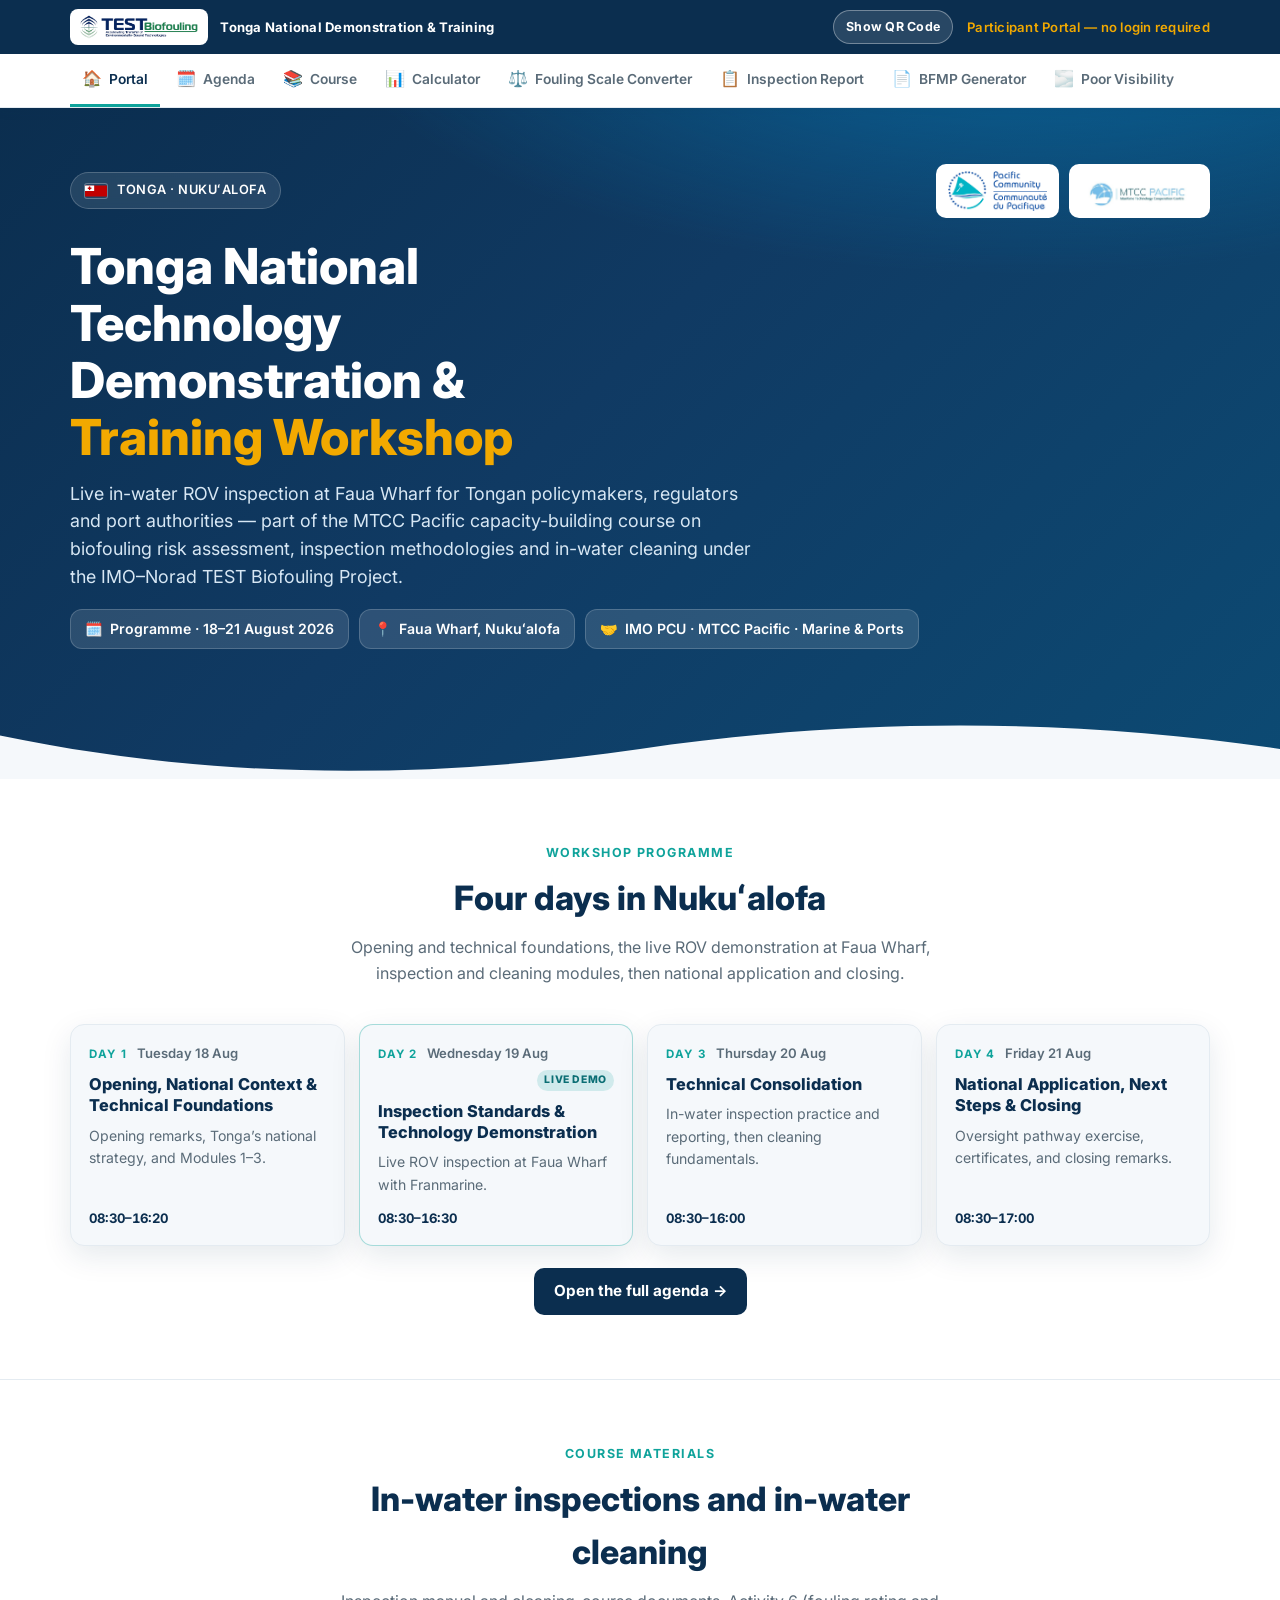
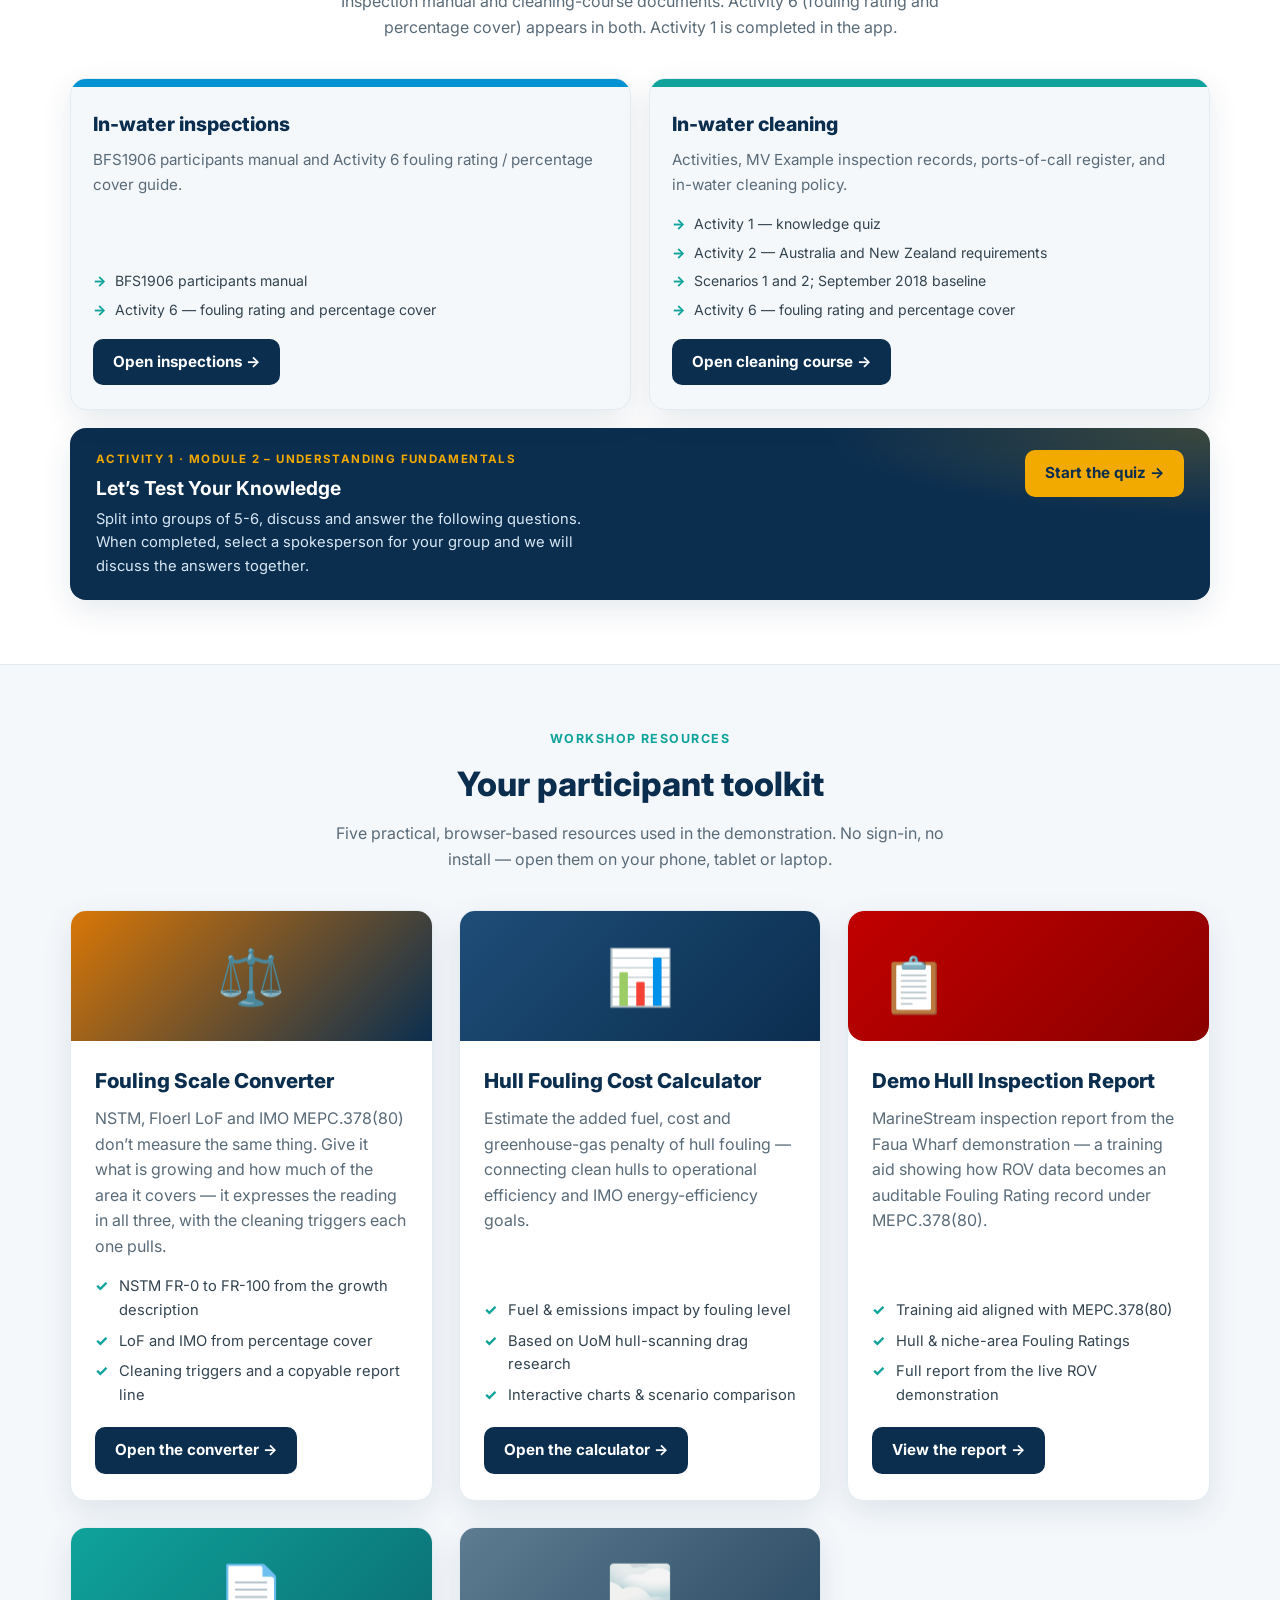
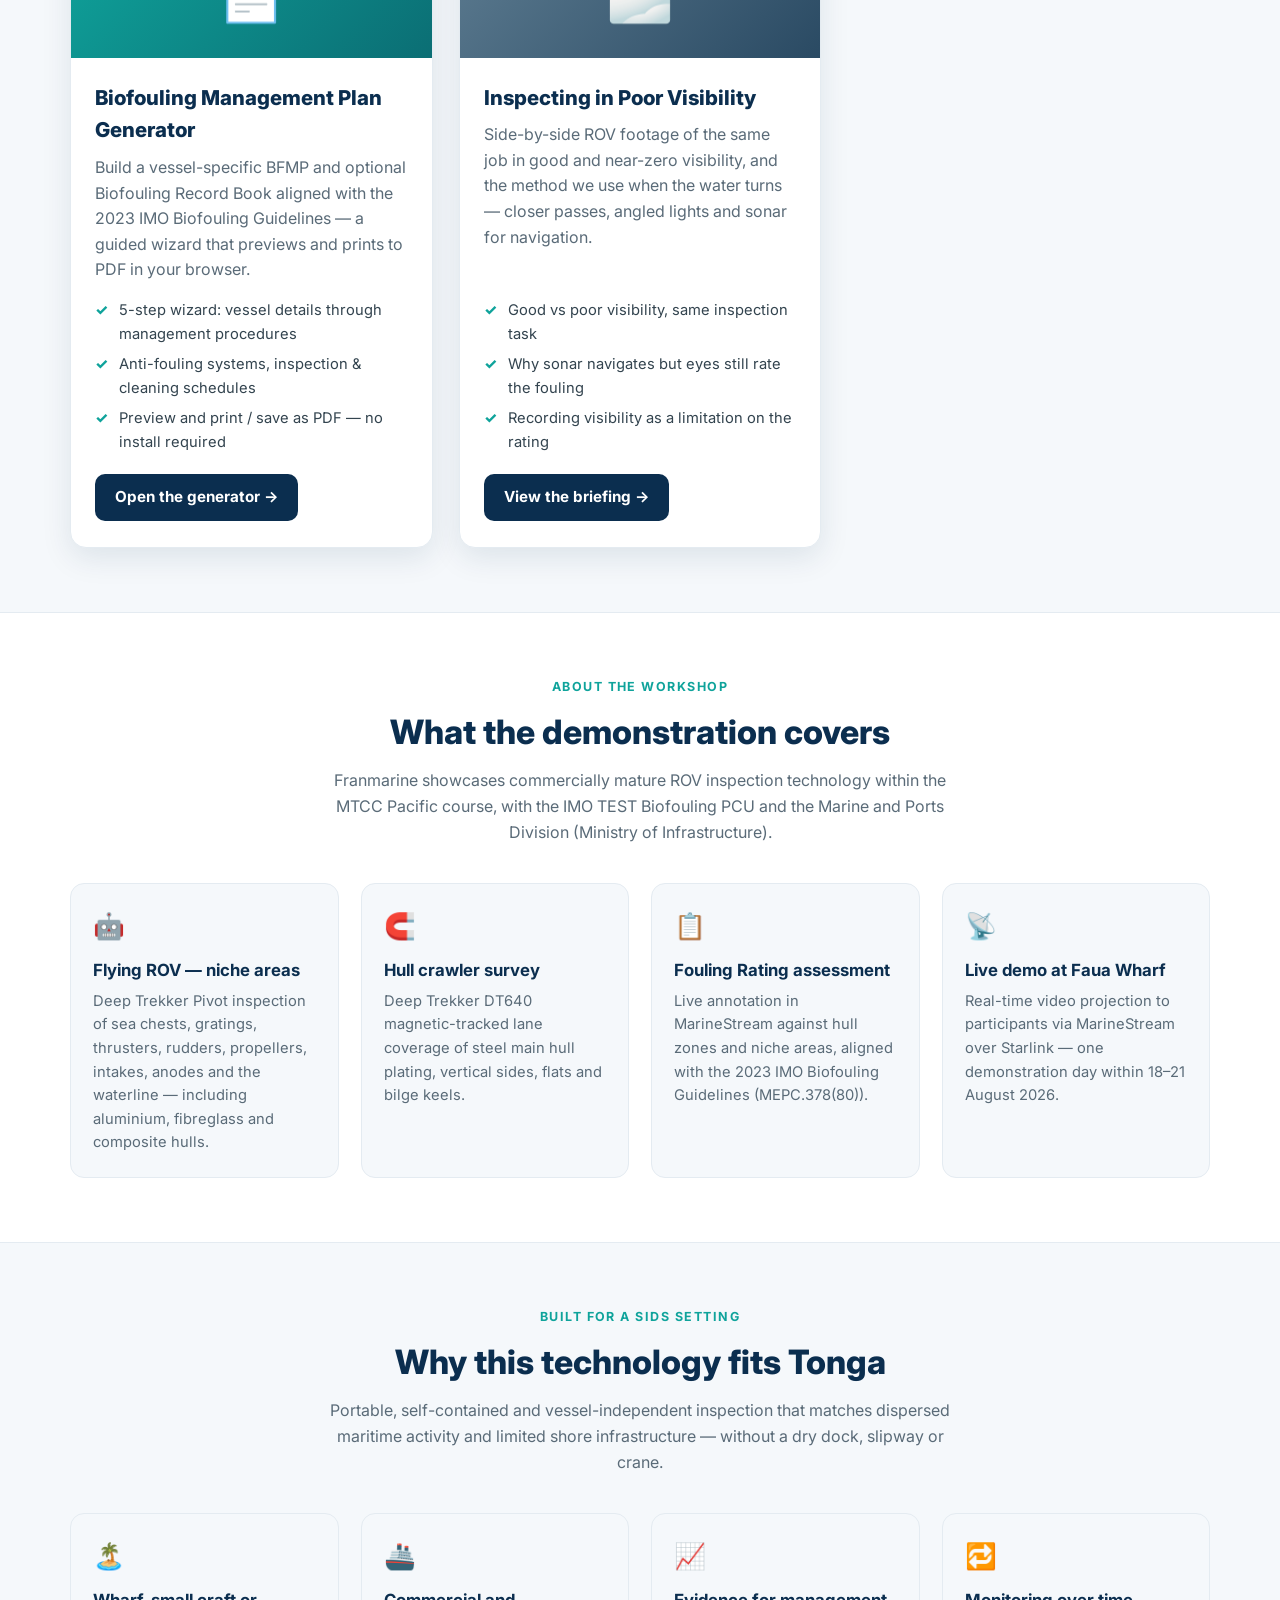
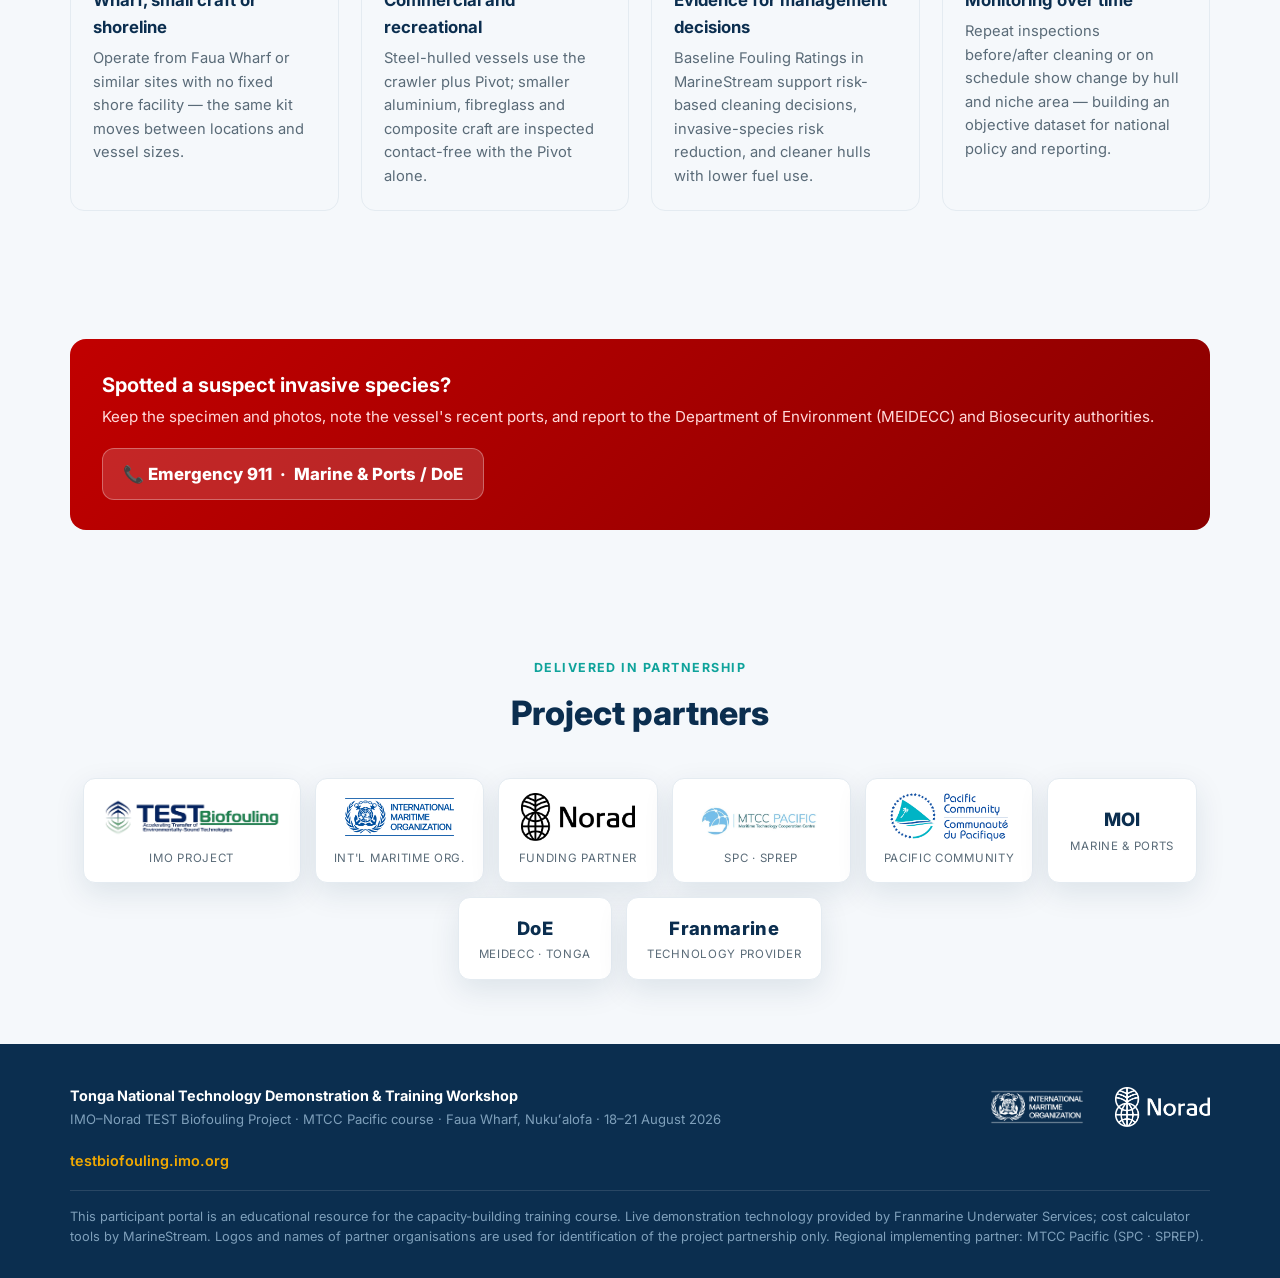
<file: index.html>
<!DOCTYPE html>
<html lang="en">
<head>
    <meta charset="UTF-8">
    <meta name="viewport" content="width=device-width, initial-scale=1.0">
    <title>Participant Portal | Tonga National Technology Demonstration &amp; Training Workshop</title>
    <meta name="description" content="Participant portal for the Tonga National Technology Demonstration Pilot under the IMO–Norad TEST Biofouling Project. Faua Wharf, Nukuʻalofa, 18–21 August 2026.">
    <link rel="icon" href="assets/favicon.ico" sizes="any">
    <link rel="icon" type="image/png" sizes="32x32" href="assets/favicon-32.png">
    <link rel="apple-touch-icon" href="assets/apple-touch-icon.png">
    <link href="https://fonts.googleapis.com/css2?family=Inter:wght@400;500;600;700;800&display=swap" rel="stylesheet">
    <link rel="stylesheet" href="assets/portal.css">
    <style>
        * { box-sizing: border-box; margin: 0; padding: 0; }
        html { scroll-behavior: smooth; }
        body {
            font-family: 'Inter', -apple-system, BlinkMacSystemFont, 'Segoe UI', Roboto, sans-serif;
            color: var(--ink);
            background: var(--bg);
            line-height: 1.6;
            -webkit-font-smoothing: antialiased;
        }
        .container { width: min(1140px, 92vw); margin: 0 auto; }
        a { color: inherit; }

        /* ===== Section ===== */
        section { padding: 64px 0; }
        .section-head { text-align: center; max-width: 62ch; margin: 0 auto 38px; }
        .section-head .kicker {
            color: var(--teal); font-weight: 700; letter-spacing: .12em;
            text-transform: uppercase; font-size: .78rem;
        }
        .section-head h2 { font-size: clamp(1.5rem, 3vw, 2.1rem); font-weight: 800; margin: 8px 0 10px; color: var(--imo-navy); }
        .section-head p { color: var(--muted); }

        /* ===== Tool cards ===== */
        .tools { display: grid; grid-template-columns: repeat(auto-fit, minmax(300px, 1fr)); gap: 26px; }
        .tool {
            position: relative; display: flex; flex-direction: column;
            background: var(--white); border: 1px solid var(--line);
            border-radius: var(--radius); overflow: hidden;
            box-shadow: var(--shadow); transition: transform .18s ease, box-shadow .18s ease;
            text-decoration: none; color: inherit;
        }
        .tool:hover { transform: translateY(-6px); box-shadow: var(--shadow-lg); }
        .tool-banner { height: 130px; display: flex; align-items: center; justify-content: center; font-size: 3.4rem; }
        .tool-banner.calc  { background: linear-gradient(135deg, #1E4D78, #0b2e4f); }
        .tool-banner.scale { background: linear-gradient(135deg, #d97706, #0b2e4f); }
        .tool-banner.report { background: linear-gradient(135deg, var(--maroon), #8a0000); }
        .tool-banner.bfmp   { background: linear-gradient(135deg, #0fa39b, #0b6e74); }
        .tool-banner.vis    { background: linear-gradient(135deg, #5d7c91, #2a4a63); }
        .tool-body { padding: 24px 24px 26px; flex: 1; display: flex; flex-direction: column; }
        .tool-body h3 { font-size: 1.28rem; font-weight: 800; color: var(--imo-navy); }
        .tool-body .lede { color: var(--muted); margin: 8px 0 16px; flex: 1; }
        .tool-body ul { list-style: none; margin: 0 0 20px; display: grid; gap: 7px; }
        .tool-body li { position: relative; padding-left: 24px; font-size: .92rem; color: #33444f; }
        .tool-body li::before { content: "✓"; position: absolute; left: 0; color: var(--teal); font-weight: 800; }
        .tool-cta {
            display: inline-flex; align-items: center; gap: 9px; align-self: flex-start;
            background: var(--imo-navy); color: #fff; font-weight: 700;
            padding: 11px 20px; border-radius: 10px; font-size: .95rem;
            text-decoration: none;
            transition: background .15s ease, gap .15s ease;
        }
        .tool:hover .tool-cta { background: var(--un-blue); gap: 13px; }

        /* ===== Course pack (two tracks) ===== */
        .course-home { background: var(--white); border-bottom: 1px solid var(--line); }
        .tracks {
            display: grid;
            grid-template-columns: 1fr 1fr;
            gap: 18px;
        }
        .track-card {
            display: flex; flex-direction: column;
            background: var(--bg); border: 1px solid var(--line);
            border-radius: var(--radius); overflow: hidden;
            text-decoration: none; color: inherit;
            box-shadow: var(--shadow); transition: transform .18s ease, box-shadow .18s ease;
        }
        .track-card:hover { transform: translateY(-5px); box-shadow: var(--shadow-lg); }
        .track-card .tc-banner {
            height: 8px;
        }
        .track-card.cleaning .tc-banner { background: var(--teal); }
        .track-card.inspection .tc-banner { background: var(--un-blue); }
        .track-card .tc-body { padding: 22px 22px 24px; flex: 1; display: flex; flex-direction: column; }
        .track-card .tc-kicker {
            font-size: .72rem; font-weight: 700; letter-spacing: .12em;
            text-transform: uppercase; color: var(--teal); margin-bottom: 6px;
        }
        .track-card.inspection .tc-kicker { color: var(--un-blue); }
        .track-card h3 { font-size: 1.22rem; font-weight: 800; color: var(--imo-navy); }
        .track-card p { color: var(--muted); margin: 8px 0 16px; flex: 1; font-size: .95rem; }
        .track-card ul { list-style: none; margin: 0 0 18px; display: grid; gap: 6px; }
        .track-card li { position: relative; padding-left: 22px; font-size: .88rem; color: #33444f; }
        .track-card li::before { content: "→"; position: absolute; left: 0; color: var(--teal); font-weight: 800; }
        .quiz-home {
            margin-top: 18px;
            display: flex; flex-wrap: wrap; align-items: center; justify-content: space-between; gap: 16px;
            background:
                radial-gradient(700px 160px at 100% 0%, rgba(242, 169, 0, .22), transparent 55%),
                var(--imo-navy);
            color: #fff; border-radius: var(--radius); padding: 22px 26px;
            text-decoration: none;
            box-shadow: var(--shadow);
            transition: transform .18s ease, box-shadow .18s ease;
        }
        .quiz-home:hover { transform: translateY(-3px); box-shadow: var(--shadow-lg); }
        .quiz-home .qh-kicker {
            font-size: .72rem; font-weight: 700; letter-spacing: .12em;
            text-transform: uppercase; color: var(--gold);
        }
        .quiz-home h3 { font-size: 1.2rem; margin: 4px 0 4px; color: #fff; }
        .quiz-home p { color: #d7e7f4; font-size: .92rem; max-width: 54ch; }
        .quiz-home .tool-cta { background: var(--gold); color: var(--imo-navy); }
        .quiz-home:hover .tool-cta { background: #ffc53d; gap: 13px; }

        @media (max-width: 720px) {
            .tracks { grid-template-columns: 1fr; }
        }

        /* ===== Workshop info ===== */
        .info { background: var(--white); border-top: 1px solid var(--line); border-bottom: 1px solid var(--line); }
        .info-grid { display: grid; grid-template-columns: repeat(auto-fit, minmax(230px, 1fr)); gap: 22px; }
        .info-card { background: var(--bg); border: 1px solid var(--line); border-radius: 14px; padding: 22px; }
        .info-card .ic { font-size: 1.6rem; }
        .info-card h4 { margin: 10px 0 6px; color: var(--imo-navy); font-size: 1.05rem; }
        .info-card p { color: var(--muted); font-size: .92rem; }

        /* ===== Report banner ===== */
        .report {
            background: linear-gradient(135deg, var(--maroon), #8a0000);
            color: #fff; border-radius: var(--radius); padding: 30px 32px;
            display: flex; flex-wrap: wrap; align-items: center; justify-content: space-between; gap: 18px;
        }
        .report h3 { font-size: 1.25rem; margin-bottom: 4px; }
        .report p { color: #ffd9d9; font-size: .95rem; }
        .report .num {
            background: rgba(255,255,255,.15); border: 1px solid rgba(255,255,255,.3);
            padding: 12px 20px; border-radius: 12px; font-weight: 800; font-size: 1.05rem; white-space: nowrap;
        }

        /* ===== Partners ===== */
        .partners { text-align: center; }
        .partner-row { display: flex; flex-wrap: wrap; justify-content: center; gap: 14px; margin-top: 6px; }
        .partner {
            display: flex; flex-direction: column; gap: 2px; align-items: center; justify-content: center;
            min-width: 150px; padding: 16px 20px;
            background: var(--white); border: 1px solid var(--line); border-radius: 12px; box-shadow: var(--shadow);
        }
        .partner .mark { font-weight: 800; font-size: 1.15rem; color: var(--imo-navy); letter-spacing: .02em; }
        .partner .sub { font-size: .72rem; color: var(--muted); text-transform: uppercase; letter-spacing: .06em; }

        /* ===== Footer ===== */
        footer { background: var(--imo-navy); color: #b9d0e2; padding: 40px 0 30px; font-size: .9rem; }
        footer .container { display: grid; gap: 18px; }
        footer .f-top { display: flex; flex-wrap: wrap; justify-content: space-between; gap: 16px; align-items: center; }
        footer strong { color: #fff; }
        footer .muted { color: #7fa0bb; font-size: .82rem; }
        footer a.link { color: var(--gold); text-decoration: none; font-weight: 600; }
        .disclaimer { border-top: 1px solid rgba(255,255,255,.12); padding-top: 16px; color: #7fa0bb; font-size: .8rem; }

        @media (max-width: 640px) {
            .report { flex-direction: column; align-items: flex-start; }
        }
    </style>
</head>
<body>

    <div id="portal-chrome" data-active="portal" data-base=""></div>

    <header class="portal-page-hero portal-page-hero--home">
        <div class="container">
            <div class="hero-top">
                <span class="eyebrow">
                    <img class="flag" src="assets/to_flag.svg" alt="Flag of Tonga">
                    Tonga · Nukuʻalofa
                </span>
                <div class="hero-lockup" aria-label="Implementing partners">
                    <img src="assets/logo-spc.png" alt="Pacific Community — Communauté du Pacifique">
                    <img src="assets/logo-mtcc-pacific.png" alt="MTCC Pacific — Maritime Technology Cooperation Centre">
                </div>
            </div>
            <h1>Tonga National Technology Demonstration &amp; <span class="accent">Training Workshop</span></h1>
            <p class="hero-sub">Live in-water ROV inspection at Faua Wharf for Tongan policymakers, regulators and port authorities — part of the MTCC Pacific capacity-building course on biofouling risk assessment, inspection methodologies and in-water cleaning under the IMO–Norad TEST Biofouling Project.</p>
            <div class="hero-meta">
                <a class="meta-chip" href="agenda/index.html"><span class="ic">🗓️</span> Programme · 18–21 August 2026</a>
                <span class="meta-chip"><span class="ic">📍</span> Faua Wharf, Nukuʻalofa</span>
                <span class="meta-chip"><span class="ic">🤝</span> IMO PCU · MTCC Pacific · Marine &amp; Ports</span>
            </div>
        </div>
        <svg class="hero-wave" viewBox="0 0 1440 90" preserveAspectRatio="none" aria-hidden="true">
            <path fill="#f5f8fb" d="M0,40 C240,90 480,90 720,55 C960,20 1200,20 1440,55 L1440,90 L0,90 Z"></path>
        </svg>
    </header>

    <!-- Workshop programme -->
    <section class="agenda-home" id="agenda">
        <div class="container">
            <div class="section-head">
                <div class="kicker">Workshop programme</div>
                <h2>Four days in Nukuʻalofa</h2>
                <p>Opening and technical foundations, the live ROV demonstration at Faua Wharf, inspection and cleaning modules, then national application and closing.</p>
            </div>
            <div id="agenda-preview" data-base=""></div>
            <div class="agenda-home-cta">
                <a class="tool-cta" href="agenda/index.html">Open the full agenda →</a>
            </div>
        </div>
    </section>

    <!-- Course materials -->
    <section class="course-home" id="course">
        <div class="container">
            <div class="section-head">
                <div class="kicker">Course materials</div>
                <h2>In-water inspections and in-water cleaning</h2>
                <p>Inspection manual and cleaning-course documents. Activity 6 (fouling rating and percentage cover) appears in both. Activity 1 is completed in the app.</p>
            </div>
            <div class="tracks">
                <a class="track-card inspection" href="course/index.html?track=inspection">
                    <div class="tc-banner"></div>
                    <div class="tc-body">
                        <h3>In-water inspections</h3>
                        <p>BFS1906 participants manual and Activity 6 fouling rating / percentage cover guide.</p>
                        <ul>
                            <li>BFS1906 participants manual</li>
                            <li>Activity 6 — fouling rating and percentage cover</li>
                        </ul>
                        <span class="tool-cta">Open inspections →</span>
                    </div>
                </a>
                <a class="track-card cleaning" href="course/index.html?track=cleaning">
                    <div class="tc-banner"></div>
                    <div class="tc-body">
                        <h3>In-water cleaning</h3>
                        <p>Activities, MV Example inspection records, ports-of-call register, and in-water cleaning policy.</p>
                        <ul>
                            <li>Activity 1 — knowledge quiz</li>
                            <li>Activity 2 — Australia and New Zealand requirements</li>
                            <li>Scenarios 1 and 2; September 2018 baseline</li>
                            <li>Activity 6 — fouling rating and percentage cover</li>
                        </ul>
                        <span class="tool-cta">Open cleaning course →</span>
                    </div>
                </a>
            </div>
            <a class="quiz-home" href="course/quiz.html">
                <div>
                    <div class="qh-kicker">Activity 1 · Module 2 – Understanding Fundamentals</div>
                    <h3>Let’s Test Your Knowledge</h3>
                    <p>Split into groups of 5-6, discuss and answer the following questions. When completed, select a spokesperson for your group and we will discuss the answers together.</p>
                </div>
                <span class="tool-cta">Start the quiz →</span>
            </a>
        </div>
    </section>

    <!-- Tools -->
    <section id="tools">
        <div class="container">
            <div class="section-head">
                <div class="kicker">Workshop Resources</div>
                <h2>Your participant toolkit</h2>
                <p>Five practical, browser-based resources used in the demonstration. No sign-in, no install — open them on your phone, tablet or laptop.</p>
            </div>
            <div class="tools">
                <a class="tool" href="converter/index.html">
                    <div class="tool-banner scale">⚖️</div>
                    <div class="tool-body">
                        <h3>Fouling Scale Converter</h3>
                        <p class="lede">NSTM, Floerl LoF and IMO MEPC.378(80) don’t measure the same thing. Give it what is growing and how much of the area it covers — it expresses the reading in all three, with the cleaning triggers each one pulls.</p>
                        <ul>
                            <li>NSTM FR-0 to FR-100 from the growth description</li>
                            <li>LoF and IMO from percentage cover</li>
                            <li>Cleaning triggers and a copyable report line</li>
                        </ul>
                        <span class="tool-cta">Open the converter →</span>
                    </div>
                </a>
                <a class="tool" href="calculator/index.html">
                    <div class="tool-banner calc">📊</div>
                    <div class="tool-body">
                        <h3>Hull Fouling Cost Calculator</h3>
                        <p class="lede">Estimate the added fuel, cost and greenhouse-gas penalty of hull fouling — connecting clean hulls to operational efficiency and IMO energy-efficiency goals.</p>
                        <ul>
                            <li>Fuel &amp; emissions impact by fouling level</li>
                            <li>Based on UoM hull-scanning drag research</li>
                            <li>Interactive charts &amp; scenario comparison</li>
                        </ul>
                        <span class="tool-cta">Open the calculator →</span>
                    </div>
                </a>
                <a class="tool" href="report/index.html">
                    <div class="tool-banner report">📋</div>
                    <div class="tool-body">
                        <h3>Demo Hull Inspection Report</h3>
                        <p class="lede">MarineStream inspection report from the Faua Wharf demonstration — a training aid showing how ROV data becomes an auditable Fouling Rating record under MEPC.378(80).</p>
                        <ul>
                            <li>Training aid aligned with MEPC.378(80)</li>
                            <li>Hull &amp; niche-area Fouling Ratings</li>
                            <li>Full report from the live ROV demonstration</li>
                        </ul>
                        <span class="tool-cta">View the report →</span>
                    </div>
                </a>
                <a class="tool" href="bfmp/index.html">
                    <div class="tool-banner bfmp">📄</div>
                    <div class="tool-body">
                        <h3>Biofouling Management Plan Generator</h3>
                        <p class="lede">Build a vessel-specific BFMP and optional Biofouling Record Book aligned with the 2023 IMO Biofouling Guidelines — a guided wizard that previews and prints to PDF in your browser.</p>
                        <ul>
                            <li>5-step wizard: vessel details through management procedures</li>
                            <li>Anti-fouling systems, inspection &amp; cleaning schedules</li>
                            <li>Preview and print / save as PDF — no install required</li>
                        </ul>
                        <span class="tool-cta">Open the generator →</span>
                    </div>
                </a>
                <a class="tool" href="visibility/index.html">
                    <div class="tool-banner vis">🌫️</div>
                    <div class="tool-body">
                        <h3>Inspecting in Poor Visibility</h3>
                        <p class="lede">Side-by-side ROV footage of the same job in good and near-zero visibility, and the method we use when the water turns — closer passes, angled lights and sonar for navigation.</p>
                        <ul>
                            <li>Good vs poor visibility, same inspection task</li>
                            <li>Why sonar navigates but eyes still rate the fouling</li>
                            <li>Recording visibility as a limitation on the rating</li>
                        </ul>
                        <span class="tool-cta">View the briefing →</span>
                    </div>
                </a>
            </div>
        </div>
    </section>

    <!-- Workshop info -->
    <section class="info">
        <div class="container">
            <div class="section-head">
                <div class="kicker">About the Workshop</div>
                <h2>What the demonstration covers</h2>
                <p>Franmarine showcases commercially mature ROV inspection technology within the MTCC Pacific course, with the IMO TEST Biofouling PCU and the Marine and Ports Division (Ministry of Infrastructure).</p>
            </div>
            <div class="info-grid">
                <div class="info-card">
                    <div class="ic">🤖</div>
                    <h4>Flying ROV — niche areas</h4>
                    <p>Deep Trekker Pivot inspection of sea chests, gratings, thrusters, rudders, propellers, intakes, anodes and the waterline — including aluminium, fibreglass and composite hulls.</p>
                </div>
                <div class="info-card">
                    <div class="ic">🧲</div>
                    <h4>Hull crawler survey</h4>
                    <p>Deep Trekker DT640 magnetic-tracked lane coverage of steel main hull plating, vertical sides, flats and bilge keels.</p>
                </div>
                <div class="info-card">
                    <div class="ic">📋</div>
                    <h4>Fouling Rating assessment</h4>
                    <p>Live annotation in MarineStream against hull zones and niche areas, aligned with the 2023 IMO Biofouling Guidelines (MEPC.378(80)).</p>
                </div>
                <div class="info-card">
                    <div class="ic">📡</div>
                    <h4>Live demo at Faua Wharf</h4>
                    <p>Real-time video projection to participants via MarineStream over Starlink — one demonstration day within 18–21 August 2026.</p>
                </div>
            </div>
        </div>
    </section>

    <!-- Why it fits Tonga -->
    <section>
        <div class="container">
            <div class="section-head">
                <div class="kicker">Built for a SIDS setting</div>
                <h2>Why this technology fits Tonga</h2>
                <p>Portable, self-contained and vessel-independent inspection that matches dispersed maritime activity and limited shore infrastructure — without a dry dock, slipway or crane.</p>
            </div>
            <div class="info-grid">
                <div class="info-card">
                    <div class="ic">🏝️</div>
                    <h4>Wharf, small craft or shoreline</h4>
                    <p>Operate from Faua Wharf or similar sites with no fixed shore facility — the same kit moves between locations and vessel sizes.</p>
                </div>
                <div class="info-card">
                    <div class="ic">🚢</div>
                    <h4>Commercial and recreational</h4>
                    <p>Steel-hulled vessels use the crawler plus Pivot; smaller aluminium, fibreglass and composite craft are inspected contact-free with the Pivot alone.</p>
                </div>
                <div class="info-card">
                    <div class="ic">📈</div>
                    <h4>Evidence for management decisions</h4>
                    <p>Baseline Fouling Ratings in MarineStream support risk-based cleaning decisions, invasive-species risk reduction, and cleaner hulls with lower fuel use.</p>
                </div>
                <div class="info-card">
                    <div class="ic">🔁</div>
                    <h4>Monitoring over time</h4>
                    <p>Repeat inspections before/after cleaning or on schedule show change by hull and niche area — building an objective dataset for national policy and reporting.</p>
                </div>
            </div>
        </div>
    </section>

    <!-- Report banner -->
    <section>
        <div class="container">
            <div class="report">
                <div>
                    <h3>Spotted a suspect invasive species?</h3>
                    <p>Keep the specimen and photos, note the vessel's recent ports, and report to the Department of Environment (MEIDECC) and Biosecurity authorities.</p>
                </div>
                <div class="num">📞 Emergency 911 &nbsp;·&nbsp; Marine &amp; Ports / DoE</div>
            </div>
        </div>
    </section>

    <!-- Partners -->
    <section class="partners">
        <div class="container">
            <div class="section-head">
                <div class="kicker">Delivered in partnership</div>
                <h2>Project partners</h2>
            </div>
            <div class="partner-row partner-logos">
                <div class="partner partner-logo">
                    <img src="assets/logo-test-biofouling.png" alt="TEST Biofouling">
                    <span class="sub">IMO Project</span>
                </div>
                <div class="partner partner-logo">
                    <img src="assets/logo-imo.png" alt="International Maritime Organization">
                    <span class="sub">Int'l Maritime Org.</span>
                </div>
                <div class="partner partner-logo">
                    <img src="assets/logo-norad.png" alt="Norad">
                    <span class="sub">Funding Partner</span>
                </div>
                <div class="partner partner-logo">
                    <img src="assets/logo-mtcc-pacific.png" alt="MTCC Pacific">
                    <span class="sub">SPC · SPREP</span>
                </div>
                <div class="partner partner-logo">
                    <img src="assets/logo-spc.png" alt="Pacific Community">
                    <span class="sub">Pacific Community</span>
                </div>
                <div class="partner"><span class="mark">MOI</span><span class="sub">Marine &amp; Ports</span></div>
                <div class="partner"><span class="mark">DoE</span><span class="sub">MEIDECC · Tonga</span></div>
                <div class="partner"><span class="mark">Franmarine</span><span class="sub">Technology Provider</span></div>
            </div>
        </div>
    </section>

    <!-- Footer -->
    <footer>
        <div class="container">
            <div class="f-top">
                <div>
                    <strong>Tonga National Technology Demonstration &amp; Training Workshop</strong><br>
                    <span class="muted">IMO–Norad TEST Biofouling Project · MTCC Pacific course · Faua Wharf, Nukuʻalofa · 18–21 August 2026</span>
                </div>
                <div class="footer-logos">
                    <img src="assets/logo-imo-white.png" alt="International Maritime Organization">
                    <img src="assets/logo-norad-white.png" alt="Norad">
                </div>
            </div>
            <div>
                <a class="link" href="https://testbiofouling.imo.org/" target="_blank" rel="noopener">testbiofouling.imo.org</a>
            </div>
            <div class="disclaimer">
                This participant portal is an educational resource for the capacity-building training course. Live demonstration technology provided by Franmarine Underwater Services; cost calculator tools by MarineStream. Logos and names of partner organisations are used for identification of the project partnership only. Regional implementing partner: MTCC Pacific (SPC · SPREP).
            </div>
        </div>
    </footer>

    <script src="assets/portal-nav.js"></script>
    <script src="assets/workshop-agenda.js"></script>
</body>
</html>
</file>
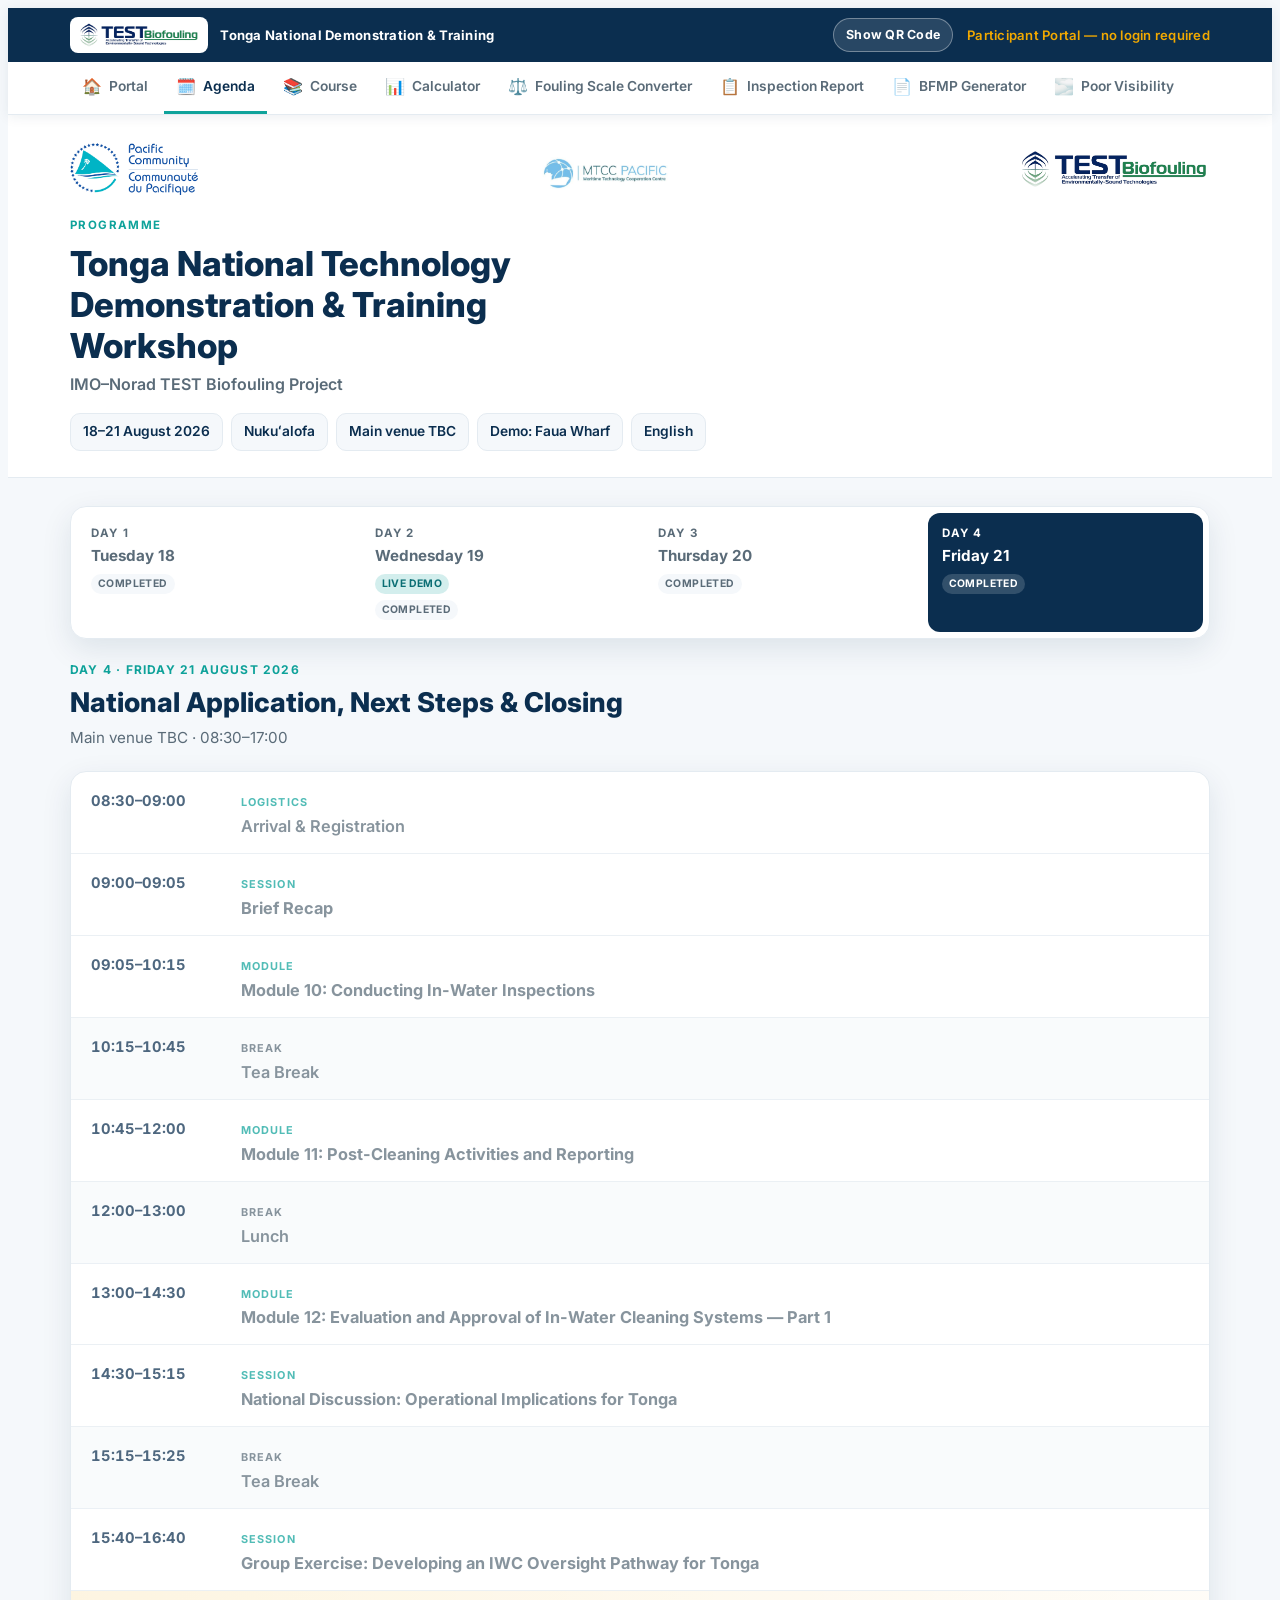
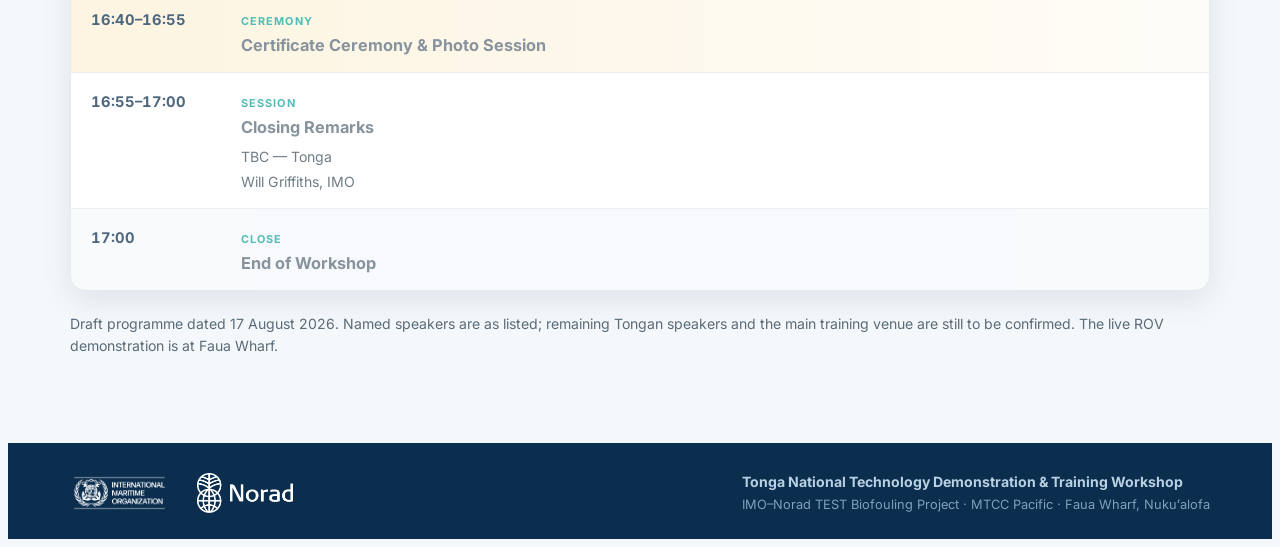
<file: agenda/index.html>
<!DOCTYPE html>
<html lang="en">
<head>
    <meta charset="UTF-8">
    <meta name="viewport" content="width=device-width, initial-scale=1.0">
    <title>Workshop Agenda | Tonga National Technology Demonstration &amp; Training Workshop</title>
    <meta name="description" content="Four-day programme for the Tonga National Technology Demonstration &amp; Training Workshop, 18–21 August 2026, Nukuʻalofa. IMO–Norad TEST Biofouling Project.">
    <link rel="icon" href="../assets/favicon.ico" sizes="any">
    <link rel="icon" type="image/png" sizes="32x32" href="../assets/favicon-32.png">
    <link rel="apple-touch-icon" href="../assets/apple-touch-icon.png">
    <link href="https://fonts.googleapis.com/css2?family=Inter:wght@400;500;600;700;800&display=swap" rel="stylesheet">
    <link rel="stylesheet" href="../assets/portal.css">
    <link rel="stylesheet" href="agenda.css">
</head>
<body class="agenda-page">

    <div id="portal-chrome" data-active="agenda" data-base="../"></div>

    <header class="agenda-masthead">
        <div class="container">
            <div class="agenda-lockup" aria-label="Programme partners">
                <img src="../assets/logo-spc.png" alt="Pacific Community — Communauté du Pacifique">
                <img src="../assets/logo-mtcc-pacific.png" alt="MTCC Pacific — Maritime Technology Cooperation Centre">
                <img class="logo-test" src="../assets/logo-test-biofouling.png" alt="TEST Biofouling — Accelerating Transfer of Environmentally-Sound Technologies">
            </div>
            <div class="kicker">Programme</div>
            <h1>Tonga National Technology Demonstration &amp; Training Workshop</h1>
            <p class="project">IMO–Norad TEST Biofouling Project</p>
            <div class="agenda-meta">
                <span>18–21 August 2026</span>
                <span>Nukuʻalofa</span>
                <span>Main venue TBC</span>
                <span>Demo: Faua Wharf</span>
                <span>English</span>
            </div>
        </div>
    </header>

    <main class="agenda-main">
        <div class="container">
            <div id="agenda-app"></div>
            <p class="agenda-note">Draft programme dated 17 August 2026. Named speakers are as listed; remaining Tongan speakers and the main training venue are still to be confirmed. The live ROV demonstration is at Faua Wharf.</p>
        </div>
    </main>

    <footer class="agenda-foot">
        <div class="container">
            <div class="foot-row">
                <div class="footer-logos">
                    <img src="../assets/logo-imo-white.png" alt="International Maritime Organization">
                    <img src="../assets/logo-norad-white.png" alt="Norad">
                </div>
                <div>
                    <strong>Tonga National Technology Demonstration &amp; Training Workshop</strong><br>
                    <span class="muted">IMO–Norad TEST Biofouling Project · MTCC Pacific · Faua Wharf, Nukuʻalofa</span>
                </div>
            </div>
        </div>
    </footer>

    <script src="../assets/portal-nav.js"></script>
    <script src="../assets/workshop-agenda.js"></script>
</body>
</html>
</file>
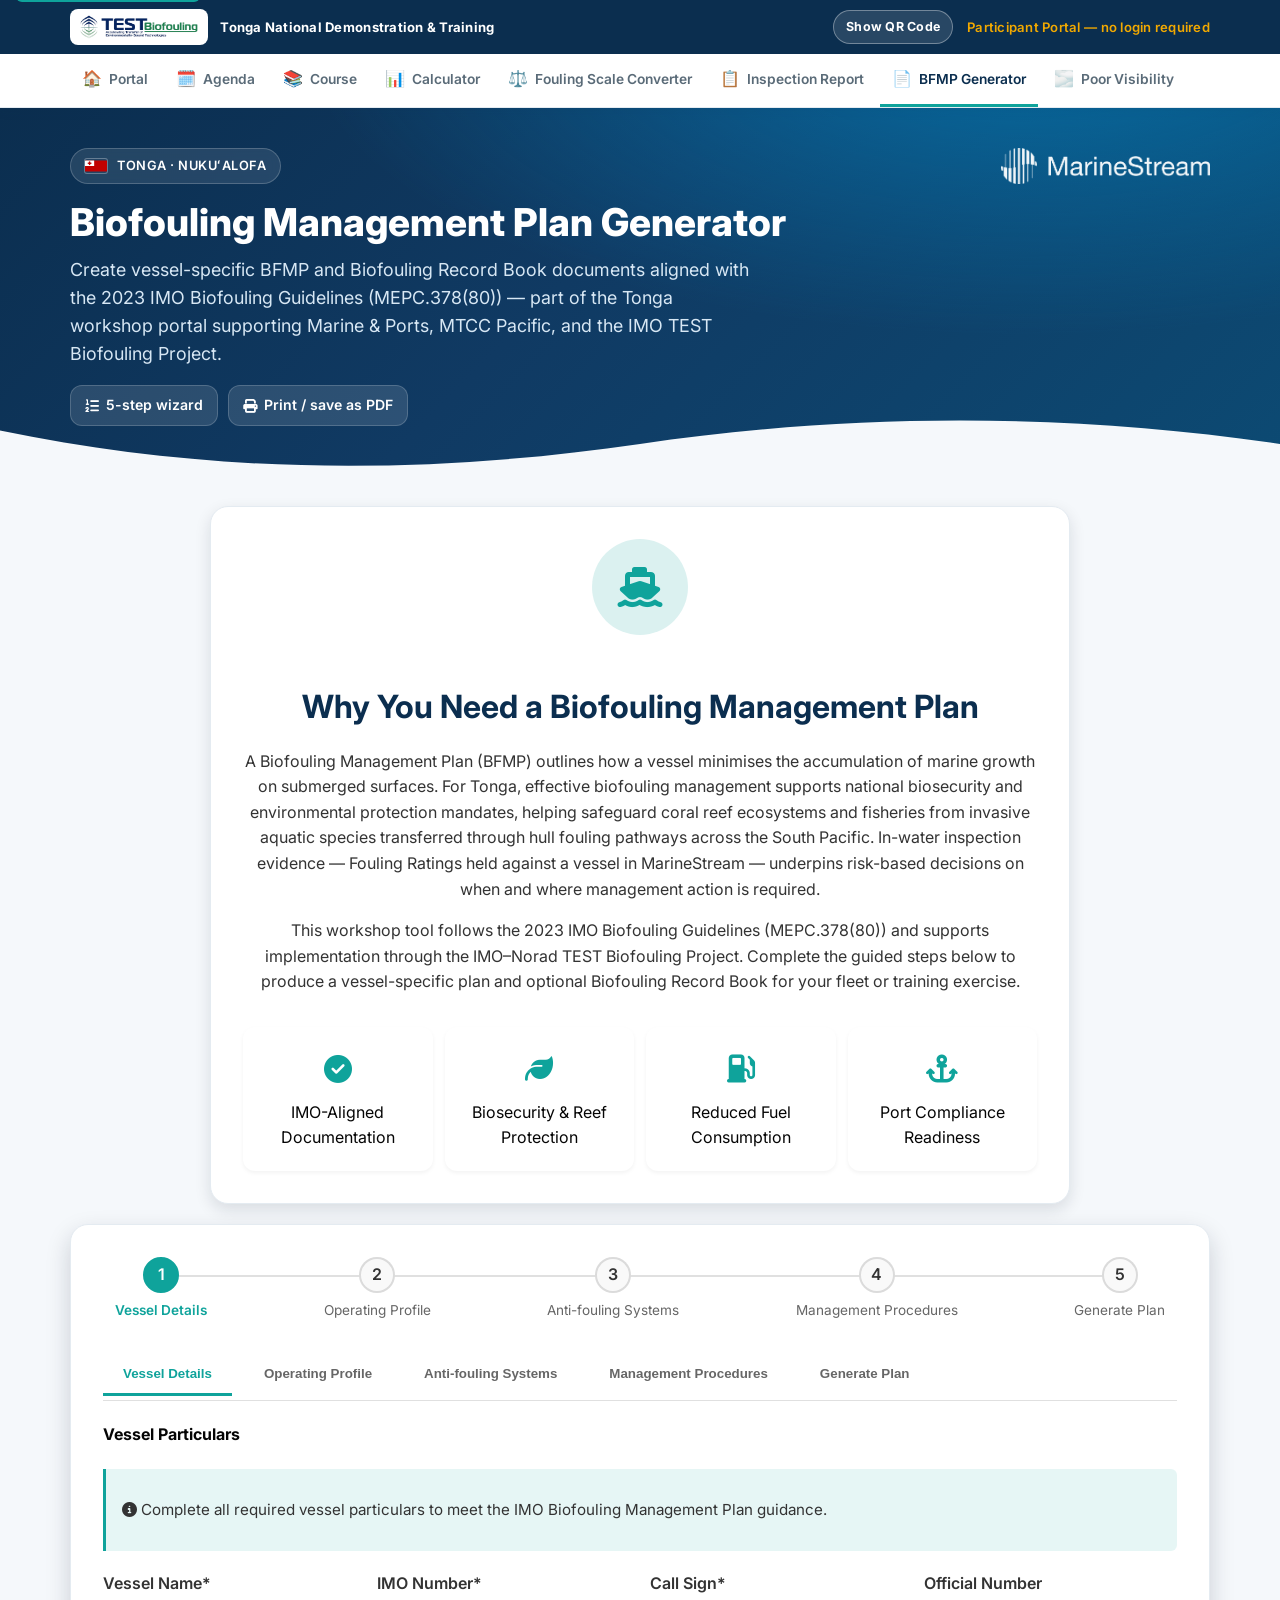
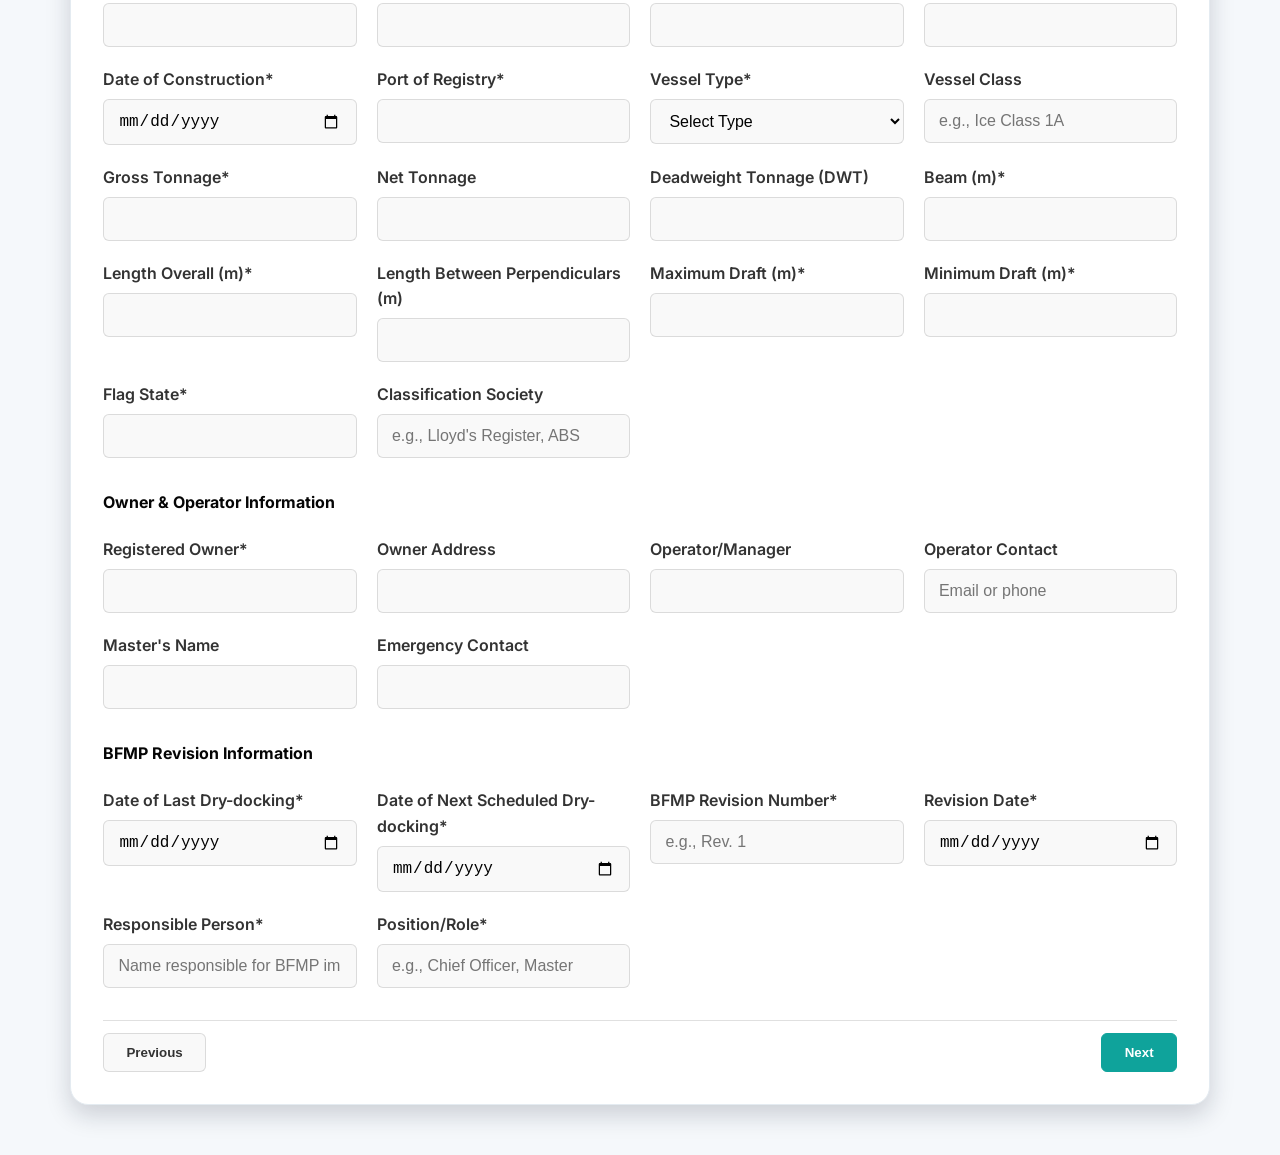
<file: bfmp/index.html>
<!DOCTYPE html>
<html lang="en">

<head>
    <meta charset="UTF-8">
    <meta name="viewport" content="width=device-width, initial-scale=1.0">
    <title>BFMP Generator | Tonga Workshop Portal</title>
    <link rel="icon" href="../assets/favicon.ico" sizes="any">
    <link rel="icon" type="image/png" sizes="32x32" href="../assets/favicon-32.png">
    <link rel="apple-touch-icon" href="../assets/apple-touch-icon.png">
    <link rel="preconnect" href="https://fonts.googleapis.com">
    <link rel="preconnect" href="https://fonts.gstatic.com" crossorigin>
    <link href="https://fonts.googleapis.com/css2?family=Inter:wght@400;500;600;700&display=swap" rel="stylesheet">
    <link rel="stylesheet" href="https://cdnjs.cloudflare.com/ajax/libs/font-awesome/6.4.0/css/all.min.css">
    <link rel="stylesheet" href="../assets/portal.css">
    <link rel="stylesheet" href="bfmp.css">
</head>

<body class="bfmp-page">
    <a class="skip-link" href="#main-content">Skip to main content</a>

    <div id="portal-chrome" data-active="bfmp" data-base="../"></div>

    <header class="portal-page-hero bfmp-hero">
        <div class="container">
            <div class="hero-top">
                <span class="eyebrow">
                    <img class="flag" src="../assets/to_flag.svg" alt="Flag of Tonga">
                    Tonga · Nukuʻalofa
                </span>
                <a class="ms-brand" href="https://www.marinestream.com.au" target="_blank" rel="noopener noreferrer" title="MarineStream — visit website">
                    <img src="../assets/marinestream_logo_white.png" alt="MarineStream">
                </a>
            </div>
            <h1>Biofouling Management Plan Generator</h1>
            <p class="hero-sub">Create vessel-specific BFMP and Biofouling Record Book documents aligned with the 2023 IMO Biofouling Guidelines (MEPC.378(80)) — part of the Tonga workshop portal supporting Marine &amp; Ports, MTCC Pacific, and the IMO TEST Biofouling Project.</p>
            <div class="hero-meta">
                <span class="meta-chip"><i class="fas fa-list-ol" aria-hidden="true"></i> 5-step wizard</span>
                <span class="meta-chip"><i class="fas fa-print" aria-hidden="true"></i> Print / save as PDF</span>
            </div>
        </div>
        <svg class="hero-wave" viewBox="0 0 1440 90" preserveAspectRatio="none" aria-hidden="true">
            <path fill="#f5f8fb" d="M0,40 C240,90 480,90 720,55 C960,20 1200,20 1440,55 L1440,90 L0,90 Z"></path>
        </svg>
    </header>

    <section class="intro-section" id="about-bfmp">
        <div class="container">
            <div class="intro-content">
                <div class="intro-icon">
                    <i class="fas fa-ship" aria-hidden="true"></i>
                </div>
                <h2>Why You Need a Biofouling Management Plan</h2>
                <p>
                    A Biofouling Management Plan (BFMP) outlines how a vessel minimises the accumulation of marine growth
                    on submerged surfaces. For Tonga, effective biofouling management supports national biosecurity and
                    environmental protection mandates, helping safeguard coral reef ecosystems and fisheries from invasive
                    aquatic species transferred through hull fouling pathways across the South Pacific. In-water inspection
                    evidence — Fouling Ratings held against a vessel in MarineStream — underpins risk-based decisions on
                    when and where management action is required.
                </p>
                <p>
                    This workshop tool follows the 2023 IMO Biofouling Guidelines (MEPC.378(80)) and supports implementation
                    through the IMO–Norad TEST Biofouling Project. Complete the guided
                    steps below to produce a vessel-specific plan and optional Biofouling Record Book for your fleet or
                    training exercise.
                </p>
                <div class="benefits-grid">
                    <div class="benefit-item">
                        <div class="benefit-icon"><i class="fas fa-check-circle"></i></div>
                        <div class="benefit-text">IMO-Aligned Documentation</div>
                    </div>
                    <div class="benefit-item">
                        <div class="benefit-icon"><i class="fas fa-leaf"></i></div>
                        <div class="benefit-text">Biosecurity &amp; Reef Protection</div>
                    </div>
                    <div class="benefit-item">
                        <div class="benefit-icon"><i class="fas fa-gas-pump"></i></div>
                        <div class="benefit-text">Reduced Fuel Consumption</div>
                    </div>
                    <div class="benefit-item">
                        <div class="benefit-icon"><i class="fas fa-anchor"></i></div>
                        <div class="benefit-text">Port Compliance Readiness</div>
                    </div>
                </div>
            </div>
        </div>
    </section>
    <main id="main-content" class="main-content">
        <div class="container">
            <div class="generator-content" id="generator">
                <div class="progress-indicator" aria-hidden="true">
                    <div class="progress-step active" data-step="1">
                        <span class="step-number">1</span>
                        <span class="step-label">Vessel Details</span>
                    </div>
                    <div class="progress-step" data-step="2">
                        <span class="step-number">2</span>
                        <span class="step-label">Operating Profile</span>
                    </div>
                    <div class="progress-step" data-step="3">
                        <span class="step-number">3</span>
                        <span class="step-label">Anti-fouling Systems</span>
                    </div>
                    <div class="progress-step" data-step="4">
                        <span class="step-number">4</span>
                        <span class="step-label">Management Procedures</span>
                    </div>
                    <div class="progress-step" data-step="5">
                        <span class="step-number">5</span>
                        <span class="step-label">Generate Plan</span>
                    </div>
                </div>

                <div class="tabs" role="tablist" aria-label="BFMP steps">
                    <button class="tab-btn active" data-tab="vessel-details" role="tab" aria-controls="vessel-details"
                        aria-selected="true">Vessel Details</button>
                    <button class="tab-btn" data-tab="operating-profile" role="tab" aria-controls="operating-profile"
                        aria-selected="false">Operating Profile</button>
                    <button class="tab-btn" data-tab="anti-fouling" role="tab" aria-controls="anti-fouling"
                        aria-selected="false">Anti-fouling Systems</button>
                    <button class="tab-btn" data-tab="management" role="tab" aria-controls="management"
                        aria-selected="false">Management Procedures</button>
                    <button class="tab-btn" data-tab="generate" role="tab" aria-controls="generate"
                        aria-selected="false">Generate Plan</button>
                </div>

                <div class="tab-content">
                    <div id="vessel-details" class="tab-pane active" role="tabpanel" aria-labelledby="vessel-details-tab">
                        <h4>Vessel Particulars</h4>
                        <div class="info-note">
                            <p><i class="fas fa-info-circle" aria-hidden="true"></i> Complete all required vessel particulars to
                                meet the IMO Biofouling Management Plan guidance.</p>
                        </div>
                        <form class="form-grid">
                            <div class="form-group">
                                <label for="vesselName">Vessel Name*</label>
                                <input type="text" id="vesselName" class="form-control" required>
                            </div>
                            <div class="form-group">
                                <label for="imoNumber">IMO Number*</label>
                                <input type="text" id="imoNumber" class="form-control" required>
                            </div>
                            <div class="form-group">
                                <label for="callSign">Call Sign*</label>
                                <input type="text" id="callSign" class="form-control" required>
                            </div>
                            <div class="form-group">
                                <label for="officialNumber">Official Number</label>
                                <input type="text" id="officialNumber" class="form-control">
                            </div>
                            <div class="form-group">
                                <label for="constructionDate">Date of Construction*</label>
                                <input type="date" id="constructionDate" class="form-control" required>
                            </div>
                            <div class="form-group">
                                <label for="portOfRegistry">Port of Registry*</label>
                                <input type="text" id="portOfRegistry" class="form-control" required>
                            </div>
                            <div class="form-group">
                                <label for="vesselType">Vessel Type*</label>
                                <select id="vesselType" class="form-control" required>
                                    <option value="">Select Type</option>
                                    <option value="Cargo Ship">Cargo Ship</option>
                                    <option value="Tanker">Tanker</option>
                                    <option value="Bulk Carrier">Bulk Carrier</option>
                                    <option value="Container Ship">Container Ship</option>
                                    <option value="Passenger Vessel">Passenger Vessel</option>
                                    <option value="Fishing Vessel">Fishing Vessel</option>
                                    <option value="Tug/Offshore">Tug/Offshore</option>
                                    <option value="Naval Vessel">Naval Vessel</option>
                                    <option value="Research Vessel">Research Vessel</option>
                                    <option value="Other">Other</option>
                                </select>
                            </div>
                            <div class="form-group">
                                <label for="vesselClass">Vessel Class</label>
                                <input type="text" id="vesselClass" class="form-control" placeholder="e.g., Ice Class 1A">
                            </div>
                            <div class="form-group">
                                <label for="grossTonnage">Gross Tonnage*</label>
                                <input type="number" id="grossTonnage" class="form-control" min="0" step="1" required>
                            </div>
                            <div class="form-group">
                                <label for="netTonnage">Net Tonnage</label>
                                <input type="number" id="netTonnage" class="form-control" min="0" step="1">
                            </div>
                            <div class="form-group">
                                <label for="deadweight">Deadweight Tonnage (DWT)</label>
                                <input type="number" id="deadweight" class="form-control" min="0" step="1">
                            </div>
                            <div class="form-group">
                                <label for="beam">Beam (m)*</label>
                                <input type="number" id="beam" class="form-control" min="0" step="0.1" required>
                            </div>
                            <div class="form-group">
                                <label for="length">Length Overall (m)*</label>
                                <input type="number" id="length" class="form-control" min="0" step="0.1" required>
                            </div>
                            <div class="form-group">
                                <label for="lengthBP">Length Between Perpendiculars (m)</label>
                                <input type="number" id="lengthBP" class="form-control" min="0" step="0.1">
                            </div>
                            <div class="form-group">
                                <label for="maxDraft">Maximum Draft (m)*</label>
                                <input type="number" id="maxDraft" class="form-control" min="0" step="0.1" required>
                            </div>
                            <div class="form-group">
                                <label for="minDraft">Minimum Draft (m)*</label>
                                <input type="number" id="minDraft" class="form-control" min="0" step="0.1" required>
                            </div>
                            <div class="form-group">
                                <label for="flag">Flag State*</label>
                                <input type="text" id="flag" class="form-control" required>
                            </div>
                            <div class="form-group">
                                <label for="classificationSociety">Classification Society</label>
                                <input type="text" id="classificationSociety" class="form-control" placeholder="e.g., Lloyd's Register, ABS">
                            </div>
                        </form>

                        <h4>Owner & Operator Information</h4>
                        <form class="form-grid">
                            <div class="form-group">
                                <label for="ownerName">Registered Owner*</label>
                                <input type="text" id="ownerName" class="form-control" required>
                            </div>
                            <div class="form-group">
                                <label for="ownerAddress">Owner Address</label>
                                <input type="text" id="ownerAddress" class="form-control">
                            </div>
                            <div class="form-group">
                                <label for="operatorName">Operator/Manager</label>
                                <input type="text" id="operatorName" class="form-control">
                            </div>
                            <div class="form-group">
                                <label for="operatorContact">Operator Contact</label>
                                <input type="text" id="operatorContact" class="form-control" placeholder="Email or phone">
                            </div>
                            <div class="form-group">
                                <label for="masterName">Master's Name</label>
                                <input type="text" id="masterName" class="form-control">
                            </div>
                            <div class="form-group">
                                <label for="emergencyContact">Emergency Contact</label>
                                <input type="text" id="emergencyContact" class="form-control">
                            </div>
                        </form>

                        <h4>BFMP Revision Information</h4>
                        <form class="form-grid">
                            <div class="form-group">
                                <label for="lastDrydock">Date of Last Dry-docking*</label>
                                <input type="date" id="lastDrydock" class="form-control" required>
                            </div>
                            <div class="form-group">
                                <label for="nextDrydock">Date of Next Scheduled Dry-docking*</label>
                                <input type="date" id="nextDrydock" class="form-control" required>
                            </div>
                            <div class="form-group">
                                <label for="revisionNumber">BFMP Revision Number*</label>
                                <input type="text" id="revisionNumber" class="form-control" placeholder="e.g., Rev. 1" required>
                            </div>
                            <div class="form-group">
                                <label for="revisionDate">Revision Date*</label>
                                <input type="date" id="revisionDate" class="form-control" required>
                            </div>
                            <div class="form-group">
                                <label for="responsiblePerson">Responsible Person*</label>
                                <input type="text" id="responsiblePerson" class="form-control"
                                    placeholder="Name responsible for BFMP implementation" required>
                            </div>
                            <div class="form-group">
                                <label for="responsiblePosition">Position/Role*</label>
                                <input type="text" id="responsiblePosition" class="form-control"
                                    placeholder="e.g., Chief Officer, Master" required>
                            </div>
                        </form>
                        <div class="form-actions">
                            <button class="btn btn-secondary prev-tab" data-prev="vessel-details" disabled>Previous</button>
                            <button class="btn btn-primary next-tab" data-next="operating-profile">Next</button>
                        </div>
                    </div>

                    <div id="operating-profile" class="tab-pane" role="tabpanel" aria-labelledby="operating-profile-tab">
                        <h4>Vessel Operating Profile</h4>
                        <div class="info-note">
                            <p><i class="fas fa-info-circle" aria-hidden="true"></i> Document how the vessel operates to confirm
                                suitability of coatings and management actions.</p>
                        </div>
                        <form class="form-grid">
                            <div class="form-group">
                                <label for="operatingSpeed">Typical Operating Speed (knots)*</label>
                                <input type="number" id="operatingSpeed" class="form-control" min="0" step="0.1" required>
                            </div>
                            <div class="form-group">
                                <label for="maxSpeed">Maximum Speed (knots)</label>
                                <input type="number" id="maxSpeed" class="form-control" min="0" step="0.1">
                            </div>
                            <div class="form-group">
                                <label for="minSpeed">Minimum Operating Speed (knots)</label>
                                <input type="number" id="minSpeed" class="form-control" min="0" step="0.1">
                            </div>
                            <div class="form-group">
                                <label for="inServicePeriod">In-service Period (months)*</label>
                                <input type="number" id="inServicePeriod" class="form-control" min="1" max="120" required>
                            </div>
                            <div class="form-group">
                                <label for="drydockInterval">Typical Dry-dock Interval (months)*</label>
                                <input type="number" id="drydockInterval" class="form-control" min="1" max="120" required>
                            </div>
                            <div class="form-group">
                                <label for="annualOperatingDays">Annual Operating Days</label>
                                <input type="number" id="annualOperatingDays" class="form-control" min="0" max="365" placeholder="Days at sea per year">
                            </div>
                            <div class="form-group full-width">
                                <label for="tradingRoutes">Typical Trading Routes*</label>
                                <textarea id="tradingRoutes" class="form-control" rows="3"
                                    placeholder="Example: Primary operations in Australian territorial waters, ports including [EDIT: Sydney, Melbourne, Brisbane, Darwin, Perth]. Occasional transits to New Zealand and Pacific Island nations. Regular patrol areas include [EDIT: Bass Strait, Great Barrier Reef, Timor Sea]." required></textarea>
                            </div>
                            <div class="form-group">
                                <label for="operatingArea">Primary Operating Area*</label>
                                <select id="operatingArea" class="form-control" required>
                                    <option value="">Select Area</option>
                                    <option value="Global">Global</option>
                                    <option value="Regional (e.g., SE Asia)">Regional (e.g., SE Asia)</option>
                                    <option value="Coastal (Australia)">Coastal (Australia)</option>
                                    <option value="Local (e.g., Port Philip Bay)">Local (e.g., Port Philip Bay)</option>
                                    <option value="Tropical Waters">Tropical Waters</option>
                                    <option value="Temperate Waters">Temperate Waters</option>
                                    <option value="Polar Waters">Polar Waters</option>
                                </select>
                            </div>
                            <div class="form-group full-width">
                                <label for="climateZones">Climate Zones*</label>
                                <textarea id="climateZones" class="form-control" rows="2"
                                    placeholder="Example: Tropical waters (northern Australia, Pacific Islands), temperate waters (southern Australia, New Zealand). Water temperatures ranging from [EDIT: 15°C to 30°C] seasonally." required></textarea>
                            </div>
                            <div class="form-group">
                                <label for="seasonalOperations">Seasonal Operations?</label>
                                <select id="seasonalOperations" class="form-control">
                                    <option value="No">No - Year-round operations</option>
                                    <option value="Yes - Summer">Yes - Summer season only</option>
                                    <option value="Yes - Winter">Yes - Winter season only</option>
                                    <option value="Yes - Variable">Yes - Variable seasonal</option>
                                </select>
                            </div>
                            <div class="form-group">
                                <label for="averageIdlePeriod">Average Idle Period (days)</label>
                                <input type="number" id="averageIdlePeriod" class="form-control" min="0" placeholder="Typical days idle at port">
                            </div>
                            <div class="form-group">
                                <label for="maxIdlePeriod">Maximum Idle Period (days)</label>
                                <input type="number" id="maxIdlePeriod" class="form-control" min="0" placeholder="Longest expected idle period">
                            </div>
                            <div class="form-group full-width">
                                <label for="layupProcedures">Layup/Extended Idle Procedures</label>
                                <textarea id="layupProcedures" class="form-control" rows="3"
                                    placeholder="Example: For idle periods exceeding 30 days, MGPS to be operated daily for minimum [EDIT: 2 hours]. Underwater inspection to be conducted prior to extended layup and within 7 days of resuming operations. Consider in-water cleaning if idle period exceeds [EDIT: 60 days] in tropical waters or [EDIT: 90 days] in temperate waters."></textarea>
                            </div>
                            <div class="form-group full-width">
                                <label for="speedRestrictions">Speed or Activity Restrictions</label>
                                <textarea id="speedRestrictions" class="form-control" rows="2"
                                    placeholder="Example: Vessel operates at reduced speeds during patrol operations (typically [EDIT: 6-12 knots]). Dynamic positioning operations conducted during [EDIT: border protection, rescue operations]. Extended periods at anchor in [EDIT: specific location]. Slow steaming practiced for fuel efficiency on long transits."></textarea>
                            </div>
                            <div class="form-group full-width">
                                <label for="afsSuitability">Are the Installed AFS Suitable for Operating Profile?*</label>
                                <select id="afsSuitability" class="form-control" required>
                                    <option value="">Select</option>
                                    <option value="Yes">Yes</option>
                                    <option value="No">No</option>
                                    <option value="Partially">Partially</option>
                                </select>
                            </div>
                            <div class="form-group full-width">
                                <label for="afsSuitabilityNotes">AFS Suitability Notes</label>
                                <textarea id="afsSuitabilityNotes" class="form-control" rows="2"
                                    placeholder="Explain any concerns or notes about AFS suitability for operating profile"></textarea>
                            </div>
                        </form>

                        <h4>Hull &amp; Niche Areas Description</h4>
                        <div class="info-note">
                            <p><i class="fas fa-info-circle" aria-hidden="true"></i> Select all applicable niche areas on your vessel where biofouling is likely to accumulate.</p>
                        </div>
                        <form class="form-grid">
                            <div class="form-group full-width">
                                <label><strong>External Underwater Niche Areas (Select all that apply)*</strong></label>
                                <div class="checkbox-grid">
                                    <label class="checkbox-label"><input type="checkbox" id="niche_seachests" class="niche-checkbox" value="Sea Chests"> Sea Chests</label>
                                    <label class="checkbox-label"><input type="checkbox" id="niche_gratings" class="niche-checkbox" value="Gratings"> Gratings</label>
                                    <label class="checkbox-label"><input type="checkbox" id="niche_bowthrusters" class="niche-checkbox" value="Bow Thrusters"> Bow Thrusters</label>
                                    <label class="checkbox-label"><input type="checkbox" id="niche_sternthrusters" class="niche-checkbox" value="Stern Thrusters"> Stern Thrusters</label>
                                    <label class="checkbox-label"><input type="checkbox" id="niche_azimuth" class="niche-checkbox" value="Azimuth Thrusters"> Azimuth Thrusters</label>
                                    <label class="checkbox-label"><input type="checkbox" id="niche_propellers" class="niche-checkbox" value="Propeller(s)"> Propeller(s)</label>
                                    <label class="checkbox-label"><input type="checkbox" id="niche_rudders" class="niche-checkbox" value="Rudder(s)"> Rudder(s)</label>
                                    <label class="checkbox-label"><input type="checkbox" id="niche_stabilizers" class="niche-checkbox" value="Stabilizer Fins"> Stabilizer Fins</label>
                                    <label class="checkbox-label"><input type="checkbox" id="niche_bilgekeels" class="niche-checkbox" value="Bilge Keels"> Bilge Keels</label>
                                    <label class="checkbox-label"><input type="checkbox" id="niche_transducers" class="niche-checkbox" value="Transducers"> Transducers</label>
                                    <label class="checkbox-label"><input type="checkbox" id="niche_anodes" class="niche-checkbox" value="Anodes"> Sacrificial Anodes</label>
                                    <label class="checkbox-label"><input type="checkbox" id="niche_ropeguards" class="niche-checkbox" value="Rope Guards"> Rope Guards</label>
                                    <label class="checkbox-label"><input type="checkbox" id="niche_intakes" class="niche-checkbox" value="Seawater Intakes"> Seawater Intakes/Outlets</label>
                                    <label class="checkbox-label"><input type="checkbox" id="niche_echosounders" class="niche-checkbox" value="Echo Sounders"> Echo Sounders</label>
                                    <label class="checkbox-label"><input type="checkbox" id="niche_shafts" class="niche-checkbox" value="Shaft Struts"> Shaft Struts/Brackets</label>
                                    <label class="checkbox-label"><input type="checkbox" id="niche_trimtabs" class="niche-checkbox" value="Trim Tabs"> Trim Tabs</label>
                                    <label class="checkbox-label"><input type="checkbox" id="niche_skegs" class="niche-checkbox" value="Skegs"> Skegs</label>
                                    <label class="checkbox-label"><input type="checkbox" id="niche_moonpool" class="niche-checkbox" value="Moon Pool"> Moon Pool</label>
                                    <label class="checkbox-label"><input type="checkbox" id="niche_welldock" class="niche-checkbox" value="Well Dock"> Well Dock</label>
                                    <label class="checkbox-label"><input type="checkbox" id="niche_other" class="niche-checkbox" value="Other"> Other (specify below)</label>
                                </div>
                            </div>
                            <div class="form-group full-width">
                                <label for="nicheAreaDescription">Detailed Description of Hull and Niche Areas*</label>
                                <textarea id="nicheAreaDescription" class="form-control" rows="5"
                                    placeholder="Example: Sea chests: [EDIT: Two main engine cooling water sea chests, dimensions approximately 1.2m x 0.8m, protected by bronze gratings]. Bow thruster: [EDIT: Single tunnel thruster, 1.5m diameter, 8m length]. Gratings: [EDIT: Sea chest gratings bronze, approximate area 1.5 m²]. Propellers: [EDIT: Twin controllable pitch propellers, 5-blade, 3.2m diameter]. Rudders: [EDIT: Semi-balanced rudders with stock, approximate area 12 m²]. All major niche areas accessible during drydocking. Internal surfaces of sea chests and thruster tunnels accessible for inspection in water." required></textarea>
                            </div>
                            <div class="form-group full-width">
                                <label for="unprotectedAreas">Unprotected or Difficult to Coat Areas</label>
                                <textarea id="unprotectedAreas" class="form-control" rows="3"
                                    placeholder="Example: Propeller blades (bare bronze, polished during drydock). Shaft struts and brackets (limited coating application due to geometry). Internal surfaces of thruster tunnels (difficult access, partial coating coverage). Transducer faces (uncoated as per manufacturer requirements). Anode surfaces (uncoated by design). Rudder pintle bearings (uncoated operational surfaces)."></textarea>
                            </div>
                            <div class="form-group full-width">
                                <label><strong>Internal Seawater Systems</strong></label>
                                <div class="checkbox-grid">
                                    <label class="checkbox-label"><input type="checkbox" id="internal_cooling" value="Cooling Water Systems"> Main Engine Cooling</label>
                                    <label class="checkbox-label"><input type="checkbox" id="internal_auxcooling" value="Auxiliary Cooling"> Auxiliary Engine Cooling</label>
                                    <label class="checkbox-label"><input type="checkbox" id="internal_firewater" value="Fire Water Systems"> Fire Fighting Systems</label>
                                    <label class="checkbox-label"><input type="checkbox" id="internal_ballast" value="Ballast Systems"> Ballast Systems</label>
                                    <label class="checkbox-label"><input type="checkbox" id="internal_hvac" value="HVAC Cooling"> HVAC/Air Conditioning</label>
                                    <label class="checkbox-label"><input type="checkbox" id="internal_freshwater" value="Fresh Water Makers"> Fresh Water Makers</label>
                                    <label class="checkbox-label"><input type="checkbox" id="internal_other" value="Other Internal Systems"> Other Internal Systems</label>
                                </div>
                            </div>
                            <div class="form-group full-width">
                                <label for="internalSystemsDescription">Internal Systems Description</label>
                                <textarea id="internalSystemsDescription" class="form-control" rows="3"
                                    placeholder="Example: Main engine cooling: [EDIT: Two independent circuits, approximately 150m total piping length, protected by MGPS]. Auxiliary cooling: [EDIT: Single circuit, 80m piping, MGPS protected]. Fire fighting: [EDIT: Ring main system, 200m piping, no MGPS]. HVAC: [EDIT: Three separate systems, 120m total piping, MGPS protected]. All systems have primary filtration at sea chest entry. MGPS provides coverage for critical cooling systems. Fire main not protected due to operational requirements."></textarea>
                            </div>
                            <div class="form-group full-width">
                                <label for="diagramFiles">Upload Hull Diagrams/Plans*</label>
                                <input type="file" id="diagramFiles" class="form-control" accept="image/*" multiple required
                                    data-preview="diagrams-preview">
                                <small class="form-text text-muted">Upload GA, docking plan and seawater system schematics showing niche areas.</small>
                                <div class="photos-preview" id="diagrams-preview"></div>
                            </div>
                        </form>
                        <div class="form-actions">
                            <button class="btn btn-secondary prev-tab" data-prev="vessel-details">Previous</button>
                            <button class="btn btn-primary next-tab" data-next="anti-fouling">Next</button>
                        </div>
                    </div>

                    <div id="anti-fouling" class="tab-pane" role="tabpanel" aria-labelledby="anti-fouling-tab">
                        <h4>Anti-fouling Coatings (AFC)</h4>
                        <div class="info-note">
                            <p><i class="fas fa-info-circle" aria-hidden="true"></i> Add each coating applied to the vessel. Use
                                the add button to document different systems.</p>
                        </div>
                        <div id="afc-container">
                            <div class="afc-item" data-afc-id="1">
                                <form class="form-grid">
                                    <div class="form-group">
                                        <label for="afcProductName1">Product Name*</label>
                                        <input type="text" id="afcProductName1" class="form-control afc-product-name" required>
                                    </div>
                                    <div class="form-group">
                                        <label for="afcManufacturer1">Manufacturer*</label>
                                        <input type="text" id="afcManufacturer1" class="form-control afc-manufacturer" required>
                                    </div>
                                    <div class="form-group">
                                        <label for="afcType1">Type of AFC*</label>
                                        <select id="afcType1" class="form-control afc-type" required>
                                            <option value="">Select Type</option>
                                            <option value="Self-Polishing Copolymer (SPC)">Self-Polishing Copolymer (SPC)</option>
                                            <option value="Controlled Depletion Polymer (CDP)">Controlled Depletion Polymer (CDP)</option>
                                            <option value="Hard Coating">Hard Coating</option>
                                            <option value="Foul Release Coating">Foul Release Coating</option>
                                            <option value="Biocide-Free">Biocide-Free</option>
                                            <option value="Silicone-based">Silicone-based</option>
                                            <option value="Other">Other</option>
                                        </select>
                                    </div>
                                    <div class="form-group">
                                        <label for="afcServiceLife1">Intended Service Life (years)*</label>
                                        <input type="number" id="afcServiceLife1" class="form-control afc-service-life" min="1"
                                            max="10" required>
                                    </div>
                                    <div class="form-group">
                                        <label for="afcApplicationDate1">Application Date*</label>
                                        <input type="date" id="afcApplicationDate1" class="form-control afc-application-date" required>
                                    </div>
                                    <div class="form-group">
                                        <label for="afcDrydockLocation1">Drydock Location</label>
                                        <input type="text" id="afcDrydockLocation1" class="form-control afc-drydock-location" placeholder="Where applied">
                                    </div>
                                    <div class="form-group">
                                        <label for="afcPrimerName1">Primer Product Name</label>
                                        <input type="text" id="afcPrimerName1" class="form-control afc-primer-name" placeholder="If applicable">
                                    </div>
                                    <div class="form-group">
                                        <label for="afcPrimerCoats1">Primer Coats</label>
                                        <input type="number" id="afcPrimerCoats1" class="form-control afc-primer-coats" min="0" max="5" placeholder="Number">
                                    </div>
                                    <div class="form-group">
                                        <label for="afcTiecoat1">Tie-coat Product</label>
                                        <input type="text" id="afcTiecoat1" class="form-control afc-tiecoat" placeholder="If applicable">
                                    </div>
                                    <div class="form-group">
                                        <label for="afcTopcoats1">Number of Topcoats*</label>
                                        <input type="number" id="afcTopcoats1" class="form-control afc-topcoats" min="1" max="10" required>
                                    </div>
                                    <div class="form-group">
                                        <label for="afcThickness1">Total DFT (μm)*</label>
                                        <input type="number" id="afcThickness1" class="form-control afc-thickness" min="0" step="10" 
                                            placeholder="Dry film thickness" required>
                                    </div>
                                    <div class="form-group">
                                        <label for="afcColor1">Coating Color</label>
                                        <input type="text" id="afcColor1" class="form-control afc-color" placeholder="e.g., Red, Blue">
                                    </div>
                                    <div class="form-group full-width">
                                        <label for="afcLocations1">Locations Applied*</label>
                                        <textarea id="afcLocations1" class="form-control afc-locations" rows="2"
                                            placeholder="Example: Applied to flat bottom, vertical sides, bow and stern sections. Boot-top area with separate tie coat. Not applied to propellers, shaft brackets, or transducer faces. Niche areas including sea chest gratings, rudder surfaces, and thruster tunnel entries (different product/specification as needed)." required></textarea>
                                    </div>
                                    <div class="form-group full-width">
                                        <label for="afcSuitableProfile1">Suitable Operating Profiles*</label>
                                        <textarea id="afcSuitableProfile1" class="form-control afc-profile" rows="2"
                                            placeholder="Example: Designed for vessels operating at speeds of [EDIT: 10-25 knots]. Suitable for tropical and temperate waters. Effective with idle periods up to [EDIT: 30 days]. Performance optimized for continuous operation with minimal stationary periods. Compatible with MGPS systems." required></textarea>
                                    </div>
                                    <div class="form-group full-width">
                                        <label for="afcMaintenance1">Recommended Maintenance/Repair Regime*</label>
                                        <textarea id="afcMaintenance1" class="form-control afc-maintenance" rows="2"
                                            placeholder="Example: Visual inspection during each underwater hull inspection. Touch-up repairs using approved products as required for damage areas. Light mechanical cleaning (soft brush/sponge) acceptable if biofouling accumulation observed. Recoating interval: [EDIT: 60 months] or at next scheduled drydocking. Maintain coating manufacturer contact for technical support." required></textarea>
                                    </div>
                                    <div class="form-group full-width">
                                        <label for="afcSpecialConsiderations1">Special Considerations</label>
                                        <textarea id="afcSpecialConsiderations1" class="form-control afc-special-considerations" rows="2"
                                            placeholder="Example: Application requires surface preparation to SA 2.5 standard. Minimum surface temperature [EDIT: 10°C], maximum relative humidity [EDIT: 85%] during application. Not suitable for in-water cleaning using high-pressure systems. Compatible with cathodic protection systems. SDS available onboard and with shore management."></textarea>
                                    </div>
                                </form>
                                <button class="btn btn-sm btn-secondary remove-afc" type="button" style="display: none;"><i
                                        class="fas fa-trash"></i> Remove Coating</button>
                            </div>
                        </div>
                        <div class="button-group">
                            <button id="add-afc" class="btn btn-sm btn-secondary" type="button"><i class="fas fa-plus"
                                    aria-hidden="true"></i> Add Another Coating</button>
                        </div>

                        <h4>IAFS Certificate</h4>
                        <form class="form-grid">
                            <div class="form-group">
                                <label for="iafsNumber">IAFS Certificate Number</label>
                                <input type="text" id="iafsNumber" class="form-control">
                            </div>
                            <div class="form-group">
                                <label for="iafsIssueDate">Issue Date</label>
                                <input type="date" id="iafsIssueDate" class="form-control">
                            </div>
                            <div class="form-group">
                                <label for="iafsFile">Upload IAFS Certificate (Optional)</label>
                                <input type="file" id="iafsFile" class="form-control" accept="image/*,application/pdf">
                            </div>
                        </form>

                        <h4>Marine Growth Prevention Systems (MGPS)</h4>
                        <div class="info-note">
                            <p><i class="fas fa-info-circle" aria-hidden="true"></i> Document each MGPS installed on the vessel.
                            </p>
                        </div>
                        <div id="mgps-container">
                            <div class="mgps-item" data-mgps-id="1">
                                <form class="form-grid">
                                    <div class="form-group">
                                        <label for="mgpsManufacturer1">Manufacturer*</label>
                                        <input type="text" id="mgpsManufacturer1" class="form-control mgps-manufacturer" required>
                                    </div>
                                    <div class="form-group">
                                        <label for="mgpsModel1">Model*</label>
                                        <input type="text" id="mgpsModel1" class="form-control mgps-model" required>
                                    </div>
                                    <div class="form-group">
                                        <label for="mgpsType1">Type of MGPS*</label>
                                        <select id="mgpsType1" class="form-control mgps-type" required>
                                            <option value="">Select Type</option>
                                            <option value="Anodic System">Anodic System (Copper/Aluminum)</option>
                                            <option value="Impressed Current">Impressed Current</option>
                                            <option value="Ultrasonic">Ultrasonic</option>
                                            <option value="Chemical Dosing">Chemical Dosing</option>
                                            <option value="Electrolytic">Electrolytic</option>
                                            <option value="Other">Other</option>
                                        </select>
                                    </div>
                                    <div class="form-group">
                                        <label for="mgpsServiceLife1">Service Life (years)*</label>
                                        <input type="number" id="mgpsServiceLife1" class="form-control mgps-service-life" min="1"
                                            max="20" required>
                                    </div>
                                    <div class="form-group">
                                        <label for="mgpsInstallDate1">Installation Date</label>
                                        <input type="date" id="mgpsInstallDate1" class="form-control mgps-install-date">
                                    </div>
                                    <div class="form-group">
                                        <label for="mgpsLastService1">Last Service Date</label>
                                        <input type="date" id="mgpsLastService1" class="form-control mgps-last-service">
                                    </div>
                                    <div class="form-group">
                                        <label for="mgpsOperationalStatus1">Operational Status*</label>
                                        <select id="mgpsOperationalStatus1" class="form-control mgps-operational-status" required>
                                            <option value="">Select</option>
                                            <option value="Operational">Fully Operational</option>
                                            <option value="Partially Operational">Partially Operational</option>
                                            <option value="Non-Operational">Non-Operational</option>
                                            <option value="Under Maintenance">Under Maintenance</option>
                                        </select>
                                    </div>
                                    <div class="form-group">
                                        <label for="mgpsMaintenanceInterval1">Maintenance Interval (months)</label>
                                        <input type="number" id="mgpsMaintenanceInterval1" class="form-control mgps-maintenance-interval" 
                                            min="1" max="60" placeholder="Recommended interval">
                                    </div>
                                    <div class="form-group full-width">
                                        <label for="mgpsLocations1">Locations Installed*</label>
                                        <textarea id="mgpsLocations1" class="form-control mgps-locations" rows="2"
                                            placeholder="Example: System installed in [EDIT: port and starboard sea chests]. Protects main engine cooling system, auxiliary engine cooling, and HVAC seawater circuits. Copper anodes installed at sea chest inlet. Control panels located in [EDIT: engine room, port and starboard sides]. System provides coverage for approximately [EDIT: 150m] of internal piping." required></textarea>
                                    </div>
                                    <div class="form-group full-width">
                                        <label for="mgpsOperatingParameters1">Operating Parameters</label>
                                        <textarea id="mgpsOperatingParameters1" class="form-control mgps-operating-parameters" rows="2"
                                            placeholder="Example: Operating voltage: [EDIT: 24V DC]. Current output: [EDIT: 0-10A adjustable]. Normal operating current: [EDIT: 6A]. Dosing rate: [EDIT: 20ppb copper ion concentration]. Runtime: Continuous operation when seawater systems in use. Anode consumption rate: approximately [EDIT: 2kg per 1000 hours operation]. System automatically adjusts based on flow rate and water temperature."></textarea>
                                    </div>
                                    <div class="form-group full-width">
                                        <label for="mgpsMaintenance1">Maintenance Procedures*</label>
                                        <textarea id="mgpsMaintenance1" class="form-control mgps-maintenance" rows="2"
                                            placeholder="Example: Daily: Check system operation, verify indicator lights showing green/normal. Weekly: Record anode current readings, check for alarms. Monthly: Inspect anode condition, check electrical connections, verify timer settings. Quarterly: Clean anode surfaces if required, test alarm functions. Annually: Replace anodes if consumed below [EDIT: 30%] original size. Anode replacement typically required every [EDIT: 12-18 months] depending on usage. Maintain log of all maintenance activities in MGPS record book." required></textarea>
                                    </div>
                                    <div class="form-group">
                                        <label for="mgpsManual1">MGPS Operating Manual Available?*</label>
                                        <select id="mgpsManual1" class="form-control mgps-manual" required>
                                            <option value="">Select</option>
                                            <option value="Yes - Onboard">Yes - Kept Onboard</option>
                                            <option value="Yes - Office">Yes - At Office</option>
                                            <option value="Digital Copy">Digital Copy Available</option>
                                            <option value="No">No</option>
                                        </select>
                                    </div>
                                    <div class="form-group">
                                        <label for="mgpsManualLocation1">Manual Location/Reference</label>
                                        <input type="text" id="mgpsManualLocation1" class="form-control mgps-manual-location" 
                                            placeholder="Where manual is stored">
                                    </div>
                                </form>
                                <button class="btn btn-sm btn-secondary remove-mgps" type="button" style="display: none;"><i
                                        class="fas fa-trash"></i> Remove MGPS</button>
                            </div>
                        </div>
                        <div class="button-group">
                            <button id="add-mgps" class="btn btn-sm btn-secondary" type="button"><i class="fas fa-plus"
                                    aria-hidden="true"></i> Add Another MGPS</button>
                        </div>

                        <h4>Installation Details</h4>
                        <form class="form-grid">
                            <div class="form-group full-width">
                                <label for="afsInstallation">AFS Installation Details*</label>
                                <textarea id="afsInstallation" class="form-control" rows="5"
                                    placeholder="Describe where each AFS is applied and any unprotected areas" required></textarea>
                            </div>
                        </form>
                        <div class="form-actions">
                            <button class="btn btn-secondary prev-tab" data-prev="operating-profile">Previous</button>
                            <button class="btn btn-primary next-tab" data-next="management">Next</button>
                        </div>
                    </div>

                    <div id="management" class="tab-pane" role="tabpanel" aria-labelledby="management-tab">
                        <h4>Inspection &amp; Cleaning Schedules</h4>
                        <div class="info-note">
                            <p><i class="fas fa-info-circle" aria-hidden="true"></i> Define inspection and cleaning approaches to
                                demonstrate effective management.</p>
                        </div>
                        
                        <h5>Inspection Schedule</h5>
                        <form class="form-grid">
                            <div class="form-group">
                                <label for="inspectionDaily">Daily Inspection Activities</label>
                                <textarea id="inspectionDaily" class="form-control" rows="2"
                                    placeholder="Example: Check MGPS operation lights and current readings. Verify no MGPS alarms. Visual inspection of accessible deck drains and scuppers for marine growth. Record in ship's log. Responsibility: [EDIT: Engineering Officer of the Watch]."></textarea>
                            </div>
                            <div class="form-group">
                                <label for="inspectionWeekly">Weekly Inspection Activities</label>
                                <textarea id="inspectionWeekly" class="form-control" rows="2"
                                    placeholder="Example: Detailed MGPS performance check including anode current readings and water flow verification. Visual inspection of sea chest gratings (if accessible). Check cooling water temperatures for signs of fouling. Record in MGPS log and Biofouling Record Book. Responsibility: [EDIT: Chief Engineer]."></textarea>
                            </div>
                            <div class="form-group">
                                <label for="inspectionMonthly">Monthly Inspection Activities</label>
                                <textarea id="inspectionMonthly" class="form-control" rows="2"
                                    placeholder="Example: Inspection of internal seawater systems including sea chest chambers (if safe access available). Monitor cooling system pressures and temperatures for baseline comparisons. Review MGPS performance data. Inspect fire main strainers. Document findings in Biofouling Record Book. Responsibility: [EDIT: Chief Engineer]."></textarea>
                            </div>
                            <div class="form-group">
                                <label for="inspectionQuarterly">Quarterly Inspection Activities</label>
                                <textarea id="inspectionQuarterly" class="form-control" rows="2"
                                    placeholder="Example: Detailed inspection of all accessible niche areas. Check floating equipment (fenders, mooring lines) for fouling. Inspect transom and stern areas from tender if conditions permit. Photograph any biofouling observed. Compare with previous inspection photos. Report findings to [EDIT: Fleet Manager]. Document in Biofouling Record Book."></textarea>
                            </div>
                            <div class="form-group">
                                <label for="inspectionAnnual">Annual Inspection Activities</label>
                                <textarea id="inspectionAnnual" class="form-control" rows="2"
                                    placeholder="Example: Comprehensive underwater inspection (UWILD) or drydock inspection of all hull and niche areas. Full photographic survey of hull, propellers, rudders, thrusters, sea chests, gratings, and all underwater appendages. Assessment against biosecurity cleaning levels. Written report including recommendations for cleaning or maintenance. Update BFMP if significant changes to biofouling patterns observed."></textarea>
                            </div>
                            <div class="form-group">
                                <label for="inspectionPreArrival">Pre-Arrival Inspection</label>
                                <textarea id="inspectionPreArrival" class="form-control" rows="2"
                                    placeholder="Example: Prior to arrival in ports with strict biosecurity requirements (Australia, New Zealand, California), review vessel biofouling history. Confirm last inspection date and results. Verify MGPS operational throughout voyage. Check for any recent groundings or long periods at anchor. Complete MARS declaration (Australia) or MPI declaration (New Zealand) accurately. Have recent UWILD report and photos available if requested."></textarea>
                            </div>
                        </form>

                        <h5>Underwater Inspection in Water (UWILD)</h5>
                        <form class="form-grid">
                            <div class="form-group">
                                <label for="uwildFrequency">UWILD Frequency*</label>
                                <select id="uwildFrequency" class="form-control" required>
                                    <option value="">Select</option>
                                    <option value="Quarterly">Quarterly (every 3 months)</option>
                                    <option value="Semi-Annual">Semi-Annual (every 6 months)</option>
                                    <option value="Annual">Annual</option>
                                    <option value="As Required">As Required/Risk-Based</option>
                                    <option value="Not Applicable">Not Applicable</option>
                                </select>
                            </div>
                            <div class="form-group">
                                <label for="uwildLastDate">Last UWILD Date</label>
                                <input type="date" id="uwildLastDate" class="form-control">
                            </div>
                            <div class="form-group full-width">
                                <label for="uwildProcedure">UWILD Procedures*</label>
                                <textarea id="uwildProcedure" class="form-control" rows="3"
                                    placeholder="Example: UWILD conducted by qualified commercial divers with underwater photography/video equipment. Inspection covers: hull (100% coverage), propellers, rudders, sea chest gratings, thruster tunnels (entry areas), all underwater appendages. Biofouling assessed using [EDIT: DAFF/MPI] rating levels. Detailed photographic record maintained with date/location stamps. Written report provided within [EDIT: 48 hours] including recommendations for cleaning. Report includes comparison with previous inspections. All findings recorded in Biofouling Record Book." required></textarea>
                            </div>
                            <div class="form-group full-width">
                                <label for="uwildContractors">Approved UWILD Contractors</label>
                                <textarea id="uwildContractors" class="form-control" rows="2"
                                    placeholder="Example: [EDIT: Company Name], Contact: [EDIT: name, phone, email]. Services available in [EDIT: Sydney, Melbourne, Brisbane]. Alternative: [EDIT: Company Name 2], Contact: [EDIT: details]. Internal capability: Ship's diving team (if qualified and equipped for UWILD). All contractors must hold appropriate diving certifications and liability insurance."></textarea>
                            </div>
                        </form>

                        <h5>Cleaning Schedule</h5>
                        <form class="form-grid">
                            <div class="form-group full-width">
                                <label for="cleaningHullSchedule">Hull Cleaning Schedule*</label>
                                <textarea id="cleaningHullSchedule" class="form-control" rows="3"
                                    placeholder="Example: Routine cleaning not required if biofouling remains at acceptable levels (slime layer only). Trigger for cleaning: UWILD report indicates biofouling rating above [EDIT: Level 2]. Extended idle period exceeding [EDIT: 60 days in tropical waters, 90 days in temperate]. Observed increase in fuel consumption exceeding [EDIT: 5%]. Prior to entry into high biosecurity risk ports. Cleaning conducted during drydock or by approved in-water contractor. Minimum 7 days between cleaning and arrival in biosecurity controlled port." required></textarea>
                            </div>
                            <div class="form-group full-width">
                                <label for="cleaningNicheSchedule">Niche Area Cleaning Schedule*</label>
                                <textarea id="cleaningNicheSchedule" class="form-control" rows="3"
                                    placeholder="Example: Sea chest gratings: cleaned during each drydock, or in-water if heavy fouling observed. Thruster tunnels: inspected annually, cleaned if biofouling present. Propellers: polished during each drydock, light brushing acceptable in-water if required. Rudders: cleaned during drydock, in-water grooming if fouling observed. Transducers: cleaned as required to maintain performance. Anodes: not cleaned (sacrificial). All niche cleaning conducted by qualified personnel using approved soft brush/sponge methods to avoid coating damage." required></textarea>
                            </div>
                            <div class="form-group full-width">
                                <label for="cleaningInternalSchedule">Internal System Cleaning Schedule</label>
                                <textarea id="cleaningInternalSchedule" class="form-control" rows="2"
                                    placeholder="Example: Sea chests: physical cleaning during drydock, internal surfaces accessible via manhole. Fire main: flushed quarterly with freshwater when alongside. Cooling systems: MGPS provides continuous protection, system flushing conducted if performance degradation observed. Strainers: cleaned weekly or as required. Annual backflushing of all seawater systems when in port. Chemical treatment only if approved by [EDIT: Chief Engineer/Fleet Manager]."></textarea>
                            </div>
                            <div class="form-group full-width">
                                <label for="cleaningMethods">Cleaning Methods &amp; Equipment*</label>
                                <textarea id="cleaningMethods" class="form-control" rows="3"
                                    placeholder="Example: Approved methods: Soft brush/sponge (manual), grooming (light mechanical with soft pads), polishing (propellers only). NOT approved: High-pressure water blasting, abrasive pads, scrapers, mechanical rotating brushes on coated surfaces. Equipment: Soft bristle brushes, non-abrasive sponges, low-pressure washers (<1000 psi for rinsing only). Divers must be briefed on coating type and acceptable cleaning techniques. All cleaning must not damage anti-fouling coating. Waste capture required in environmentally sensitive areas." required></textarea>
                            </div>
                            <div class="form-group full-width">
                                <label for="cleaningContractors">Approved Cleaning Contractors</label>
                                <textarea id="cleaningContractors" class="form-control" rows="2"
                                    placeholder="List approved in-water cleaning contractors and contact details"></textarea>
                            </div>
                            <div class="form-group full-width">
                                <label for="cleaningRestrictions">Cleaning Restrictions &amp; Requirements</label>
                                <textarea id="cleaningRestrictions" class="form-control" rows="2"
                                    placeholder="Port authority requirements, environmental restrictions, capture requirements"></textarea>
                            </div>
                        </form>

                        <h4>Biofouling Risk Monitoring &amp; Contingency Planning</h4>
                        <form class="form-grid">
                            <div class="form-group full-width">
                                <label for="riskParameters">Biofouling Risk Parameters*</label>
                                <textarea id="riskParameters" class="form-control" rows="4"
                                    placeholder="Example: Extended port stays (>30 days). Operating in warm tropical waters (>25°C). Reduced speed operations (<10 knots for extended periods). MGPS failure or degraded performance. Extended idle periods at anchor. Operating in areas with high biofouling pressure. Freshwater exposure. Damage to anti-fouling coating. Increased fuel consumption indicating hull resistance. Rising cooling water temperatures indicating internal fouling. Failure to conduct scheduled inspections." required></textarea>
                            </div>
                            <div class="form-group full-width">
                                <label for="deviationLimits">Deviation Limits*</label>
                                <textarea id="deviationLimits" class="form-control" rows="3"
                                    placeholder="Example: Port stay exceeding [EDIT: 45 days]. Idle at anchor exceeding [EDIT: 21 days]. MGPS offline for more than [EDIT: 7 days]. Fuel consumption increase >5% compared to baseline. Cooling water temperature increase >3°C above normal. Speed reduction >1 knot at same engine RPM. UWILD report indicating biofouling rating above Level 2. Missed scheduled inspection." required></textarea>
                            </div>
                            <div class="form-group full-width">
                                <label for="contingencyActions">Contingency Actions*</label>
                                <textarea id="contingencyActions" class="form-control" rows="4"
                                    placeholder="Example: Immediate: Report deviation to [EDIT: Fleet Manager/Master]. Investigate cause. Review operational schedule. Short-term: Arrange UWILD inspection within [EDIT: 14 days]. Increase MGPS operating time if system available. Plan for in-water cleaning if biofouling confirmed. Adjust operational profile to reduce risk (increase speed, reduce idle time). Update biosecurity declarations. Medium-term: Conduct in-water cleaning if required. Arrange early drydock if significant fouling. Review and update BFMP procedures. Report to classification society if required." required></textarea>
                            </div>
                            <div class="form-group full-width">
                                <label for="longTermActions">Long-term Actions*</label>
                                <textarea id="longTermActions" class="form-control" rows="3"
                                    placeholder="Example: Review anti-fouling coating selection and performance. Consider alternative coating systems at next drydock. Upgrade or install additional MGPS capacity. Modify operational profile to reduce biofouling risk. Increase inspection frequency in high-risk operating areas. Revise BFMP based on lessons learned. Review contractor performance and selection. Consider hull performance monitoring systems. Update crew training program. Consult with coating manufacturers for technical support." required></textarea>
                            </div>
                        </form>

                        <h4>Waste Management &amp; Safety Procedures</h4>
                        <form class="form-grid">
                            <div class="form-group full-width">
                                <label for="wasteManagement">Capture and Disposal of Waste*</label>
                                <textarea id="wasteManagement" class="form-control" rows="4"
                                    placeholder="Example: All biofouling material removed during cleaning to be captured and contained. Waste captured using collection devices, filter bags, or containment curtains during in-water cleaning. No discharge of biofouling waste into water. Collected waste stored in sealed containers marked 'Biofouling Waste - Biosecurity Risk'. Disposal in accordance with MARPOL Annex V and local port regulations. In Australia: waste treated as quarantine material, disposal approved by biosecurity officer. In NZ: disposal as per MPI requirements. Record all waste disposal in Biofouling Record Book and Garbage Record Book. Contact [EDIT: waste contractor name] for approved disposal." required></textarea>
                            </div>
                            <div class="form-group full-width">
                                <label for="wasteContainment">Waste Containment Methods</label>
                                <textarea id="wasteContainment" class="form-control" rows="2"
                                    placeholder="Example: Containment curtains deployed around cleaning area. Vacuum collection systems used for removal. Filter bags (50 micron mesh) fitted to vacuum outlets. Soft brushes and sponges used to minimize material dispersal. Containment verified before commencing cleaning. Floating debris booms deployed if required. All equipment inspected before and after use. Divers briefed on waste capture requirements. Work stopped if containment fails."></textarea>
                            </div>
                            <div class="form-group full-width">
                                <label for="safetyProcedures">Safety Procedures*</label>
                                <textarea id="safetyProcedures" class="form-control" rows="4"
                                    placeholder="Example: Lockout/tagout: All shafts, propellers, thrusters, rudders isolated before in-water work. Lockout tags signed by [EDIT: Chief Engineer]. Confined space entry: Atmosphere tested, ventilation established, permits issued per ship's procedures. Minimum 2-person team. Diving operations: Dive plan prepared and approved. Safety diver on standby. Communication maintained throughout. Decompression tables available. Emergency oxygen ready. Chemical handling: SDS reviewed prior to use. Appropriate PPE worn. Spill containment available. Ventilation adequate. Permit-to-work: Required for all underwater work, confined space entry, and hot work near recent coating application." required></textarea>
                            </div>
                            <div class="form-group full-width">
                                <label for="safetyEquipment">Required Safety Equipment</label>
                                <textarea id="safetyEquipment" class="form-control" rows="2"
                                    placeholder="Example: PPE: Gloves (chemical resistant), safety glasses, respirators (if required), protective coveralls, non-slip footwear. Confined space: Gas detector (O2, LEL, H2S, CO), ventilation fan, communication equipment, rescue harness and tripod. Diving: Full diving equipment per operation requirements, surface-supplied air preferred for extended work, emergency oxygen, first aid kit. Lockout devices: Padlocks, tags, chain/cable barriers. Signage: 'Divers Below' flags, caution signs. Emergency equipment: Fire extinguishers, spill kit, emergency contacts posted."></textarea>
                            </div>
                            <div class="form-group full-width">
                                <label for="emergencyProcedures">Emergency Procedures</label>
                                <textarea id="emergencyProcedures" class="form-control" rows="2"
                                    placeholder="Example: Medical emergency: Cease operations immediately. Administer first aid. Contact [EDIT: emergency services/medical facility]. Diving emergency: Execute emergency ascent procedures. Administer oxygen. Contact hyperbaric facility. Confined space emergency: Activate rescue team. Do not enter without proper equipment. Chemical exposure: Remove from exposure, decontaminate, refer to SDS, seek medical attention. Equipment failure: Cease operations, recover personnel safely, report to [EDIT: Master/Chief Engineer]. Contact numbers: Emergency [EDIT: 000], Port Control [EDIT: number], Company [EDIT: number]."></textarea>
                            </div>
                        </form>

                        <h4>Crew Training &amp; Familiarisation</h4>
                        <form class="form-grid">
                            <div class="form-group full-width">
                                <label for="crewTraining">Crew Training Details*</label>
                                <textarea id="crewTraining" class="form-control" rows="4"
                                    placeholder="Example: All crew involved in biofouling management activities to receive initial training on this BFMP within [EDIT: 1 month] of joining vessel. Training delivered by [EDIT: Chief Officer/external provider]. Personnel requiring training: [EDIT: Master, Chief Officer, Chief Engineer, Engineering Officers, relevant ratings]. Training includes review of this BFMP, biosecurity risks, inspection techniques, record keeping, and reporting procedures. Practical familiarization with MGPS operation and inspection locations. Training records maintained in vessel training matrix and Biofouling Record Book. Refresher training conducted [EDIT: annually] or when BFMP significantly revised." required></textarea>
                            </div>
                            <div class="form-group full-width">
                                <label for="trainingTopics">Training Topics Covered</label>
                                <textarea id="trainingTopics" class="form-control" rows="3"
                                    placeholder="Example: Understanding biofouling and invasive aquatic species risks. 2023 IMO Biofouling Guidelines (MEPC.378(80)) overview. Tonga biosecurity and environmental reporting requirements. Identification of biofouling. Inspection procedures and schedules. Record keeping in Biofouling Record Book. Safety procedures for inspection activities."></textarea>
                            </div>
                            <div class="form-group">
                                <label for="trainingFrequency">Training Frequency</label>
                                <select id="trainingFrequency" class="form-control">
                                    <option value="">Select</option>
                                    <option value="Initial">Initial Only</option>
                                    <option value="Annual">Annual</option>
                                    <option value="Biannual">Every 2 Years</option>
                                    <option value="As Required">As Required</option>
                                </select>
                            </div>
                            <div class="form-group">
                                <label for="trainingProvider">Training Provider</label>
                                <input type="text" id="trainingProvider" class="form-control" placeholder="Internal or external provider">
                            </div>
                        </form>

                        <h4>Communication &amp; Reporting</h4>
                        <form class="form-grid">
                            <div class="form-group full-width">
                                <label for="reportingProcedures">Reporting Procedures*</label>
                                <textarea id="reportingProcedures" class="form-control" rows="3"
                                    placeholder="Example: All biofouling-related activities and observations to be recorded in Biofouling Record Book by [EDIT: Chief Officer]. Significant issues reported immediately to Master. Master notifies [EDIT: Fleet Manager] of: MGPS failures, significant biofouling observed, extended idle periods, coating damage, missed inspections, biosecurity concerns. Monthly summary report sent to [EDIT: Fleet Manager] including MGPS operation logs, inspection results, fuel consumption trends. Annual BFMP review conducted by [EDIT: Fleet Manager/Technical Superintendent]. Biofouling Record Book available for inspection by Port State Control, biosecurity authorities, and classification society." required></textarea>
                            </div>
                            <div class="form-group full-width">
                                <label for="externalReporting">External Reporting Requirements</label>
                                <textarea id="externalReporting" class="form-control" rows="3"
                                    placeholder="Example: Australia: Complete MARS (Maritime Arrivals Reporting System) declaration at least 48 hours prior to arrival. Biofouling section must be accurate and complete. DAFF may request UWILD inspection or cleaning based on declaration. New Zealand: Complete MPI pre-arrival biosecurity import health standard declaration. Biofouling status must be declared. Vessel may be inspected on arrival. MPI may direct cleaning if non-compliant. California: Submit Marine Invasive Species Program Annual Vessel Reporting Form at least 24 hours prior to first arrival in calendar year. Contact details: DAFF Biosecurity [EDIT: contact], MPI [EDIT: contact], California MISP [EDIT: contact]." ></textarea>
                            </div>
                            <div class="form-group full-width">
                                <label for="documentRetention">Documentation Retention*</label>
                                <textarea id="documentRetention" class="form-control" rows="2"
                                    placeholder="Example: BFMP and Biofouling Record Book maintained onboard vessel at all times. Records retained for vessel's operational life or minimum [EDIT: 5 years]. Digital backup copies maintained by [EDIT: Fleet Manager] at shore office. UWILD reports, photographs, and cleaning certificates filed with Biofouling Record Book. Training records maintained in vessel training matrix. All documentation available for inspection by authorities. Document storage location: [EDIT: Master's office, safe]. Backup location: [EDIT: company document management system]." required></textarea>
                            </div>
                            <div class="form-group full-width">
                                <label for="keyContacts">Key Contacts</label>
                                <textarea id="keyContacts" class="form-control" rows="3"
                                    placeholder="Example: BFMP Coordinator (Onboard): [EDIT: Chief Officer, email, phone]. Fleet Manager: [EDIT: name, email, phone]. Technical Superintendent: [EDIT: name, email, phone]. UWILD Contractor: [EDIT: company, contact, phone]. Cleaning Contractor: [EDIT: company, contact, phone]. Coating Manufacturer Technical Support: [EDIT: contact details]. MGPS Manufacturer: [EDIT: contact details]. Classification Society: [EDIT: surveyor name, contact]. Emergency Contact: [EDIT: 24/7 number]. Regulatory Authorities: DAFF [EDIT: phone], MPI [EDIT: phone], Port Control [EDIT: number]."></textarea>
                            </div>
                        </form>
                        <div class="form-actions">
                            <button class="btn btn-secondary prev-tab" data-prev="anti-fouling">Previous</button>
                            <button class="btn btn-primary next-tab" data-next="generate">Next</button>
                        </div>
                    </div>

                    <div id="generate" class="tab-pane" role="tabpanel" aria-labelledby="generate-tab">
                        <h4>Biofouling Management Plan Configuration</h4>
                        <div class="info-note">
                            <p><i class="fas fa-info-circle" aria-hidden="true"></i> Review the collected information before
                                generating your plan. Use the preview to double-check content and print/save.</p>
                        </div>
                        <form class="form-grid">
                            <div class="form-group">
                                <label for="planTitle">BFMP Document Title</label>
                                <input type="text" id="planTitle" class="form-control" value="Biofouling Management Plan"
                                    required>
                            </div>
                            <div class="form-group">
                                <label for="documentNumber">Document Number</label>
                                <input type="text" id="documentNumber" class="form-control" placeholder="e.g., BFMP-YYYY-XXX" required>
                            </div>
                            <div class="form-group">
                                <label for="documentRevision">Revision</label>
                                <input type="text" id="documentRevision" class="form-control" value="0" required>
                            </div>
                            <div class="form-group">
                                <label for="planFormat">Document Format</label>
                                <select id="planFormat" class="form-control" required>
                                    <option value="Full Plan">Complete BFMP &amp; BFRB</option>
                                    <option value="BFMP Only">BFMP Only</option>
                                    <option value="BFRB Only">BFRB Only</option>
                                </select>
                            </div>
                            <div class="form-group full-width">
                                <label for="coverPhoto">Cover Photo (Optional)</label>
                                <input type="file" id="coverPhoto" class="form-control" accept="image/*" data-preview="cover-preview">
                                <small class="form-text text-muted">Upload an image for the cover page (max ~5&nbsp;MB).</small>
                                <div id="cover-preview" class="cover-preview"></div>
                            </div>
                            <div class="form-group full-width">
                                <label for="companyLogo">Company Logo (Optional)</label>
                                <input type="file" id="companyLogo" class="form-control" accept="image/*" data-preview="logo-preview">
                                <small class="form-text text-muted">Upload a logo to show in the plan header.</small>
                                <div id="logo-preview" class="cover-preview"></div>
                            </div>
                        </form>
                        <div class="info-note">
                            <p><i class="fas fa-info-circle" aria-hidden="true"></i> Download option is intentionally disabled for
                                reliability. Use Preview &raquo; Print / Save as PDF.</p>
                        </div>
                        <div class="form-actions button-group">
                            <button class="btn btn-secondary prev-tab" data-prev="management">Previous</button>
                            <button id="preview-plan" class="btn btn-primary" type="button"><i class="fas fa-eye"
                                    aria-hidden="true"></i> Preview Plan</button>
                            <button id="generate-plan" class="btn btn-success" type="button"><i class="fas fa-download"
                                    aria-hidden="true"></i> Download Plan (Disabled)</button>
                        </div>
                    </div>
                </div>
            </div>
        </div>
    </main>

    <div id="plan-preview-modal" class="modal-overlay" role="dialog" aria-modal="true" aria-labelledby="preview-title">
        <div class="modal-content">
            <div class="modal-header">
                <h2 id="preview-title">BFMP Preview</h2>
                <button class="modal-close" type="button" aria-label="Close preview">
                    <i class="fas fa-times" aria-hidden="true"></i>
                </button>
            </div>
            <div class="modal-body">
                <div id="plan-preview-container"></div>
            </div>
            <div class="modal-footer">
                <button id="close-preview" class="btn btn-secondary" type="button">Close</button>
                <button id="print-plan" class="btn btn-primary" type="button">Print / Save as PDF</button>
            </div>
        </div>
    </div>
    <script src="../assets/portal-nav.js"></script>
    <script src="bfmp.js"></script>
</body>

</html>
</file>
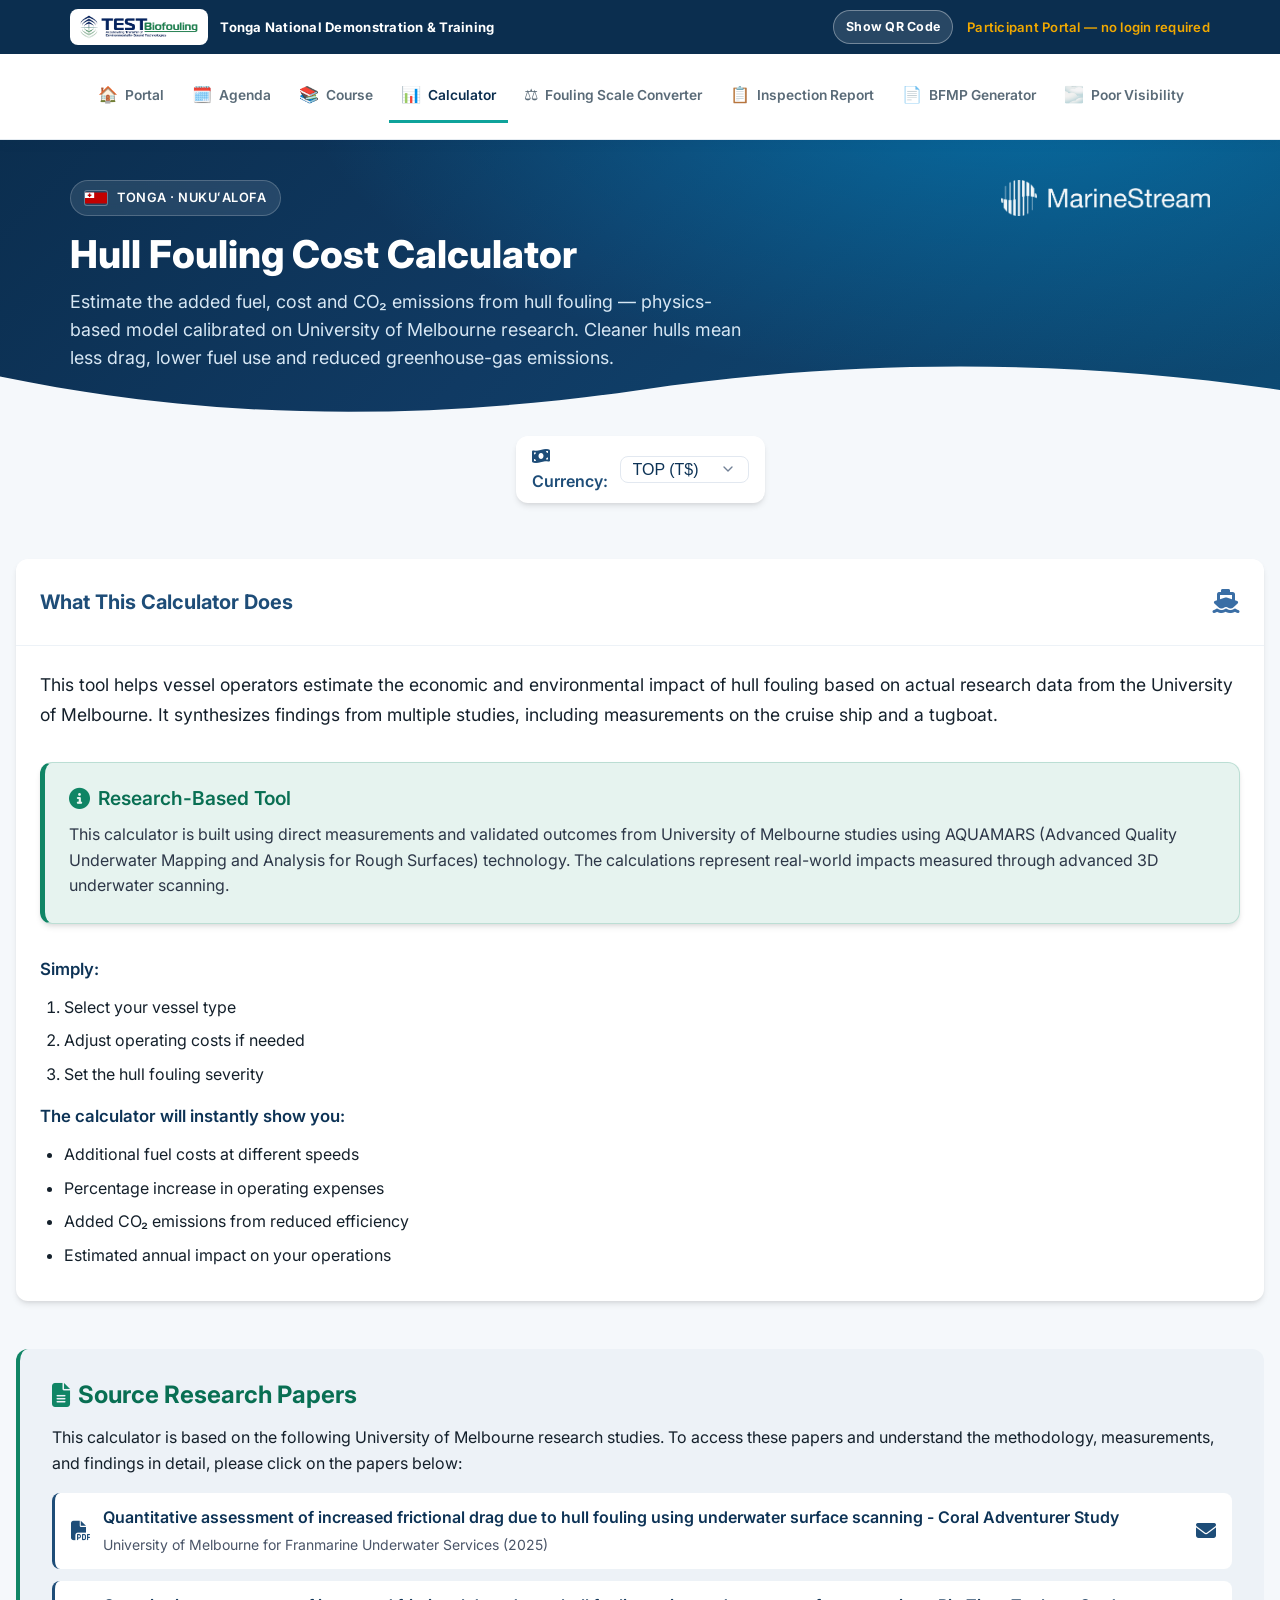
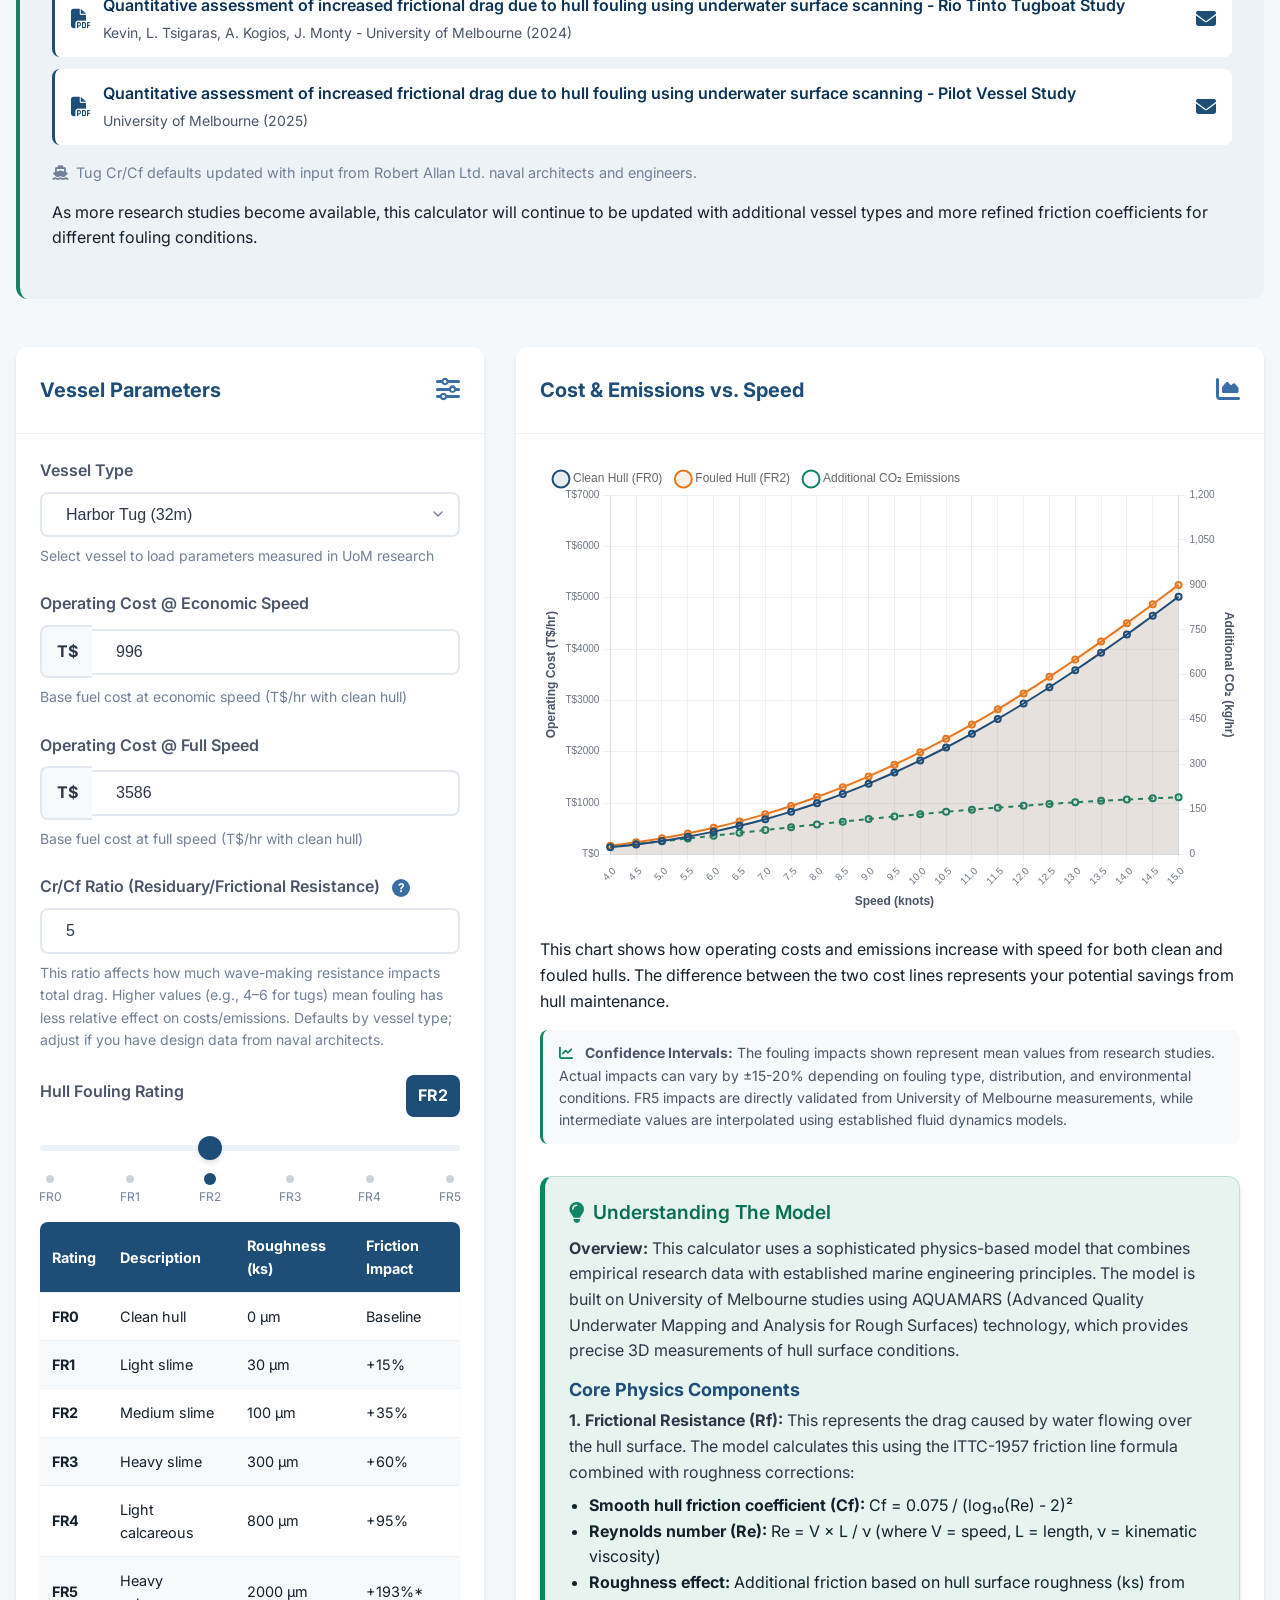
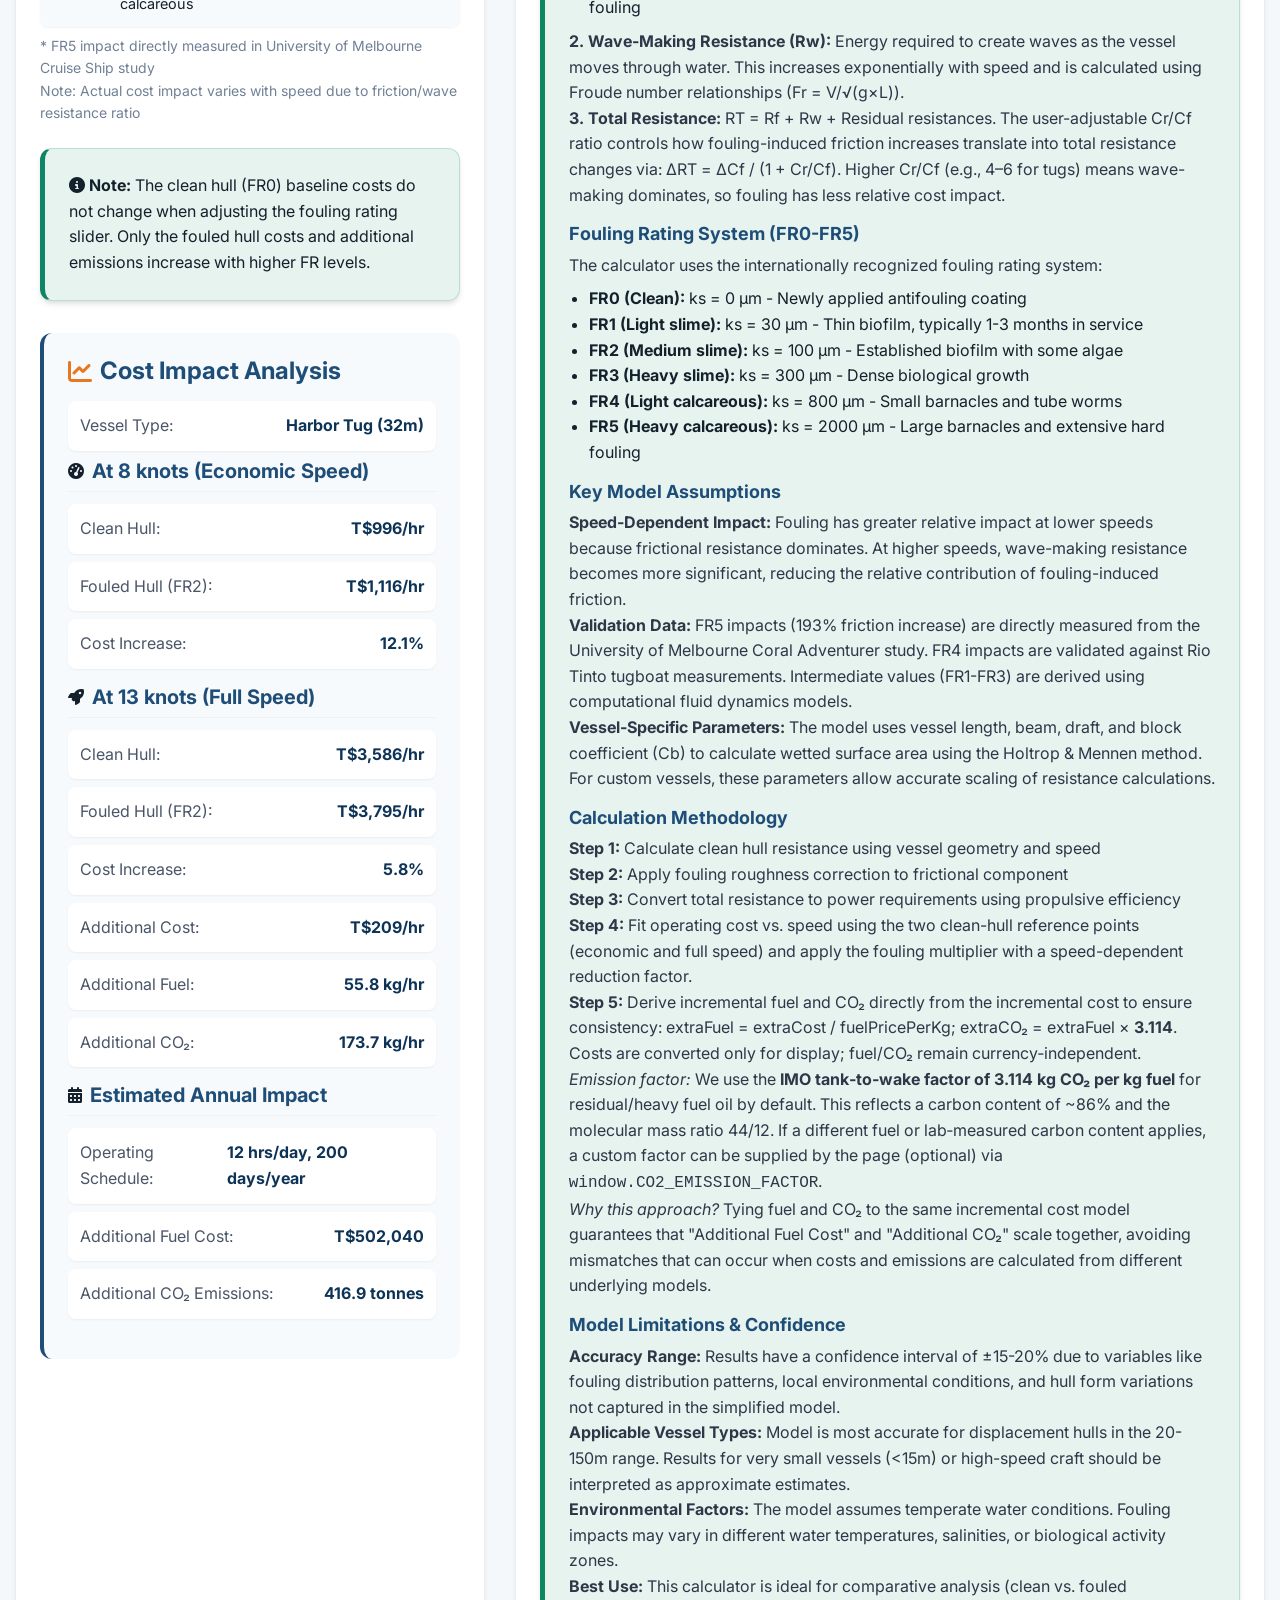
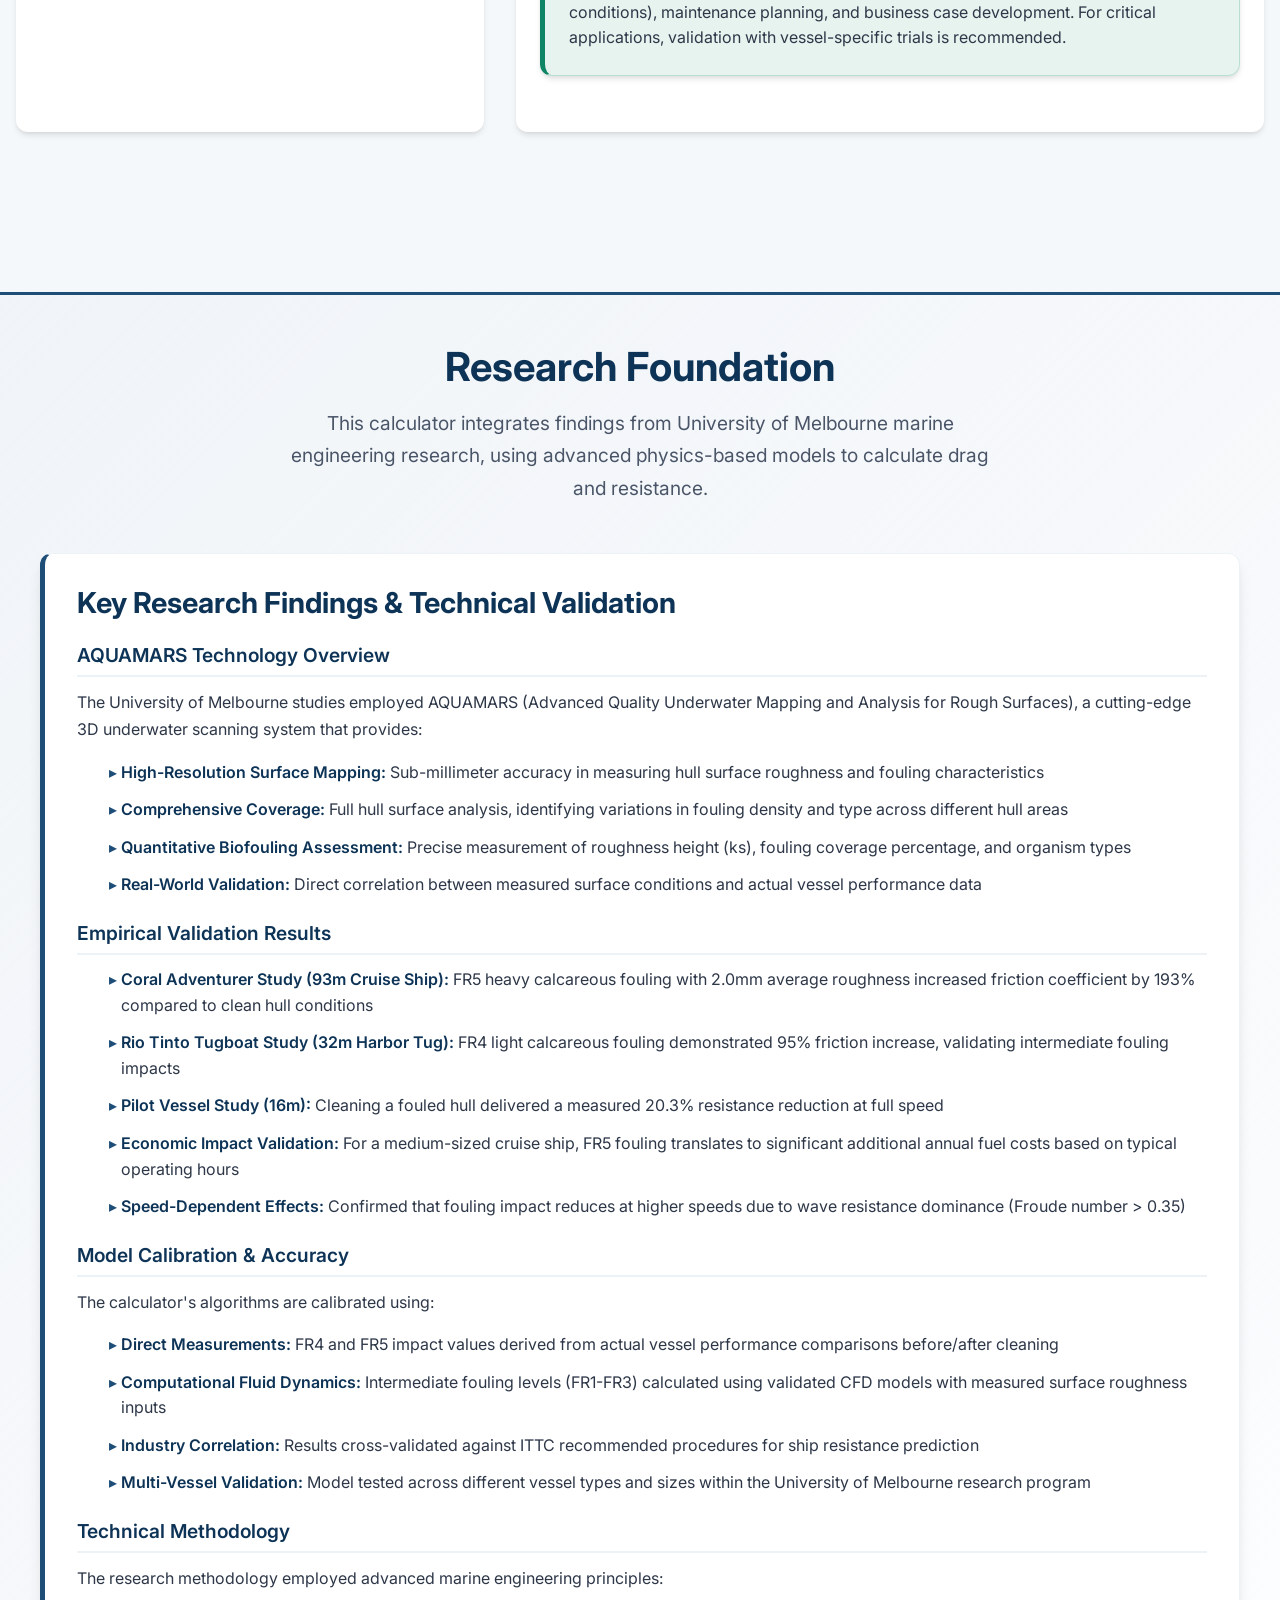
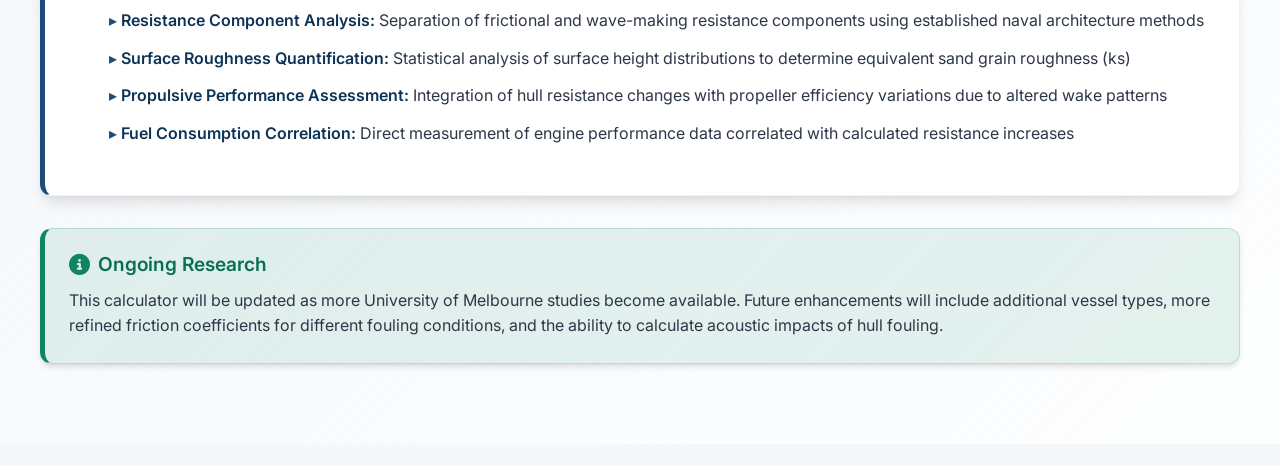
<file: calculator/index.html>
<!DOCTYPE html>
<html lang="en" data-theme="orange">

<head>
    <meta charset="UTF-8">
    <meta name="viewport" content="width=device-width, initial-scale=1.0">
    <title>Hull Fouling Calculator - MarineStream™</title>
    <link rel="icon" href="../assets/favicon.ico" sizes="any">
    <link rel="icon" type="image/png" sizes="32x32" href="../assets/favicon-32.png">
    <link rel="apple-touch-icon" href="../assets/apple-touch-icon.png">

    <!-- Fonts & Icons -->
    <link rel="preconnect" href="https://fonts.googleapis.com">
    <link rel="preconnect" href="https://fonts.gstatic.com" crossorigin>
    <link href="https://fonts.googleapis.com/css2?family=Inter:wght@300;400;500;600;700;800&display=swap" rel="stylesheet">
    <link href="https://cdnjs.cloudflare.com/ajax/libs/font-awesome/6.4.0/css/all.min.css" rel="stylesheet">
    <link rel="stylesheet" href="../assets/portal.css">

    <!-- Chart.js (CDN) -->
    <script src="./chart.min.js"></script>

    <style>
        /* === CORE DESIGN SYSTEM === */
        :root {
            --primary: #1E4D78;
            --primary-light: #3A6EA5;
            --primary-dark: #0D3356;
            --secondary: #E87722;
            --secondary-light: #FF9A47;
            --accent: #108565;
            --accent-light: #1DB286;
            --accent-dark: #096F53;
            --neutral-100: #FFFFFF;
            --neutral-200: #F7FAFC;
            --neutral-300: #EDF2F7;
            --neutral-400: #E2E8F0;
            --neutral-500: #CBD5E0;
            --neutral-600: #718096;
            --neutral-700: #4A5568;
            --neutral-800: #2D3748;
            --neutral-900: #1A202C;

            --font-sans: 'Inter', system-ui, -apple-system, BlinkMacSystemFont, 'Segoe UI', Roboto, 'Helvetica Neue', Arial, sans-serif;
            --font-serif: 'Georgia', serif;
            --font-mono: 'SFMono-Regular', Consolas, 'Liberation Mono', Menlo, monospace;

            --space-1: 0.25rem; --space-2: 0.5rem; --space-3: 0.75rem; --space-4: 1rem;
            --space-5: 1.5rem; --space-6: 2rem; --space-8: 3rem; --space-10: 4rem; --space-12: 6rem;

            --radius-sm: 0.25rem; --radius-md: 0.5rem; --radius-lg: 0.75rem; --radius-xl: 1rem;

            --shadow-sm: 0 1px 2px 0 rgba(0, 0, 0, 0.05);
            --shadow-md: 0 4px 6px -1px rgba(0, 0, 0, 0.1), 0 2px 4px -1px rgba(0, 0, 0, 0.06);
            --shadow-lg: 0 10px 15px -3px rgba(0, 0, 0, 0.1), 0 4px 6px -2px rgba(0, 0, 0, 0.05);
            --shadow-xl: 0 20px 25px -5px rgba(0, 0, 0, 0.1), 0 10px 10px -5px rgba(0, 0, 0, 0.04);

            --transition-fast: 150ms; --transition-normal: 250ms; --transition-slow: 350ms;

            --container-sm: 640px; --container-md: 768px; --container-lg: 1024px; --container-xl: 1280px;
        }

        *, *::before, *::after { box-sizing: border-box; margin: 0; padding: 0; }
        html { font-size: 16px; scroll-behavior: smooth; }
        body {
            font-family: var(--font-sans);
            background-color: var(--bg);
            color: var(--ink);
            line-height: 1.6;
            overflow-x: hidden;
            -webkit-font-smoothing: antialiased;
            -moz-osx-font-smoothing: grayscale;
        }
        h1, h2, h3, h4, h5, h6 { font-weight: 700; line-height: 1.2; margin-bottom: var(--space-4); color: var(--primary-dark); }
        h1 { font-size: 2.5rem; } h2 { font-size: 2rem; } h3 { font-size: 1.5rem; }
        h4 { font-size: 1.25rem; } h5 { font-size: 1.125rem; } h6 { font-size: 1rem; }
        p, ul, ol { margin-bottom: var(--space-4); }
        a { color: var(--primary); text-decoration: none; transition: all var(--transition-fast); }
        a:hover { color: var(--primary-light); }
        img { max-width: 100%; height: auto; }

        .container { width: 100%; max-width: var(--container-xl); margin: 0 auto; padding: var(--space-4); }
        .page-wrapper { display: flex; flex-direction: column; min-height: 100vh; }
        .main-content { flex: 1; padding: var(--space-5) 0; }

        /* Currency Selector */
        .currency-selector-container { display: flex; justify-content: center; padding: var(--space-4); margin-top: 0; position: relative; z-index: 10; }
        .currency-selector { display: inline-flex; align-items: center; background-color: var(--neutral-100); padding: var(--space-2) var(--space-4); border-radius: var(--radius-lg); box-shadow: var(--shadow-md); }
        .currency-selector label { margin-right: var(--space-3); margin-bottom: 0; font-weight: 600; color: var(--primary); }
        .currency-selector select { padding: var(--space-1) var(--space-3); border-radius: var(--radius-md); border: 1px solid var(--neutral-400); background-color: var(--neutral-100); color: var(--primary-dark); font-weight: 500; }
        .currency-selector select:focus { outline: none; border-color: var(--primary-light); box-shadow: 0 0 0 2px rgba(58, 110, 165, 0.2); }

        /* Cards & Panels */
        .card { background-color: var(--neutral-100); border-radius: var(--radius-lg); box-shadow: var(--shadow-md); transition: transform var(--transition-normal), box-shadow var(--transition-normal); margin-bottom: var(--space-6); overflow: visible; }
        .card:hover { transform: translateY(-2px); box-shadow: var(--shadow-lg); }
        .card-header { padding: var(--space-5); border-bottom: 1px solid var(--neutral-300); display: flex; justify-content: space-between; align-items: center; border-radius: var(--radius-lg) var(--radius-lg) 0 0; }
        .card-header-title { margin: 0; font-size: 1.25rem; color: var(--primary); }
        .card-header-icon { color: var(--primary-light); font-size: 1.5rem; }
        .card-body { padding: var(--space-5); }

        /* Calculator Grid */
        .calculator-grid { display: grid; grid-template-columns: 1fr; gap: var(--space-6); margin-bottom: var(--space-8); }
        @media (min-width: 992px) { .calculator-grid { grid-template-columns: 1fr 1.6fr; } }

        /* Form Elements */
        .form-group { margin-bottom: var(--space-5); }
        label { display: block; margin-bottom: var(--space-2); font-weight: 600; color: var(--neutral-700); }
        .input-wrapper { position: relative; display: flex; align-items: center; }
        .input-icon { position: absolute; left: var(--space-3); color: var(--neutral-600); }
        input[type="number"], select { width: 100%; padding: var(--space-3) var(--space-5); font-size: 1rem; border: 2px solid var(--neutral-400); border-radius: var(--radius-md); background-color: var(--neutral-100); color: var(--neutral-800); transition: border-color var(--transition-fast), box-shadow var(--transition-fast); }
        input[type="number"]:focus, select:focus { outline: none; border-color: var(--primary-light); box-shadow: 0 0 0 3px rgba(58, 110, 165, 0.2); }
        select { appearance: none; background-image: url('data:image/svg+xml;utf8,<svg xmlns="http://www.w3.org/2000/svg" width="24" height="24" viewBox="0 0 24 24" fill="none" stroke="%23718096" stroke-width="2" stroke-linecap="round" stroke-linejoin="round"><polyline points="6 9 12 15 18 9"></polyline></svg>'); background-repeat: no-repeat; background-position: right var(--space-3) center; background-size: 1em; }
        .input-with-icon { padding-left: var(--space-8); }
        .help-text { display: block; margin-top: var(--space-2); font-size: 0.875rem; color: var(--neutral-600); }

        /* Custom Vessel Section */
        .custom-vessel-section { background: var(--neutral-200); padding: var(--space-4); border-radius: var(--radius-md); margin-bottom: var(--space-4); }
        .custom-vessel-section h4 { color: var(--primary); margin-bottom: var(--space-4); font-size: 1rem; display: flex; align-items: center; gap: var(--space-2); }
        #customVesselParams { margin-top: var(--space-4); padding-top: var(--space-4); border-top: 1px solid var(--neutral-300); }
        .form-group input[readonly] { cursor: not-allowed; opacity: 0.7; background-color: var(--neutral-200); }

        /* Slider */
        .slider-container { margin-bottom: var(--space-5); }
        .slider-header { display: flex; justify-content: space-between; align-items: center; margin-bottom: var(--space-3); }
        .slider-value { font-weight: 700; padding: var(--space-2) var(--space-3); border-radius: var(--radius-md); background-color: var(--primary); color: white; }
        .range-slider { -webkit-appearance: none; appearance: none; width: 100%; height: 6px; background: var(--neutral-300); border-radius: var(--radius-xl); outline: none; margin: var(--space-4) 0; }
        .range-slider::-webkit-slider-thumb { -webkit-appearance: none; appearance: none; width: 24px; height: 24px; background: var(--primary); border-radius: 50%; cursor: pointer; transition: background var(--transition-fast), transform var(--transition-fast); box-shadow: var(--shadow-md); }
        .range-slider::-moz-range-thumb { width: 24px; height: 24px; background: var(--primary); border-radius: 50%; cursor: pointer; transition: background var(--transition-fast), transform var(--transition-fast); box-shadow: var(--shadow-md); border: none; }
        .range-slider::-webkit-slider-thumb:hover, .range-slider::-moz-range-thumb:hover { background: var(--primary-light); transform: scale(1.1); }
        .range-ticks { display: flex; justify-content: space-between; margin-top: var(--space-2); }
        .range-tick { display: flex; flex-direction: column; align-items: center; width: 20px; cursor: pointer; }
        .tick-dot { width: 8px; height: 8px; background-color: var(--neutral-500); border-radius: 50%; margin-bottom: var(--space-1); transition: background-color var(--transition-fast), transform var(--transition-fast); }
        .tick-label { font-size: 0.75rem; color: var(--neutral-600); }

        .fouling-rating-table { width: 100%; margin-top: var(--space-4); border-spacing: 0; border-radius: var(--radius-md); overflow: hidden; box-shadow: var(--shadow-sm); }
        .fouling-rating-table th { background-color: var(--primary); color: white; text-align: left; padding: var(--space-3); font-size: 0.9rem; }
        .fouling-rating-table td { padding: var(--space-3); border-top: 1px solid var(--neutral-300); background-color: var(--neutral-100); font-size: 0.9rem; }
        .fouling-rating-table tr:nth-child(even) td { background-color: var(--neutral-200); }
        .fouling-rating-table tr:hover td { background-color: var(--neutral-300); }

        /* Results Section */
        .results-section { background-color: var(--neutral-200); border-radius: var(--radius-lg); padding: var(--space-5); margin-top: var(--space-5); border-left: 4px solid var(--primary); }
        .results-section h3 { color: var(--primary); margin-top: 0; display: flex; align-items: center; gap: var(--space-2); }
        .results-section h3 i { color: var(--secondary); }
        .result-item { display: flex; justify-content: space-between; padding: var(--space-3); margin-bottom: var(--space-2); background-color: white; border-radius: var(--radius-md); box-shadow: var(--shadow-sm); transition: transform var(--transition-fast); }
        .result-item:hover { transform: translateX(5px); }
        .result-label { color: var(--neutral-700); }
        .result-value { font-weight: 700; color: var(--primary-dark); }
        .result-group { margin-bottom: var(--space-4); }
        .result-group-header { display: flex; align-items: center; gap: var(--space-2); margin-bottom: var(--space-3); padding-bottom: var(--space-2); border-bottom: 1px solid var(--neutral-300); }
        .result-group-header h4 { margin: 0; color: var(--primary); }
        .validation-badge { display: inline-flex; align-items: center; background-color: var(--accent-light); color: white; padding: var(--space-2) var(--space-3); border-radius: var(--radius-xl); font-size: 0.875rem; font-weight: 500; margin-top: var(--space-4); gap: var(--space-2); max-width: fit-content; }

        /* Chart Container */
        .chart-container { width: 100%; height: 0; padding-bottom: 65%; position: relative; margin-bottom: var(--space-5); }
        .chart-wrapper { position: absolute; top: 0; left: 0; right: 0; bottom: 0; }

        /* Research Section */
        .research-section { margin-top: var(--space-10); padding: var(--space-8) var(--space-4); background: linear-gradient(135deg, rgba(30, 77, 120, 0.02) 0%, rgba(255, 255, 255, 0.8) 100%); border-top: 3px solid var(--primary); }
        .research-header { text-align: center; max-width: 900px; margin: 0 auto var(--space-8); }
        .research-header h2 { font-size: 2.5rem; color: var(--primary-dark); margin-bottom: var(--space-4); font-weight: 700; }
        .research-header p { font-size: 1.2rem; color: var(--neutral-700); line-height: 1.7; max-width: 700px; margin: 0 auto; }
        .research-highlight { background-color: var(--neutral-100); border: 1px solid var(--neutral-300); border-left: 5px solid var(--primary); border-radius: var(--radius-lg); padding: var(--space-6); margin-bottom: var(--space-6); position: relative; overflow: hidden; box-shadow: var(--shadow-lg); max-width: 1200px; margin-left: auto; margin-right: auto; }
        .research-highlight h3 { color: var(--primary-dark); margin-bottom: var(--space-5); font-size: 1.8rem; font-weight: 700; }
        .research-highlight h4 { color: var(--primary-dark); margin-top: var(--space-5); margin-bottom: var(--space-3); font-weight: 600; font-size: 1.2rem; border-bottom: 2px solid var(--neutral-300); padding-bottom: var(--space-2); }
        .research-highlight p { margin-bottom: var(--space-4); color: var(--neutral-800); line-height: 1.7; font-size: 1rem; max-width: 100%; }
        .research-highlight ul { margin-bottom: var(--space-4); padding-left: var(--space-6); list-style: none; }
        .research-highlight ul li { margin-bottom: var(--space-3); color: var(--neutral-800); line-height: 1.6; position: relative; padding-left: var(--space-3); }
        .research-highlight ul li::before { content: "▸"; color: var(--primary); font-weight: bold; position: absolute; left: 0; top: 0; }
        .research-highlight ul li strong { color: var(--primary-dark); font-weight: 600; }

        .information-note { background-color: rgba(16, 133, 101, 0.1); border: 1px solid rgba(16, 133, 101, 0.2); border-left: 5px solid var(--accent); padding: var(--space-5); border-radius: var(--radius-lg); margin: var(--space-6) auto; max-width: 1200px; box-shadow: var(--shadow-md); }
        .information-note h4 { color: var(--accent-dark); margin-bottom: var(--space-3); display: flex; align-items: center; gap: var(--space-2); font-size: 1.2rem; font-weight: 600; }
        .information-note h4 i { color: var(--accent); font-size: 1.3rem; }
        .information-note p { color: var(--neutral-800); line-height: 1.6; margin-bottom: 0; }

        /* Source Papers Section */
        .source-papers { background-color: var(--neutral-300); padding: var(--space-6); border-radius: var(--radius-lg); margin: var(--space-8) 0; border-left: 4px solid var(--accent); }
        .source-papers h3 { color: var(--accent-dark); display: flex; align-items: center; gap: var(--space-2); margin-bottom: var(--space-4); }
        .source-papers h3 i { color: var(--accent); }
        .paper-link { display: flex; align-items: center; gap: var(--space-3); padding: var(--space-3) var(--space-4); background-color: var(--neutral-100); border-radius: var(--radius-md); margin-bottom: var(--space-3); transition: all var(--transition-normal); border-left: 3px solid var(--primary); text-decoration: none; }
        .paper-link:hover { background-color: var(--neutral-200); transform: translateX(5px); }
        .paper-link i { color: var(--primary); font-size: 1.25rem; }
        .paper-info { flex: 1; }
        .paper-title { font-weight: 600; color: var(--primary-dark); margin-bottom: var(--space-1); }
        .paper-authors { font-size: 0.875rem; color: var(--neutral-700); }
        .mt-4 { margin-top: var(--space-4); }

        /* Tooltip Styles */
        .tooltip-container { position: relative; display: inline-block; }
        .tooltip-icon { display: inline-flex; align-items: center; justify-content: center; width: 18px; height: 18px; background-color: var(--primary-light); color: white; border-radius: 50%; font-size: 0.75rem; font-weight: bold; cursor: help; margin-left: var(--space-2); transition: all var(--transition-fast); }
        .tooltip-icon:hover { background-color: var(--primary); transform: scale(1.1); }
        .tooltip-content { position: absolute; bottom: 100%; left: 50%; transform: translateX(-50%); background-color: var(--neutral-900); color: white; padding: var(--space-3) var(--space-4); border-radius: var(--radius-md); font-size: 0.875rem; line-height: 1.5; width: 280px; opacity: 0; visibility: hidden; transition: all var(--transition-normal); z-index: 1000; margin-bottom: var(--space-2); box-shadow: var(--shadow-lg); }
        .tooltip-content::after { content: ''; position: absolute; top: 100%; left: 50%; transform: translateX(-50%); border: 6px solid transparent; border-top-color: var(--neutral-900); }
        .tooltip-container:hover .tooltip-content { opacity: 1; visibility: visible; }
        .tooltip-content--left { left: auto; right: 0; transform: none; }
        .tooltip-content--left::after { left: auto; right: 10px; transform: none; }
        .tooltip-content strong { color: var(--neutral-100); }
        .tooltip-content p { color: var(--neutral-100); }
        .tooltip-content ul { margin: var(--space-2) 0 0 0; padding-left: var(--space-4); }
        .tooltip-content li { margin-bottom: var(--space-1); color: var(--neutral-100); }

        .confidence-note { background-color: var(--neutral-200); border-left: 3px solid var(--accent); padding: var(--space-3) var(--space-4); margin-top: var(--space-4); border-radius: var(--radius-md); font-size: 0.875rem; color: var(--neutral-700); }
        .confidence-note i { color: var(--accent); margin-right: var(--space-2); }

        @media (max-width: 768px) {
            .container { padding: var(--space-3); }
            .card-header, .card-body { padding: var(--space-4); }
            .chart-container { padding-bottom: 80%; }
            .currency-selector-container { justify-content: center; margin-top: var(--space-4); }
            .research-section { padding: var(--space-6) var(--space-3); margin-top: var(--space-6); }
            .research-header h2 { font-size: 1.8rem; }
            .research-header p { font-size: 1.1rem; }
            .research-highlight { padding: var(--space-4); margin-bottom: var(--space-4); }
            .research-highlight h3 { font-size: 1.5rem; }
            .research-highlight h4 { font-size: 1.1rem; margin-top: var(--space-4); }
            .research-highlight ul { padding-left: var(--space-4); }
            .information-note { padding: var(--space-4); margin: var(--space-4) auto; }
            .information-note h4 { font-size: 1.1rem; }
        }

        /* Contact Modal Styles */
        .contact-modal { display: none; position: fixed; z-index: 9999; left: 0; top: 0; width: 100%; height: 100%; background-color: rgba(0, 0, 0, 0.5); backdrop-filter: blur(4px); animation: fadeIn 0.3s ease-out; }
        .contact-modal-content { background-color: #ffffff; margin: 15% auto; padding: 2rem; border-radius: 12px; max-width: 500px; width: 90%; box-shadow: 0 20px 60px rgba(0, 0, 0, 0.3); position: relative; animation: slideIn 0.3s ease-out; }
        @keyframes slideIn { from { transform: translateY(-50px); opacity: 0; } to { transform: translateY(0); opacity: 1; } }
        .contact-modal-close { position: absolute; top: 15px; right: 15px; font-size: 1.5rem; font-weight: bold; color: #666; cursor: pointer; transition: color 0.3s ease; line-height: 1; z-index: 1001; background: none; border: none; padding: 5px; width: 30px; height: 30px; display: flex; align-items: center; justify-content: center; }
        .contact-modal-close:hover { color: #333; background-color: rgba(0, 0, 0, 0.1); border-radius: 50%; }
        .contact-modal h3 { color: #FF6B35; margin-bottom: 1.5rem; display: flex; align-items: center; gap: 0.5rem; }
        .contact-modal h3 i { color: #F7931E; }
        .contact-modal p { margin-bottom: 1rem; color: #666; line-height: 1.6; }
        .contact-email { display: inline-flex; align-items: center; gap: 0.5rem; background-color: #FF6B35; color: white; padding: 0.75rem 1rem; border-radius: 8px; font-weight: 600; text-decoration: none; transition: all 0.3s ease; margin-top: 0.5rem; }
        .contact-email:hover { background-color: #F7931E; transform: translateY(-2px); box-shadow: 0 4px 15px rgba(255, 107, 53, 0.3); color: white; }

        @keyframes fadeIn { from { opacity: 0; transform: translateY(10px); } to { opacity: 1; transform: translateY(0); } }
        .fade-in { animation: fadeIn 0.5s ease-out forwards; }
        .fade-in-1 { animation-delay: 0.1s; } .fade-in-2 { animation-delay: 0.2s; } .fade-in-3 { animation-delay: 0.3s; } .fade-in-4 { animation-delay: 0.4s; }

        .currency-prefix { display: flex; align-items: center; padding: var(--space-3) var(--space-4); background-color: var(--neutral-200); border: 2px solid var(--neutral-400); border-right: none; border-radius: var(--radius-md) 0 0 var(--radius-md); font-weight: bold; color: var(--neutral-800); min-width: 2.75rem; justify-content: center; white-space: nowrap; }
        input[type="number"] { border-left: none; border-radius: 0 var(--radius-md) var(--radius-md) 0; }
    </style>
</head>

<body>
    <div id="portal-chrome" data-active="calculator" data-base="../"></div>

    <header class="portal-page-hero">
        <div class="container">
            <div class="hero-top">
                <span class="eyebrow">
                    <img class="flag" src="../assets/to_flag.svg" alt="Flag of Tonga">
                    Tonga · Nukuʻalofa
                </span>
                <a class="ms-brand" href="https://www.marinestream.com.au" target="_blank" rel="noopener noreferrer" title="MarineStream — visit website">
                    <img src="../assets/marinestream_logo_white.png" alt="MarineStream">
                </a>
            </div>
            <h1>Hull Fouling Cost Calculator</h1>
            <p class="hero-sub">Estimate the added fuel, cost and CO₂ emissions from hull fouling — physics-based model calibrated on University of Melbourne research. Cleaner hulls mean less drag, lower fuel use and reduced greenhouse-gas emissions.</p>
        </div>
        <svg class="hero-wave" viewBox="0 0 1440 90" preserveAspectRatio="none" aria-hidden="true">
            <path fill="#f5f8fb" d="M0,40 C240,90 480,90 720,55 C960,20 1200,20 1440,55 L1440,90 L0,90 Z"></path>
        </svg>
    </header>

    <div class="page-wrapper">

        <!-- Currency Selector -->
        <div class="currency-selector-container">
            <div class="currency-selector">
                <label for="currencySelect"><i class="fas fa-money-bill-wave"></i> Currency:</label>
                <select id="currencySelect">
                    <option value="TOP" selected>TOP (T$)</option>
                    <option value="AUD">AUD (A$)</option>
                    <option value="GBP">GBP (£)</option>
                    <option value="USD">USD (US$)</option>
                </select>
            </div>
        </div>

        <main class="main-content" id="main-content">
            <!-- Calculator Section -->
            <section id="calculator">
            <div class="container">
                <!-- Introduction Card -->
                <div class="card fade-in fade-in-1">
                    <div class="card-header">
                        <h2 class="card-header-title">What This Calculator Does</h2>
                        <div class="card-header-icon"><i class="fas fa-ship"></i></div>
                    </div>
                    <div class="card-body">
                        <p style="font-size: 1.1rem; line-height: 1.7; margin-bottom: var(--space-4);">This tool helps vessel operators estimate the economic and environmental impact of hull fouling based on actual research data from the University of Melbourne. It synthesizes findings from multiple studies, including measurements on the cruise ship and a tugboat.</p>

                        <div class="information-note">
                            <h4><i class="fas fa-info-circle"></i> Research-Based Tool</h4>
                            <p>This calculator is built using direct measurements and validated outcomes from University of Melbourne studies using AQUAMARS (Advanced Quality Underwater Mapping and Analysis for Rough Surfaces) technology. The calculations represent real-world impacts measured through advanced 3D underwater scanning.</p>
                        </div>

                        <p style="font-size: 1.05rem; font-weight: 600; color: var(--primary-dark); margin-top: var(--space-5); margin-bottom: var(--space-3);">Simply:</p>
                        <ol style="margin-bottom: var(--space-4); padding-left: var(--space-5);">
                            <li style="margin-bottom: var(--space-2); line-height: 1.6;">Select your vessel type</li>
                            <li style="margin-bottom: var(--space-2); line-height: 1.6;">Adjust operating costs if needed</li>
                            <li style="margin-bottom: var(--space-2); line-height: 1.6;">Set the hull fouling severity</li>
                        </ol>
                        <p style="font-size: 1.05rem; font-weight: 600; color: var(--primary-dark); margin-bottom: var(--space-3);">The calculator will instantly show you:</p>
                        <ul style="margin-bottom: 0; padding-left: var(--space-5);">
                            <li style="margin-bottom: var(--space-2); line-height: 1.6;">Additional fuel costs at different speeds</li>
                            <li style="margin-bottom: var(--space-2); line-height: 1.6;">Percentage increase in operating expenses</li>
                            <li style="margin-bottom: var(--space-2); line-height: 1.6;">Added CO₂ emissions from reduced efficiency</li>
                            <li style="margin-bottom: var(--space-2); line-height: 1.6;">Estimated annual impact on your operations</li>
                        </ul>
                    </div>
                </div>

                <!-- Source Papers Section -->
                <div class="source-papers fade-in fade-in-2">
                    <h3><i class="fas fa-file-alt"></i> Source Research Papers</h3>
                    <p>This calculator is based on the following University of Melbourne research studies. To access these papers and understand the methodology, measurements, and findings in detail, please click on the papers below:</p>

                    <a href="#" class="paper-link" onclick="showContactModal(); return false;">
                        <i class="fas fa-file-pdf"></i>
                        <div class="paper-info">
                            <div class="paper-title">Quantitative assessment of increased frictional drag due to hull fouling using underwater surface scanning - Coral Adventurer Study</div>
                            <div class="paper-authors">University of Melbourne for Franmarine Underwater Services (2025)</div>
                        </div>
                        <i class="fas fa-envelope"></i>
                    </a>

                    <a href="#" class="paper-link" onclick="showContactModal(); return false;">
                        <i class="fas fa-file-pdf"></i>
                        <div class="paper-info">
                            <div class="paper-title">Quantitative assessment of increased frictional drag due to hull fouling using underwater surface scanning - Rio Tinto Tugboat Study</div>
                            <div class="paper-authors">Kevin, L. Tsigaras, A. Kogios, J. Monty - University of Melbourne (2024)</div>
                        </div>
                        <i class="fas fa-envelope"></i>
                    </a>

                    <a href="#" class="paper-link" onclick="showContactModal(); return false;">
                        <i class="fas fa-file-pdf"></i>
                        <div class="paper-info">
                            <div class="paper-title">Quantitative assessment of increased frictional drag due to hull fouling using underwater surface scanning - Pilot Vessel Study</div>
                            <div class="paper-authors">University of Melbourne (2025)</div>
                        </div>
                        <i class="fas fa-envelope"></i>
                    </a>

                    <p class="mt-4" style="font-size: 0.9rem; color: var(--neutral-600); margin-top: var(--space-4);"><i class="fas fa-ship" style="margin-right: 4px;"></i> Tug Cr/Cf defaults updated with input from Robert Allan Ltd. naval architects and engineers.</p>

                    <p class="mt-4">As more research studies become available, this calculator will continue to be updated with additional vessel types and more refined friction coefficients for different fouling conditions.</p>
                </div>

                <!-- Calculator Grid -->
                <div class="calculator-grid fade-in fade-in-3">
                    <!-- Controls Card -->
                    <div class="card">
                        <div class="card-header">
                            <h3 class="card-header-title">Vessel Parameters</h3>
                            <div class="card-header-icon"><i class="fas fa-sliders-h"></i></div>
                        </div>
                        <div class="card-body">
                            <!-- Vessel Selection -->
                            <div id="vessel-selection" class="form-group">
                                <label for="vesselType">Vessel Type</label>
                                <div class="input-wrapper">
                                    <select id="vesselType">
                                        <option value="tug">Harbor Tug (32m)</option>
                                        <option value="cruiseShip">Passenger Cruise Ship (93m)</option>
                                        <option value="pilot">Pilot Vessel (16m)</option>
                                        <option value="custom">Custom Vessel</option>
                                    </select>
                                </div>
                                <span class="help-text">Select vessel to load parameters measured in UoM research</span>
                            </div>

                            <!-- Custom Vessel Parameters (initially hidden) -->
                            <div id="customVesselParams" style="display: none;">
                                <div class="custom-vessel-section">
                                    <h4><i class="fas fa-ship"></i> Hull Dimensions</h4>
                                    <div class="form-group">
                                        <label for="customLength">Length Overall (m)</label>
                                        <div class="input-wrapper"><input type="number" id="customLength" min="10" max="400" step="0.1" value="50"></div>
                                    </div>
                                    <div class="form-group">
                                        <label for="customBeam">Beam (m)</label>
                                        <div class="input-wrapper"><input type="number" id="customBeam" min="3" max="70" step="0.1" value="10"></div>
                                    </div>
                                    <div class="form-group">
                                        <label for="customDraft">Draft (m)</label>
                                        <div class="input-wrapper"><input type="number" id="customDraft" min="1" max="30" step="0.1" value="4"></div>
                                    </div>
                                    <div class="form-group">
                                        <label for="customCb">
                                            Block Coefficient (Cb)
                                            <span class="tooltip-container">
                                                <span class="tooltip-icon">?</span>
                                                <div class="tooltip-content">
                                                    <strong>What is Block Coefficient?</strong>
                                                    <p>The block coefficient (Cb) indicates how "full" your hull shape is. It's the ratio of your vessel's underwater volume to a rectangular box with the same dimensions.</p>
                                                    <strong>How to estimate:</strong>
                                                    <ul>
                                                        <li><strong>0.40-0.55:</strong> Fast vessels (patrol boats, yachts)</li>
                                                        <li><strong>0.55-0.65:</strong> Medium-speed vessels (ferries, tugs)</li>
                                                        <li><strong>0.65-0.75:</strong> Cargo vessels (container ships)</li>
                                                        <li><strong>0.75-0.85:</strong> Slow, full vessels (tankers, bulk carriers)</li>
                                                    </ul>
                                                    <p>If unsure, use 0.65 for workboats or 0.75 for cargo vessels.</p>
                                                </div>
                                            </span>
                                        </label>
                                        <div class="input-wrapper"><input type="number" id="customCb" min="0.4" max="0.9" step="0.01" value="0.65"></div>
                                        <span class="help-text">0.4-0.55: Fine hull, 0.55-0.7: Medium, 0.7-0.9: Full</span>
                                    </div>
                                    <div class="form-group">
                                        <label for="customDisplacement">Displacement (tonnes)</label>
                                        <div class="input-wrapper"><input type="number" id="customDisplacement" readonly></div>
                                        <span class="help-text">Auto-calculated from dimensions</span>
                                    </div>
                                </div>

                                <div class="custom-vessel-section">
                                    <h4><i class="fas fa-tachometer-alt"></i> Performance</h4>
                                    <div class="form-group">
                                        <label for="customEcoSpeed">Economic Speed (knots)</label>
                                        <div class="input-wrapper"><input type="number" id="customEcoSpeed" min="5" max="25" step="0.5" value="10"></div>
                                    </div>
                                    <div class="form-group">
                                        <label for="customFullSpeed">Maximum Speed (knots)</label>
                                        <div class="input-wrapper"><input type="number" id="customFullSpeed" min="8" max="35" step="0.5" value="15"></div>
                                    </div>
                                    <div class="form-group">
                                        <label for="vesselCategory">Vessel Category</label>
                                        <div class="input-wrapper">
                                            <select id="vesselCategory">
                                                <option value="cargo">Cargo/Tanker</option>
                                                <option value="container">Container Ship</option>
                                                <option value="cruise">Cruise/Passenger</option>
                                                <option value="naval">Naval/Coast Guard</option>
                                                <option value="workboat">Tug/Workboat</option>
                                                <option value="yacht">Yacht/Pleasure</option>
                                            </select>
                                        </div>
                                        <span class="help-text">Used to estimate engine efficiency</span>
                                    </div>
                                </div>
                            </div>

                            <!-- Cost Inputs -->
                            <div class="form-group">
                                <label for="costEco">Operating Cost @ Economic Speed</label>
                                <div class="input-wrapper">
                                    <span class="currency-prefix">T$</span>
                                    <input type="number" id="costEco" step="50" min="100">
                                </div>
                                <span class="help-text">Base fuel cost at economic speed (T$/hr with clean hull)</span>
                            </div>

                            <div class="form-group">
                                <label for="costFull">Operating Cost @ Full Speed</label>
                                <div class="input-wrapper">
                                    <span class="currency-prefix">T$</span>
                                    <input type="number" id="costFull" step="50" min="500">
                                </div>
                                <span class="help-text">Base fuel cost at full speed (T$/hr with clean hull)</span>
                            </div>

                            <!-- Cr/Cf Ratio Input -->
                            <div class="form-group">
                                <label for="crCfRatio">
                                    Cr/Cf Ratio (Residuary/Frictional Resistance)
                                    <span class="tooltip-container">
                                        <span class="tooltip-icon" role="img" aria-label="Help information about Cr/Cf ratio">?</span>
                                        <div class="tooltip-content tooltip-content--left">
                                            <strong>What is Cr/Cf?</strong>
                                            <p>Cr/Cf is the ratio of residuary (wave-making) resistance to frictional (skin) resistance.</p>
                                            <p><strong>For everyday users:</strong> Higher numbers mean waves matter more than hull roughness, so cleaning saves less fuel.</p>
                                            <p><strong>For experts:</strong> Based on Froude number and hull form; e.g., slender ships ~1&ndash;2, fuller tugs ~4&ndash;6. Source: Industry benchmarks like van Oortmerssen.</p>
                                        </div>
                                    </span>
                                </label>
                                <div class="input-wrapper">
                                    <input type="number" id="crCfRatio" min="0.5" max="10" step="0.1" value="5.0"
                                           aria-label="Cr/Cf Ratio – Residuary to Frictional Resistance"
                                           style="border: 2px solid var(--neutral-400); border-radius: var(--radius-md);">
                                </div>
                                <span class="help-text">This ratio affects how much wave-making resistance impacts total drag. Higher values (e.g., 4&ndash;6 for tugs) mean fouling has less relative effect on costs/emissions. Defaults by vessel type; adjust if you have design data from naval architects.</span>
                            </div>

                            <!-- Fouling Rating Slider -->
                            <div class="slider-container">
                                <div class="slider-header">
                                    <label for="frSlider">Hull Fouling Rating</label>
                                    <div id="frLabel" class="slider-value">FR2</div>
                                </div>
                                <input type="range" id="frSlider" class="range-slider" min="0" max="5" step="1" value="2">
                                <div class="range-ticks">
                                    <div class="range-tick" data-value="0"><div class="tick-dot"></div><div class="tick-label">FR0</div></div>
                                    <div class="range-tick" data-value="1"><div class="tick-dot"></div><div class="tick-label">FR1</div></div>
                                    <div class="range-tick" data-value="2"><div class="tick-dot"></div><div class="tick-label">FR2</div></div>
                                    <div class="range-tick" data-value="3"><div class="tick-dot"></div><div class="tick-label">FR3</div></div>
                                    <div class="range-tick" data-value="4"><div class="tick-dot"></div><div class="tick-label">FR4</div></div>
                                    <div class="range-tick" data-value="5"><div class="tick-dot"></div><div class="tick-label">FR5</div></div>
                                </div>

                                <table class="fouling-rating-table">
                                    <thead>
                                        <tr><th>Rating</th><th>Description</th><th>Roughness (ks)</th><th>Friction Impact</th></tr>
                                    </thead>
                                    <tbody>
                                        <tr><td><strong>FR0</strong></td><td>Clean hull</td><td>0 μm</td><td>Baseline</td></tr>
                                        <tr><td><strong>FR1</strong></td><td>Light slime</td><td>30 μm</td><td>+15%</td></tr>
                                        <tr><td><strong>FR2</strong></td><td>Medium slime</td><td>100 μm</td><td>+35%</td></tr>
                                        <tr><td><strong>FR3</strong></td><td>Heavy slime</td><td>300 μm</td><td>+60%</td></tr>
                                        <tr><td><strong>FR4</strong></td><td>Light calcareous</td><td>800 μm</td><td>+95%</td></tr>
                                        <tr><td><strong>FR5</strong></td><td>Heavy calcareous</td><td>2000 μm</td><td>+193%*</td></tr>
                                    </tbody>
                                </table>
                                <p class="help-text" style="margin-top: 8px;">
                                    * FR5 impact directly measured in University of Melbourne Cruise Ship study<br>
                                    Note: Actual cost impact varies with speed due to friction/wave resistance ratio
                                </p>
                            </div>
                            <div class="information-note" style="margin-top: var(--space-4);">
                                <i class="fas fa-info-circle"></i>
                                <strong>Note:</strong> The clean hull (FR0) baseline costs do not change when adjusting the fouling rating slider. Only the fouled hull costs and additional emissions increase with higher FR levels.
                            </div>

                            <!-- Results Section -->
                            <div class="results-section">
                                <h3><i class="fas fa-chart-line"></i> Cost Impact Analysis</h3>
                                <div id="resultsText"></div>
                            </div>
                        </div>
                    </div>

                    <!-- Chart Card -->
                    <div class="card">
                        <div class="card-header">
                            <h3 class="card-header-title">Cost & Emissions vs. Speed</h3>
                            <div class="card-header-icon"><i class="fas fa-chart-area"></i></div>
                        </div>
                        <div class="card-body">
                            <div class="chart-container">
                                <div class="chart-wrapper"><canvas id="myChart"></canvas></div>
                            </div>
                            <p>This chart shows how operating costs and emissions increase with speed for both clean and fouled hulls. The difference between the two cost lines represents your potential savings from hull maintenance.</p>

                            <div class="confidence-note">
                                <i class="fas fa-chart-line"></i>
                                <strong>Confidence Intervals:</strong> The fouling impacts shown represent mean values from research studies. Actual impacts can vary by ±15-20% depending on fouling type, distribution, and environmental conditions. FR5 impacts are directly validated from University of Melbourne measurements, while intermediate values are interpolated using established fluid dynamics models.
                            </div>

                            <div class="information-note">
                                <h4><i class="fas fa-lightbulb"></i> Understanding The Model</h4>
                                <p><strong>Overview:</strong> This calculator uses a sophisticated physics-based model that combines empirical research data with established marine engineering principles. The model is built on University of Melbourne studies using AQUAMARS (Advanced Quality Underwater Mapping and Analysis for Rough Surfaces) technology, which provides precise 3D measurements of hull surface conditions.</p>

                                <h5 style="margin-top: 15px; margin-bottom: 8px; color: #1E4D78;">Core Physics Components</h5>
                                <p><strong>1. Frictional Resistance (Rf):</strong> This represents the drag caused by water flowing over the hull surface. The model calculates this using the ITTC-1957 friction line formula combined with roughness corrections:</p>
                                <ul style="margin: 8px 0; padding-left: 20px;">
                                    <li><strong>Smooth hull friction coefficient (Cf):</strong> Cf = 0.075 / (log₁₀(Re) - 2)²</li>
                                    <li><strong>Reynolds number (Re):</strong> Re = V × L / ν (where V = speed, L = length, ν = kinematic viscosity)</li>
                                    <li><strong>Roughness effect:</strong> Additional friction based on hull surface roughness (ks) from fouling</li>
                                </ul>
                                <p><strong>2. Wave-Making Resistance (Rw):</strong> Energy required to create waves as the vessel moves through water. This increases exponentially with speed and is calculated using Froude number relationships (Fr = V/√(g×L)).</p>
                                <p><strong>3. Total Resistance:</strong> RT = Rf + Rw + Residual resistances. The user-adjustable Cr/Cf ratio controls how fouling-induced friction increases translate into total resistance changes via: &Delta;RT = &Delta;Cf / (1 + Cr/Cf). Higher Cr/Cf (e.g., 4&ndash;6 for tugs) means wave-making dominates, so fouling has less relative cost impact.</p>

                                <h5 style="margin-top: 15px; margin-bottom: 8px; color: #1E4D78;">Fouling Rating System (FR0-FR5)</h5>
                                <p>The calculator uses the internationally recognized fouling rating system:</p>
                                <ul style="margin: 8px 0; padding-left: 20px;">
                                    <li><strong>FR0 (Clean):</strong> ks = 0 μm - Newly applied antifouling coating</li>
                                    <li><strong>FR1 (Light slime):</strong> ks = 30 μm - Thin biofilm, typically 1-3 months in service</li>
                                    <li><strong>FR2 (Medium slime):</strong> ks = 100 μm - Established biofilm with some algae</li>
                                    <li><strong>FR3 (Heavy slime):</strong> ks = 300 μm - Dense biological growth</li>
                                    <li><strong>FR4 (Light calcareous):</strong> ks = 800 μm - Small barnacles and tube worms</li>
                                    <li><strong>FR5 (Heavy calcareous):</strong> ks = 2000 μm - Large barnacles and extensive hard fouling</li>
                                </ul>

                                <h5 style="margin-top: 15px; margin-bottom: 8px; color: #1E4D78;">Key Model Assumptions</h5>
                                <p><strong>Speed-Dependent Impact:</strong> Fouling has greater relative impact at lower speeds because frictional resistance dominates. At higher speeds, wave-making resistance becomes more significant, reducing the relative contribution of fouling-induced friction.</p>
                                <p><strong>Validation Data:</strong> FR5 impacts (193% friction increase) are directly measured from the University of Melbourne Coral Adventurer study. FR4 impacts are validated against Rio Tinto tugboat measurements. Intermediate values (FR1-FR3) are derived using computational fluid dynamics models.</p>
                                <p><strong>Vessel-Specific Parameters:</strong> The model uses vessel length, beam, draft, and block coefficient (Cb) to calculate wetted surface area using the Holtrop & Mennen method. For custom vessels, these parameters allow accurate scaling of resistance calculations.</p>

                                <h5 style="margin-top: 15px; margin-bottom: 8px; color: #1E4D78;">Calculation Methodology</h5>
                                <p><strong>Step 1:</strong> Calculate clean hull resistance using vessel geometry and speed</p>
                                <p><strong>Step 2:</strong> Apply fouling roughness correction to frictional component</p>
                                <p><strong>Step 3:</strong> Convert total resistance to power requirements using propulsive efficiency</p>
                                <p><strong>Step 4:</strong> Fit operating cost vs. speed using the two clean-hull reference points (economic and full speed) and apply the fouling multiplier with a speed-dependent reduction factor.</p>
                                <p><strong>Step 5:</strong> Derive incremental fuel and CO₂ directly from the incremental cost to ensure consistency: extraFuel = extraCost / fuelPricePerKg; extraCO₂ = extraFuel × <strong>3.114</strong>. Costs are converted only for display; fuel/CO₂ remain currency‑independent.</p>
                                <p><em>Emission factor:</em> We use the <strong>IMO tank‑to‑wake factor of 3.114 kg CO₂ per kg fuel</strong> for residual/heavy fuel oil by default. This reflects a carbon content of ~86% and the molecular mass ratio 44/12. If a different fuel or lab‑measured carbon content applies, a custom factor can be supplied by the page (optional) via <code>window.CO2_EMISSION_FACTOR</code>.</p>
                                <p><em>Why this approach?</em> Tying fuel and CO₂ to the same incremental cost model guarantees that "Additional Fuel Cost" and "Additional CO₂" scale together, avoiding mismatches that can occur when costs and emissions are calculated from different underlying models.</p>

                                <h5 style="margin-top: 15px; margin-bottom: 8px; color: #1E4D78;">Model Limitations & Confidence</h5>
                                <p><strong>Accuracy Range:</strong> Results have a confidence interval of ±15-20% due to variables like fouling distribution patterns, local environmental conditions, and hull form variations not captured in the simplified model.</p>
                                <p><strong>Applicable Vessel Types:</strong> Model is most accurate for displacement hulls in the 20-150m range. Results for very small vessels (&lt;15m) or high-speed craft should be interpreted as approximate estimates.</p>
                                <p><strong>Environmental Factors:</strong> The model assumes temperate water conditions. Fouling impacts may vary in different water temperatures, salinities, or biological activity zones.</p>
                                <p><strong>Best Use:</strong> This calculator is ideal for comparative analysis (clean vs. fouled conditions), maintenance planning, and business case development. For critical applications, validation with vessel-specific trials is recommended.</p>
                            </div>
                        </div>
                    </div>
                </div>

            </section>
                <!-- Research Section -->
                <section id="research">
                <div class="research-section fade-in fade-in-4">
                    <div class="research-header">
                        <h2>Research Foundation</h2>
                        <p>This calculator integrates findings from University of Melbourne marine engineering research, using advanced physics-based models to calculate drag and resistance.</p>
                    </div>

                    <div class="research-highlight">
                        <h3>Key Research Findings & Technical Validation</h3>
                        <h4>AQUAMARS Technology Overview</h4>
                        <p>The University of Melbourne studies employed AQUAMARS (Advanced Quality Underwater Mapping and Analysis for Rough Surfaces), a cutting-edge 3D underwater scanning system that provides:</p>
                        <ul>
                            <li><strong>High-Resolution Surface Mapping:</strong> Sub-millimeter accuracy in measuring hull surface roughness and fouling characteristics</li>
                            <li><strong>Comprehensive Coverage:</strong> Full hull surface analysis, identifying variations in fouling density and type across different hull areas</li>
                            <li><strong>Quantitative Biofouling Assessment:</strong> Precise measurement of roughness height (ks), fouling coverage percentage, and organism types</li>
                            <li><strong>Real-World Validation:</strong> Direct correlation between measured surface conditions and actual vessel performance data</li>
                        </ul>
                        <h4>Empirical Validation Results</h4>
                        <ul>
                            <li><strong>Coral Adventurer Study (93m Cruise Ship):</strong> FR5 heavy calcareous fouling with 2.0mm average roughness increased friction coefficient by 193% compared to clean hull conditions</li>
                            <li><strong>Rio Tinto Tugboat Study (32m Harbor Tug):</strong> FR4 light calcareous fouling demonstrated 95% friction increase, validating intermediate fouling impacts</li>
                            <li><strong>Pilot Vessel Study (16m):</strong> Cleaning a fouled hull delivered a measured 20.3% resistance reduction at full speed</li>
                            <li><strong>Economic Impact Validation:</strong> For a medium-sized cruise ship, FR5 fouling translates to significant additional annual fuel costs based on typical operating hours</li>
                            <li><strong>Speed-Dependent Effects:</strong> Confirmed that fouling impact reduces at higher speeds due to wave resistance dominance (Froude number > 0.35)</li>
                        </ul>
                        <h4>Model Calibration & Accuracy</h4>
                        <p>The calculator's algorithms are calibrated using:</p>
                        <ul>
                            <li><strong>Direct Measurements:</strong> FR4 and FR5 impact values derived from actual vessel performance comparisons before/after cleaning</li>
                            <li><strong>Computational Fluid Dynamics:</strong> Intermediate fouling levels (FR1-FR3) calculated using validated CFD models with measured surface roughness inputs</li>
                            <li><strong>Industry Correlation:</strong> Results cross-validated against ITTC recommended procedures for ship resistance prediction</li>
                            <li><strong>Multi-Vessel Validation:</strong> Model tested across different vessel types and sizes within the University of Melbourne research program</li>
                        </ul>
                        <h4>Technical Methodology</h4>
                        <p>The research methodology employed advanced marine engineering principles:</p>
                        <ul>
                            <li><strong>Resistance Component Analysis:</strong> Separation of frictional and wave-making resistance components using established naval architecture methods</li>
                            <li><strong>Surface Roughness Quantification:</strong> Statistical analysis of surface height distributions to determine equivalent sand grain roughness (ks)</li>
                            <li><strong>Propulsive Performance Assessment:</strong> Integration of hull resistance changes with propeller efficiency variations due to altered wake patterns</li>
                            <li><strong>Fuel Consumption Correlation:</strong> Direct measurement of engine performance data correlated with calculated resistance increases</li>
                        </ul>
                    </div>

                    <div class="information-note">
                        <h4><i class="fas fa-info-circle"></i> Ongoing Research</h4>
                        <p>This calculator will be updated as more University of Melbourne studies become available. Future enhancements will include additional vessel types, more refined friction coefficients for different fouling conditions, and the ability to calculate acoustic impacts of hull fouling.</p>
                    </div>
                </div>
                </section>
            </div>
        </main>
    </div>

    <!-- Contact Modal -->
    <div id="contactModal" class="contact-modal">
        <div class="contact-modal-content">
            <span class="contact-modal-close" id="contactModalCloseBtn">&times;</span>
            <h3><i class="fas fa-info-circle"></i> Access Research Papers</h3>
            <p>To access the full research papers and detailed findings from the University of Melbourne studies, please contact:</p>
            <a href="mailto:kevin.kevin@unimelb.edu.au" class="contact-email">
                <i class="fas fa-envelope"></i>
                kevin.kevin@unimelb.edu.au
            </a>
        </div>
    </div>

    <!-- Calculator model (MarineStream) -->
    <script src="./hullCalc.js" defer></script>

    <script>
        // Initialize calculator when DOM is ready
        document.addEventListener('DOMContentLoaded', function() {
            if (typeof initHullFoulingCalculator === 'function') {
                initHullFoulingCalculator();
            } else {
                console.error('initHullFoulingCalculator function not found');
            }
        });

        // Contact modal helpers
        function showContactModal() {
            const modal = document.getElementById('contactModal');
            if (modal) modal.style.display = 'block';
        }
        function closeContactModal() {
            const modal = document.getElementById('contactModal');
            if (modal) modal.style.display = 'none';
        }
        window.closeContactModal = closeContactModal;
        window.addEventListener('click', function(event) {
            const modal = document.getElementById('contactModal');
            if (event.target === modal) modal.style.display = 'none';
        });
        document.addEventListener('keydown', function(event) {
            if (event.key === 'Escape') {
                const modal = document.getElementById('contactModal');
                if (modal && modal.style.display === 'block') modal.style.display = 'none';
            }
        });
        document.addEventListener('DOMContentLoaded', function() {
            const closeButton = document.getElementById('contactModalCloseBtn');
            if (closeButton) closeButton.addEventListener('click', closeContactModal);
        });
    </script>
    <script src="../assets/portal-nav.js"></script>
</body>
</html>
</file>
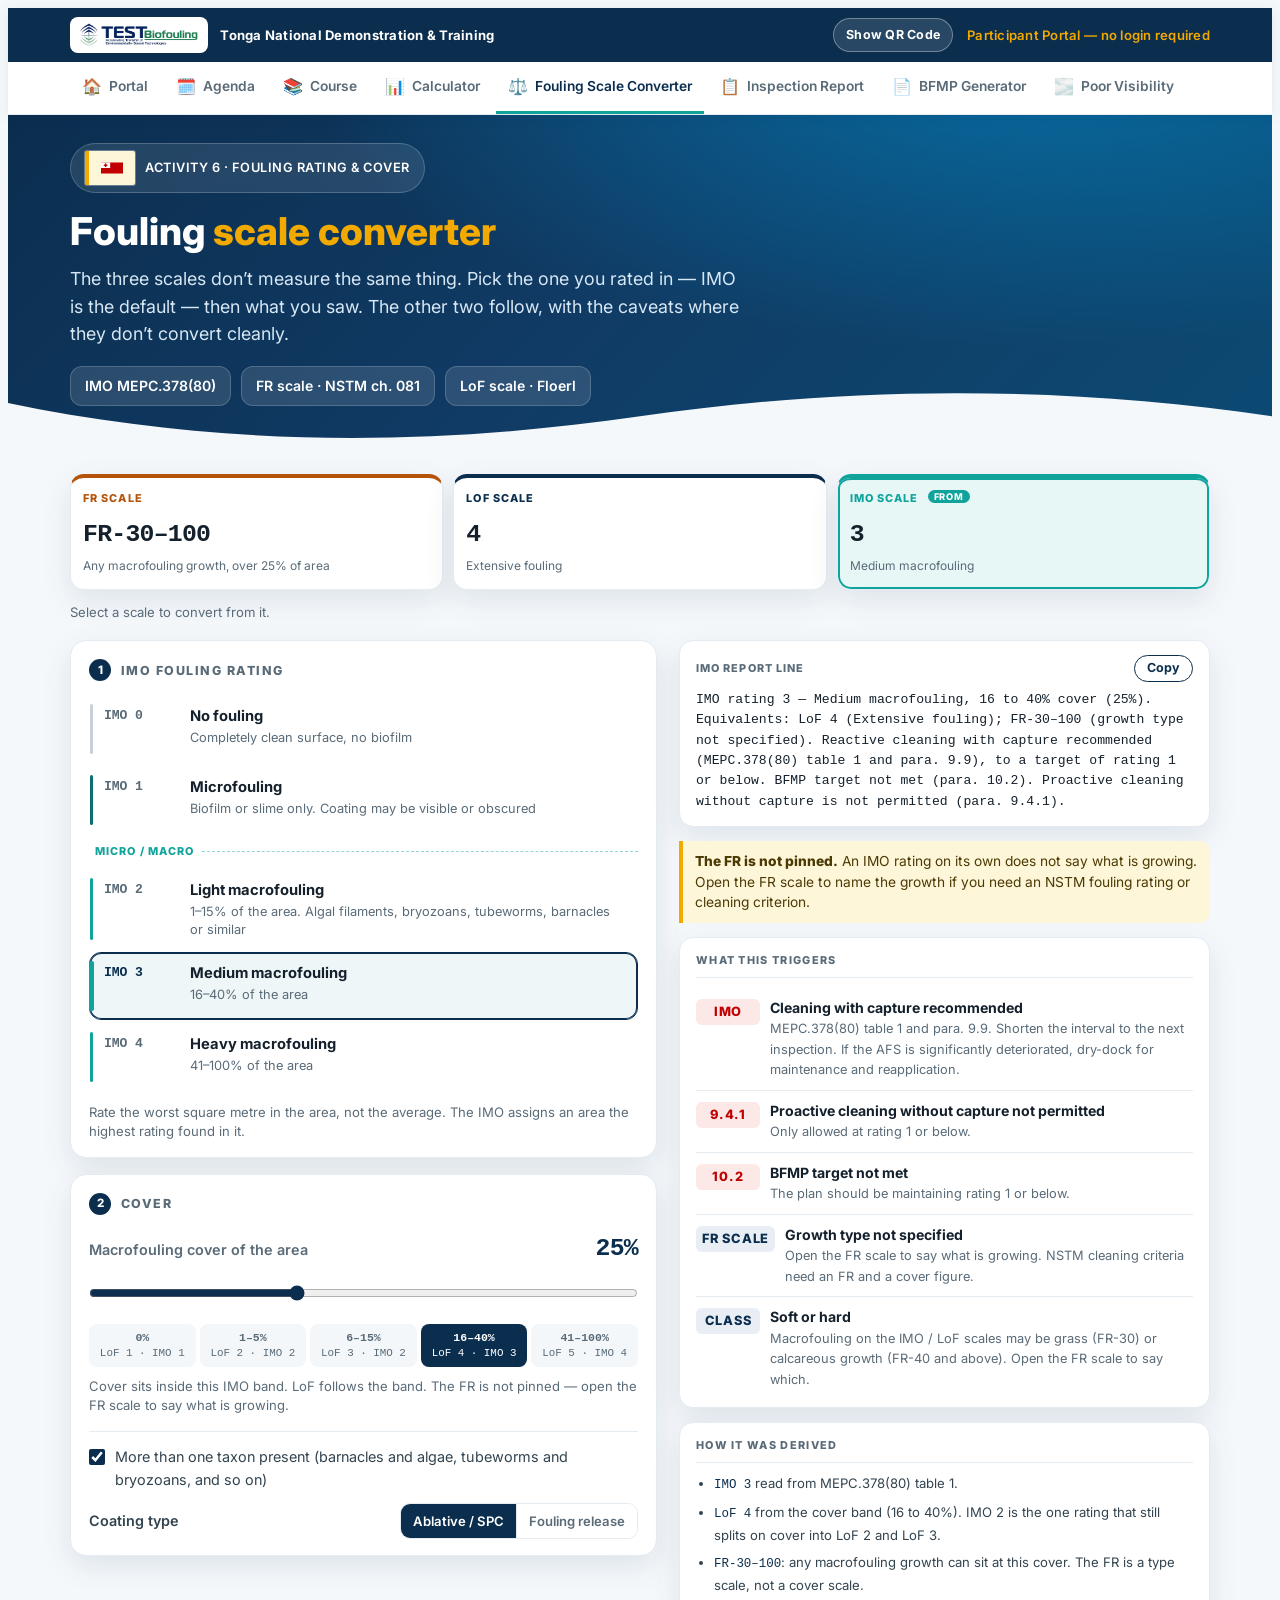
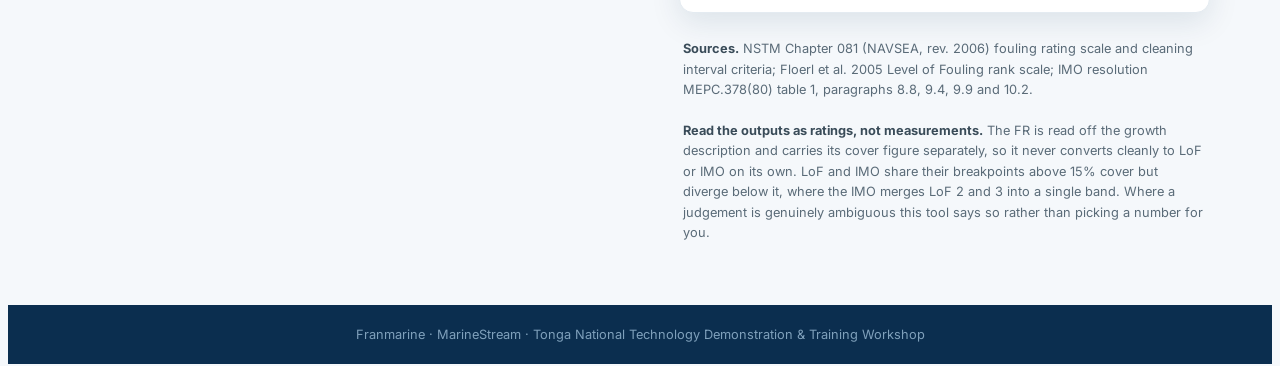
<file: converter/index.html>
<!DOCTYPE html>
<html lang="en">
<head>
    <meta charset="UTF-8">
    <meta name="viewport" content="width=device-width, initial-scale=1.0">
    <title>Fouling Scale Converter | Tonga Workshop Portal</title>
    <meta name="description" content="Convert between NSTM fouling rating, Floerl Level of Fouling, and IMO MEPC.378(80) ratings — with cleaning triggers for each scale.">
    <link rel="icon" href="../assets/favicon.ico" sizes="any">
    <link rel="icon" type="image/png" sizes="32x32" href="../assets/favicon-32.png">
    <link rel="apple-touch-icon" href="../assets/apple-touch-icon.png">
    <link href="https://fonts.googleapis.com/css2?family=Inter:wght@400;500;600;700;800&display=swap" rel="stylesheet">
    <link rel="stylesheet" href="../assets/portal.css">
    <link rel="stylesheet" href="converter.css">
</head>
<body class="scale-page">

    <div id="portal-chrome" data-active="converter" data-base="../"></div>

    <header class="portal-page-hero">
        <div class="container">
            <span class="eyebrow">
                <img class="flag" src="../assets/to_flag.svg" alt="Flag of Tonga">
                Activity 6 · fouling rating &amp; cover
            </span>
            <h1>Fouling <span class="accent">scale converter</span></h1>
            <p class="hero-sub">The three scales don’t measure the same thing. Pick the one you rated in — IMO is the default — then what you saw. The other two follow, with the caveats where they don’t convert cleanly.</p>
            <div class="hero-meta">
                <span class="meta-chip">IMO MEPC.378(80)</span>
                <span class="meta-chip">FR scale · NSTM ch. 081</span>
                <span class="meta-chip">LoF scale · Floerl</span>
            </div>
        </div>
        <svg class="hero-wave" viewBox="0 0 1440 90" preserveAspectRatio="none" aria-hidden="true">
            <path fill="#f5f8fb" d="M0,40 C240,90 480,90 720,55 C960,20 1200,20 1440,55 L1440,90 L0,90 Z"></path>
        </svg>
    </header>

    <main class="scale-main">
        <div class="container scale-grid">
            <div class="readout" role="group" aria-label="Convert from scale" aria-live="polite">
                <button type="button" class="res fr" id="frCard" data-source="fr" aria-pressed="false">
                    <h3>FR scale <span class="from">from</span></h3>
                    <span class="big" id="oFR">FR-30–100</span>
                    <span class="sub" id="sFR"></span>
                </button>
                <button type="button" class="res lof" id="lofCard" data-source="lof" aria-pressed="false">
                    <h3>LoF scale <span class="from">from</span></h3>
                    <span class="big" id="oLOF">4</span>
                    <span class="sub" id="sLOF"></span>
                </button>
                <button type="button" class="res imo is-source" id="imoCard" data-source="imo" aria-pressed="true">
                    <h3>IMO scale <span class="from">from</span></h3>
                    <span class="big" id="oIMO">3</span>
                    <span class="sub" id="sIMO"></span>
                </button>
            </div>
            <p class="scale-pick-hint">Select a scale to convert from it.</p>

            <div class="scale-stack">
                <section class="scale-panel">
                    <p class="scale-step"><span>1</span> <span id="stepTitle">IMO fouling rating</span></p>
                    <div class="ladder" id="ladder" role="radiogroup" aria-label="Rating on the selected scale"></div>
                    <p class="scale-hint" id="stepHint"></p>
                </section>

                <section class="scale-panel" id="coverPanel">
                    <p class="scale-step"><span>2</span> Cover</p>
                    <div class="cover-head">
                        <span class="cover-label" id="coverLabel">Macrofouling cover of the area</span>
                        <span class="cover-val" id="coverVal">25%</span>
                    </div>
                    <input type="range" id="cover" min="16" max="40" value="25" step="1" aria-label="Percentage cover">
                    <div class="bands" id="bands"></div>
                    <p class="cover-note" id="coverNote"></p>

                    <div class="opts">
                        <label class="opt" id="taxaRow">
                            <input type="checkbox" id="taxa" checked>
                            <span>More than one taxon present (barnacles and algae, tubeworms and bryozoans, and so on)</span>
                        </label>
                        <div class="seg-row">
                            <span>Coating type</span>
                            <span class="seg" id="coat" role="radiogroup" aria-label="Coating type">
                                <label class="on"><input type="radio" name="coat" value="spc" checked> Ablative / SPC</label>
                                <label><input type="radio" name="coat" value="fr"> Fouling release</label>
                            </span>
                        </div>
                    </div>
                </section>
            </div>

            <div class="scale-out" id="results">
                <div class="line-out">
                    <div class="top">
                        <h3 id="reportHeading">IMO report line</h3>
                        <button type="button" class="copy" id="copyBtn">Copy</button>
                    </div>
                    <p id="reportLine"></p>
                </div>

                <div id="flags"></div>

                <div class="block">
                    <h2>What this triggers</h2>
                    <div id="triggers"></div>
                </div>

                <div class="block">
                    <h2>How it was derived</h2>
                    <div class="why"><ul id="why"></ul></div>
                </div>

                <p class="scale-sources">
                    <b>Sources.</b> NSTM Chapter 081 (NAVSEA, rev. 2006) fouling rating scale and cleaning interval criteria; Floerl et al. 2005 Level of Fouling rank scale; IMO resolution MEPC.378(80) table 1, paragraphs 8.8, 9.4, 9.9 and 10.2.
                    <br><br>
                    <b>Read the outputs as ratings, not measurements.</b> The FR is read off the growth description and carries its cover figure separately, so it never converts cleanly to LoF or IMO on its own. LoF and IMO share their breakpoints above 15% cover but diverge below it, where the IMO merges LoF 2 and 3 into a single band. Where a judgement is genuinely ambiguous this tool says so rather than picking a number for you.
                </p>
            </div>
        </div>
    </main>

    <nav class="scale-dock" aria-label="Current ratings">
        <button type="button" data-source="fr" aria-pressed="false">
            <span class="k">FR scale</span>
            <span class="v" id="dockFR">FR-30–100</span>
        </button>
        <button type="button" data-source="lof" aria-pressed="false">
            <span class="k">LoF scale</span>
            <span class="v" id="dockLOF">4</span>
        </button>
        <button type="button" data-source="imo" aria-pressed="true">
            <span class="k">IMO scale</span>
            <span class="v" id="dockIMO">3</span>
        </button>
    </nav>

    <footer class="scale-foot">
        <div class="container">Franmarine · MarineStream · Tonga National Technology Demonstration &amp; Training Workshop</div>
    </footer>

    <script src="../assets/portal-nav.js"></script>
    <script src="converter.js"></script>
</body>
</html>
</file>
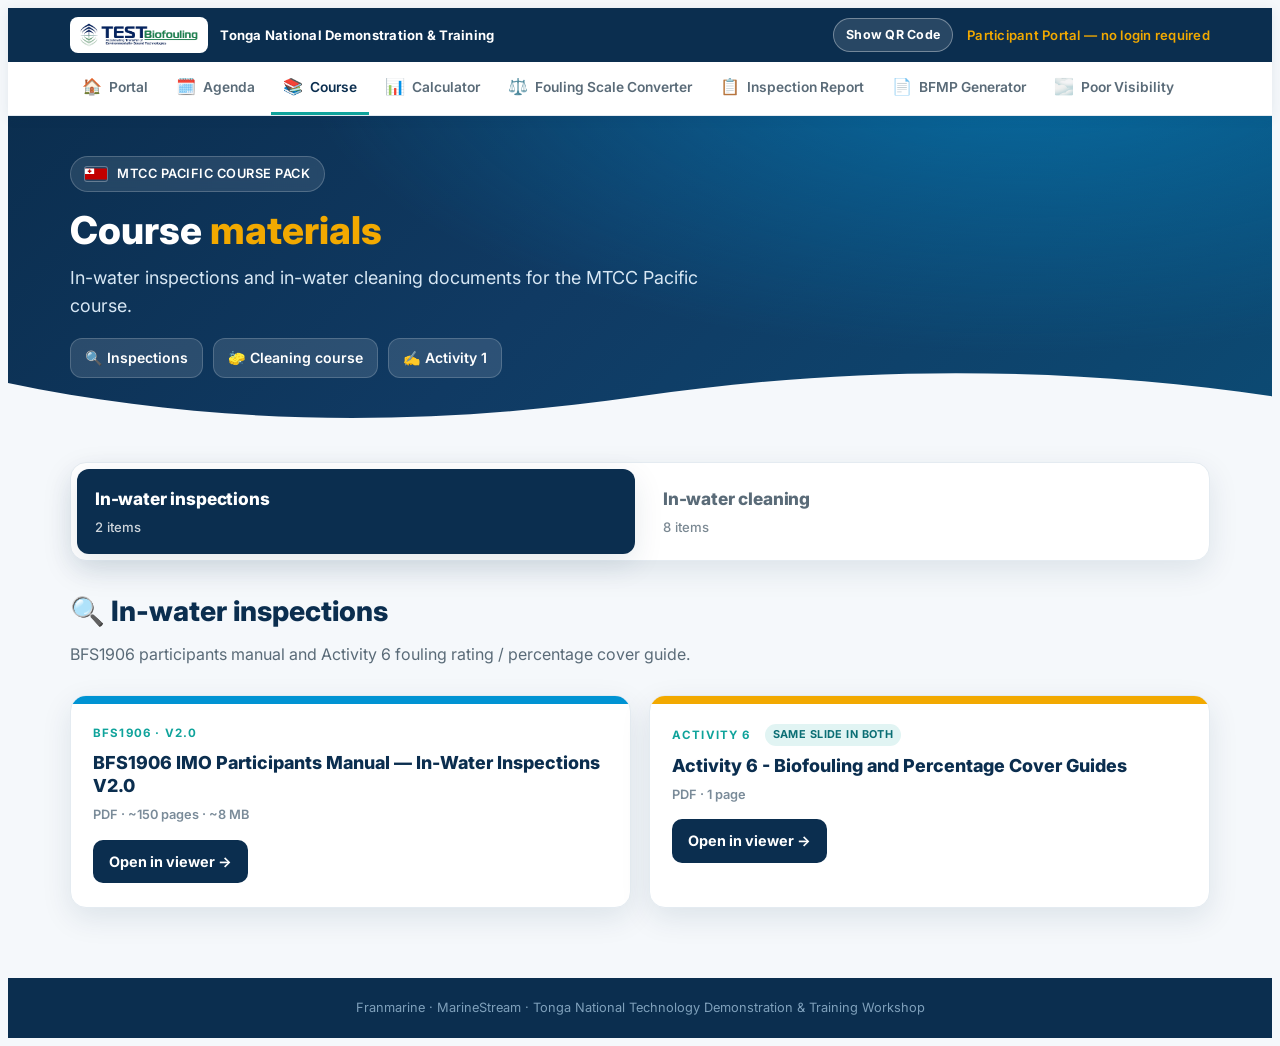
<file: course/index.html>
<!DOCTYPE html>
<html lang="en">
<head>
    <meta charset="UTF-8">
    <meta name="viewport" content="width=device-width, initial-scale=1.0">
    <title>Course materials | Tonga Workshop Portal</title>
    <meta name="description" content="Course materials — in-water inspections, in-water cleaning, Activity 1.">
    <link rel="icon" href="../assets/favicon.ico" sizes="any">
    <link rel="icon" type="image/png" sizes="32x32" href="../assets/favicon-32.png">
    <link rel="apple-touch-icon" href="../assets/apple-touch-icon.png">
    <link href="https://fonts.googleapis.com/css2?family=Inter:wght@400;500;600;700;800&display=swap" rel="stylesheet">
    <link rel="stylesheet" href="../assets/portal.css">
    <link rel="stylesheet" href="course.css">
</head>
<body class="course-page">

    <div id="portal-chrome" data-active="course" data-base="../"></div>

    <header class="portal-page-hero">
        <div class="container">
            <span class="eyebrow">
                <img class="flag" src="../assets/to_flag.svg" alt="Flag of Tonga">
                MTCC Pacific course pack
            </span>
            <h1>Course <span class="accent">materials</span></h1>
            <p class="hero-sub">In-water inspections and in-water cleaning documents for the MTCC Pacific course.</p>
            <div class="hero-meta">
                <span class="meta-chip">🔍 Inspections</span>
                <span class="meta-chip">🧽 Cleaning course</span>
                <span class="meta-chip">✍️ Activity 1</span>
            </div>
        </div>
        <svg class="hero-wave" viewBox="0 0 1440 90" preserveAspectRatio="none" aria-hidden="true">
            <path fill="#f5f8fb" d="M0,40 C240,90 480,90 720,55 C960,20 1200,20 1440,55 L1440,90 L0,90 Z"></path>
        </svg>
    </header>

    <main class="course-main">
        <div class="container">
            <div class="track-switch" role="tablist" aria-label="Course materials">
                <button type="button" class="track-btn" id="tab-inspection" role="tab" aria-pressed="true" data-track="inspection">
                    <span class="tb-title">In-water inspections</span>
                    <span class="tb-count" id="count-inspection"></span>
                </button>
                <button type="button" class="track-btn" id="tab-cleaning" role="tab" aria-pressed="false" data-track="cleaning">
                    <span class="tb-title">In-water cleaning</span>
                    <span class="tb-count" id="count-cleaning"></span>
                </button>
            </div>

            <div class="track-intro" id="track-intro"></div>
            <div class="material-grid" id="material-grid"></div>
        </div>
    </main>

    <footer class="course-foot">
        <div class="container">Franmarine · MarineStream · Tonga National Technology Demonstration &amp; Training Workshop</div>
    </footer>

    <script src="../assets/portal-nav.js"></script>
    <script src="materials.js"></script>
    <script src="library.js"></script>
</body>
</html>
</file>
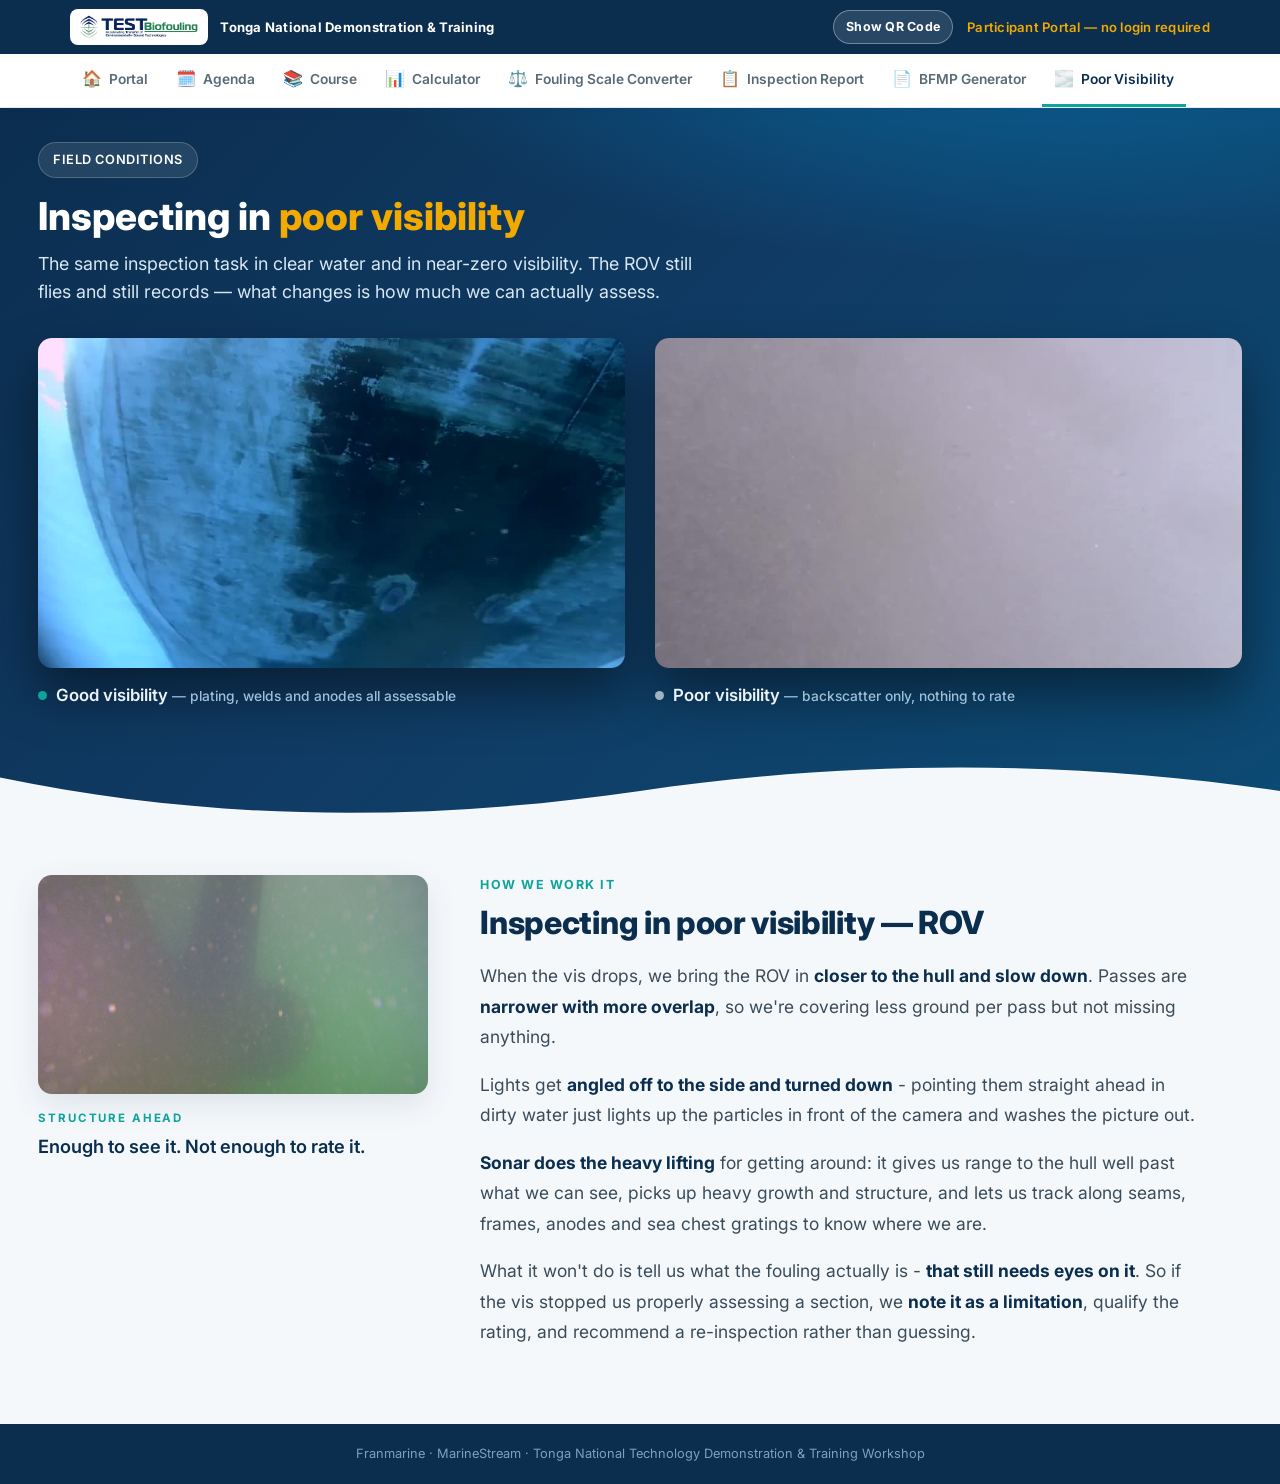
<file: visibility/index.html>
<!DOCTYPE html>
<html lang="en">
<head>
<meta charset="UTF-8">
<meta name="viewport" content="width=device-width, initial-scale=1.0">
<title>Inspecting in Poor Visibility | Tonga National Technology Demonstration &amp; Training Workshop</title>
<meta name="description" content="ROV hull inspection in poor visibility — good and near-zero visibility footage side by side, and the operational method: closer passes, angled lights, sonar for navigation, and recording visibility as a limitation on the Fouling Rating.">
<link rel="icon" href="../assets/favicon.ico" sizes="any">
<link rel="icon" type="image/png" sizes="32x32" href="../assets/favicon-32.png">
<link rel="apple-touch-icon" href="../assets/apple-touch-icon.png">
<link href="https://fonts.googleapis.com/css2?family=Inter:wght@400;500;600;700;800&display=swap" rel="stylesheet">
<link rel="stylesheet" href="../assets/portal.css">
<style>
    * { box-sizing: border-box; margin: 0; padding: 0; }

    body {
        font-family: 'Inter', -apple-system, BlinkMacSystemFont, 'Segoe UI', Roboto, sans-serif;
        color: var(--ink);
        background: var(--bg);
        line-height: 1.6;
        -webkit-font-smoothing: antialiased;
        min-height: 100dvh;
        display: flex;
        flex-direction: column;
    }

    /* Slightly wider than the standard portal measure — this page is led by the footage. */
    .container { width: min(1240px, 94vw); margin: 0 auto; }
    .portal-page-hero .container { width: min(1240px, 94vw); padding: 34px 0 112px; }

    /* ===== Comparison, on the dark hero so the near-white poor-vis frame reads as water ===== */
    .compare {
        display: grid;
        grid-template-columns: 1fr 1fr;
        gap: 30px;
        margin-top: 32px;
    }

    .compare video {
        display: block;
        width: 100%;
        aspect-ratio: 16 / 9;
        border-radius: 14px;
        background: #0a1a28;
        box-shadow: 0 26px 54px rgba(0, 0, 0, .45);
    }

    .compare figcaption {
        margin-top: 14px;
        font-size: 1.05rem;
        font-weight: 600;
        color: #eaf3fa;
    }

    .compare figcaption .dot {
        display: inline-block;
        width: 9px;
        height: 9px;
        border-radius: 50%;
        margin-right: 9px;
        vertical-align: 1px;
    }

    .compare .good .dot { background: var(--teal); }
    .compare .poor .dot { background: #9fb3c2; }

    .compare figcaption .qual {
        font-size: .86rem;
        font-weight: 500;
        color: #9fc0da;
    }

    .compare figcaption .qual::before { content: "— "; }

    /* ===== Method ===== */
    .method { flex: 1; padding: 54px 0 76px; }

    footer {
        flex-shrink: 0;
        background: var(--imo-navy);
        color: #7fa0bb;
        padding: 20px 0;
        font-size: .8rem;
        text-align: center;
    }

    .method-grid {
        display: grid;
        grid-template-columns: 390px 1fr;
        gap: 52px;
        align-items: start;
    }

    .method figure img {
        display: block;
        width: 100%;
        aspect-ratio: 16 / 9;
        object-fit: cover;
        border-radius: 14px;
        box-shadow: var(--shadow);
    }

    .method figcaption { margin-top: 15px; }

    .method figcaption .lbl {
        font-size: .72rem;
        font-weight: 700;
        letter-spacing: .16em;
        text-transform: uppercase;
        color: var(--teal);
    }

    .method figcaption p {
        margin-top: 7px;
        font-size: 1.14rem;
        font-weight: 600;
        line-height: 1.35;
        color: var(--imo-navy);
    }

    .method .kicker {
        font-size: .78rem;
        font-weight: 700;
        letter-spacing: .12em;
        text-transform: uppercase;
        color: var(--teal);
    }

    .method h2 {
        margin: 9px 0 0;
        font-size: clamp(1.45rem, 2.7vw, 2rem);
        font-weight: 800;
        letter-spacing: -.01em;
        line-height: 1.18;
        color: var(--imo-navy);
    }

    .script {
        display: grid;
        gap: 17px;
        margin-top: 20px;
        max-width: 66ch;
        font-size: 1.09rem;
        line-height: 1.75;
        color: #3a4c59;
    }

    .script b { font-weight: 700; color: var(--imo-navy); }

    @media (max-width: 860px) {
        .portal-page-hero .container { padding: 26px 0 86px; }
        .compare { grid-template-columns: 1fr; gap: 24px; }
        .compare video { border-radius: 10px; }
        /* Let the qualifier drop to its own line rather than fighting the label for width. */
        .compare figcaption .qual { display: block; margin-top: 1px; }
        .compare figcaption .qual::before { content: none; }
        .method { padding: 38px 0 56px; }
        .method-grid { grid-template-columns: 1fr; gap: 30px; }
        .script { font-size: 1.04rem; max-width: none; }
    }
</style>
</head>
<body>

<div id="portal-chrome" data-active="visibility" data-base="../"></div>

<header class="portal-page-hero">
    <div class="container">
        <span class="eyebrow">Field conditions</span>
        <h1>Inspecting in <span class="accent">poor visibility</span></h1>
        <p class="hero-sub">The same inspection task in clear water and in near-zero visibility. The ROV still flies and still records — what changes is how much we can actually assess.</p>

        <div class="compare">
            <figure class="good">
                <video data-hd="../assets/vis-good.mp4" data-sm="../assets/vis-good-sm.mp4"
                       poster="../assets/vis-good-poster.jpg"
                       autoplay muted loop playsinline preload="auto"
                       aria-label="ROV footage of a hull in good visibility"></video>
                <figcaption><span class="dot" aria-hidden="true"></span>Good visibility <span class="qual">plating, welds and anodes all assessable</span></figcaption>
            </figure>
            <figure class="poor">
                <video data-hd="../assets/vis-poor.mp4" data-sm="../assets/vis-poor-sm.mp4"
                       poster="../assets/vis-poor-poster.jpg"
                       autoplay muted loop playsinline preload="auto"
                       aria-label="ROV footage in near-zero visibility"></video>
                <figcaption><span class="dot" aria-hidden="true"></span>Poor visibility <span class="qual">backscatter only, nothing to rate</span></figcaption>
            </figure>
        </div>
    </div>
    <svg class="hero-wave" viewBox="0 0 1440 90" preserveAspectRatio="none" aria-hidden="true">
        <path fill="#f5f8fb" d="M0,40 C240,90 480,90 720,55 C960,20 1200,20 1440,55 L1440,90 L0,90 Z"></path>
    </svg>
</header>

<section class="method">
    <div class="container">
        <div class="method-grid">
            <figure>
                <img src="../assets/vis-poor-still.jpg" alt="A steel A-frame structure only faintly visible through turbid green water" loading="lazy">
                <figcaption>
                    <div class="lbl">Structure ahead</div>
                    <p>Enough to see it. Not enough to rate it.</p>
                </figcaption>
            </figure>

            <div>
                <div class="kicker">How we work it</div>
                <h2>Inspecting in poor visibility — ROV</h2>
                <div class="script">
                    <p>When the vis drops, we bring the ROV in <b>closer to the hull and slow down</b>. Passes are <b>narrower with more overlap</b>, so we're covering less ground per pass but not missing anything.</p>
                    <p>Lights get <b>angled off to the side and turned down</b> - pointing them straight ahead in dirty water just lights up the particles in front of the camera and washes the picture out.</p>
                    <p><b>Sonar does the heavy lifting</b> for getting around: it gives us range to the hull well past what we can see, picks up heavy growth and structure, and lets us track along seams, frames, anodes and sea chest gratings to know where we are.</p>
                    <p>What it won't do is tell us what the fouling actually is - <b>that still needs eyes on it</b>. So if the vis stopped us properly assessing a section, we <b>note it as a limitation</b>, qualify the rating, and recommend a re-inspection rather than guessing.</p>
                </div>
            </div>
        </div>
    </div>
</section>

<footer>
    <div class="container">Franmarine · MarineStream · Tonga National Technology Demonstration &amp; Training Workshop</div>
</footer>

<script src="../assets/portal-nav.js"></script>
<script>
(function () {
    // Pick the encode that suits the size the clip is actually painted at, so phones
    // and standard-density screens never pull the 720p files. Assigning src here
    // rather than in the markup keeps it to one download per clip.
    var dpr = window.devicePixelRatio || 1;

    document.querySelectorAll('video[data-hd]').forEach(function (v) {
        var css = v.getBoundingClientRect().width;
        var needed = css * dpr;
        v.src = (!css || needed > 1000) ? v.dataset.hd : v.dataset.sm;
        v.play().catch(function () {});
    });
})();
</script>
</body>
</html>
</file>
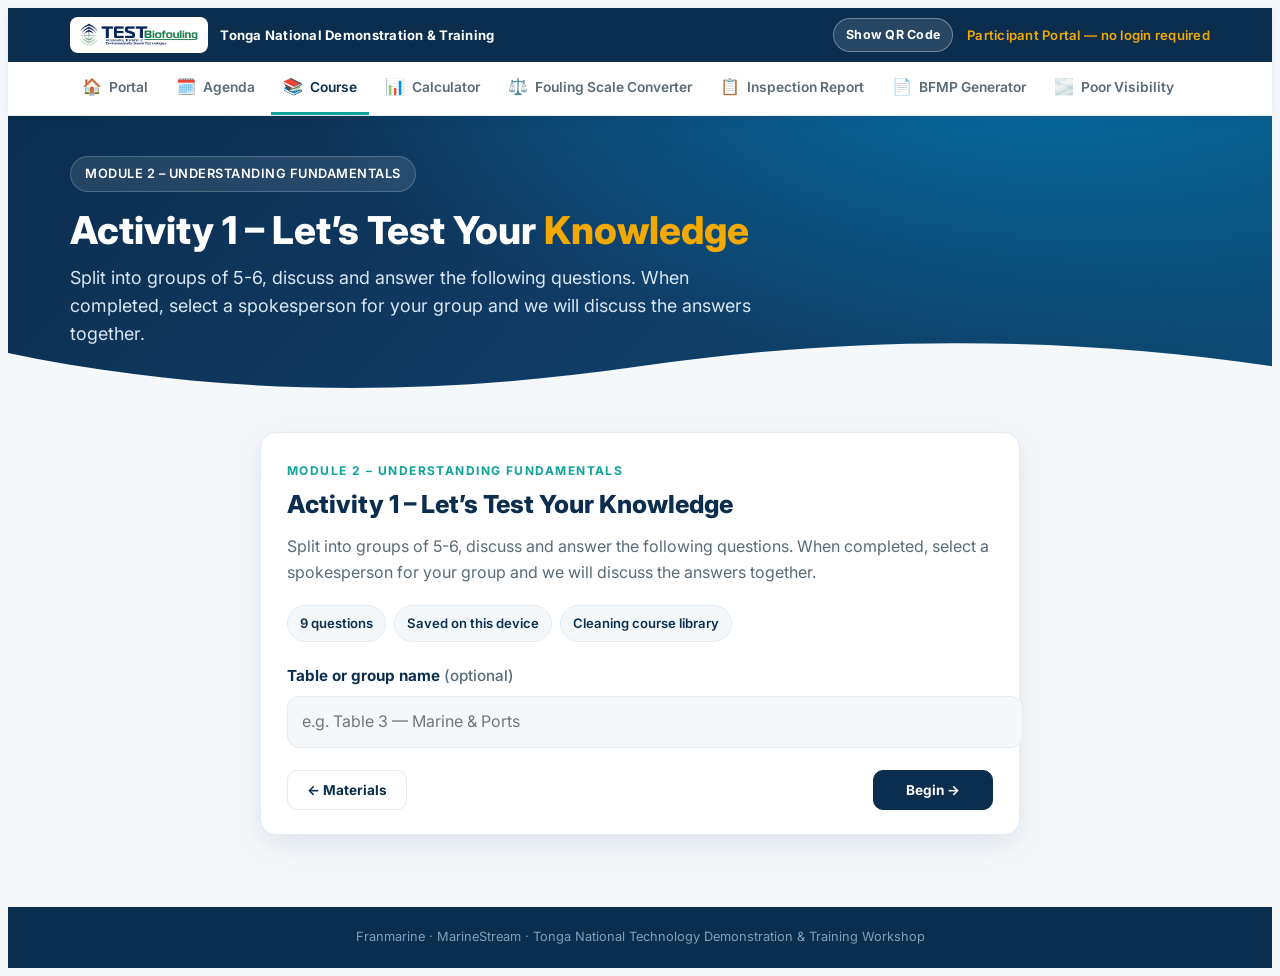
<file: course/quiz.html>
<!DOCTYPE html>
<html lang="en">
<head>
    <meta charset="UTF-8">
    <meta name="viewport" content="width=device-width, initial-scale=1.0">
    <title>Activity 1 – Let’s Test Your Knowledge | Tonga Workshop Portal</title>
    <meta name="description" content="Activity 1 — Module 2 in-water cleaning course.">
    <link rel="icon" href="../assets/favicon.ico" sizes="any">
    <link rel="icon" type="image/png" sizes="32x32" href="../assets/favicon-32.png">
    <link rel="apple-touch-icon" href="../assets/apple-touch-icon.png">
    <link href="https://fonts.googleapis.com/css2?family=Inter:wght@400;500;600;700;800&display=swap" rel="stylesheet">
    <link rel="stylesheet" href="../assets/portal.css">
    <link rel="stylesheet" href="course.css">
</head>
<body class="course-page">

    <div id="portal-chrome" data-active="course" data-base="../"></div>

    <header class="portal-page-hero">
        <div class="container">
            <span class="eyebrow">Module 2 – Understanding Fundamentals</span>
            <h1>Activity 1 – Let’s Test Your <span class="accent">Knowledge</span></h1>
            <p class="hero-sub">Split into groups of 5-6, discuss and answer the following questions. When completed, select a spokesperson for your group and we will discuss the answers together.</p>
        </div>
        <svg class="hero-wave" viewBox="0 0 1440 90" preserveAspectRatio="none" aria-hidden="true">
            <path fill="#f5f8fb" d="M0,40 C240,90 480,90 720,55 C960,20 1200,20 1440,55 L1440,90 L0,90 Z"></path>
        </svg>
    </header>

    <main class="course-main">
        <div class="quiz-wrap" id="quiz-root"></div>
    </main>

    <footer class="course-foot">
        <div class="container">Franmarine · MarineStream · Tonga National Technology Demonstration &amp; Training Workshop</div>
    </footer>

    <script src="../assets/portal-nav.js"></script>
    <script src="materials.js"></script>
    <script src="quiz.js"></script>
</body>
</html>
</file>
<file: assets/portal.css>
:root {
    --imo-navy: #0b2e4f;
    --imo-navy-2: #103a63;
    --un-blue: #0093d3;
    --teal: #0fa39b;
    --gold: #f2a900;
    --maroon: #c10000; /* Tonga red accent */
    --ink: #14202b;
    --muted: #5a6b78;
    --line: #e4ebf1;
    --bg: #f5f8fb;
    --white: #ffffff;
    --radius: 16px;
    --shadow: 0 10px 30px rgba(11, 46, 79, .10);
    --shadow-lg: 0 22px 50px rgba(11, 46, 79, .18);
    --portal-chrome-h: 100px;
}

/* ===== Sticky chrome (topbar + tabs) ===== */
.portal-chrome {
    position: sticky;
    top: 0;
    z-index: 120;
    box-shadow: 0 2px 12px rgba(11, 46, 79, .08);
}

.portal-topbar {
    background: var(--imo-navy);
    color: #cfe2f1;
    font-size: .82rem;
    letter-spacing: .02em;
}

.portal-topbar .container {
    width: min(1140px, 92vw);
    margin: 0 auto;
    display: flex;
    flex-wrap: wrap;
    gap: 8px 18px;
    align-items: center;
    justify-content: space-between;
    padding: 9px 0;
}

.portal-topbar strong { color: #fff; }
.portal-topbar .tag { color: var(--gold); font-weight: 600; }

.portal-topbar .topbar-brand {
    display: inline-flex;
    align-items: center;
    gap: 12px;
    min-width: 0;
}

.portal-topbar .topbar-logo {
    display: inline-flex;
    align-items: center;
    background: #fff;
    border-radius: 8px;
    padding: 4px 8px;
    line-height: 0;
    flex-shrink: 0;
}

.portal-topbar .topbar-logo img {
    display: block;
    height: 28px;
    width: auto;
}

.portal-topbar .topbar-title {
    color: #cfe2f1;
}

.portal-topbar .topbar-actions {
    display: inline-flex;
    flex-wrap: wrap;
    align-items: center;
    gap: 10px 14px;
}

.portal-topbar .qr-toggle {
    appearance: none;
    border: 1px solid rgba(255, 255, 255, .35);
    background: rgba(255, 255, 255, .12);
    color: #fff;
    font: inherit;
    font-size: .78rem;
    font-weight: 700;
    letter-spacing: .02em;
    padding: 6px 12px;
    border-radius: 999px;
    cursor: pointer;
    transition: background .15s ease, border-color .15s ease;
}

.portal-topbar .qr-toggle:hover {
    background: rgba(255, 255, 255, .2);
    border-color: rgba(255, 255, 255, .55);
}

.portal-topbar .qr-toggle[aria-pressed="true"] {
    background: var(--gold);
    border-color: var(--gold);
    color: var(--imo-navy);
}

.portal-page-hero--qr .container {
    padding: 28px 0 36px;
    display: flex;
    flex-direction: column;
    align-items: center;
    text-align: center;
}

.portal-page-hero--home.portal-page-hero--qr .container {
    padding: 36px 0 48px;
}

.portal-qr-panel {
    display: flex;
    flex-direction: column;
    align-items: center;
    gap: 14px;
}

.portal-qr-kicker {
    font-size: .85rem;
    font-weight: 700;
    letter-spacing: .08em;
    text-transform: uppercase;
    color: var(--gold);
    margin: 0;
}

.portal-qr-img {
    display: block;
    width: min(72vw, 420px);
    height: auto;
    aspect-ratio: 1;
    background: #fff;
    padding: 18px;
    border-radius: 18px;
    box-shadow: var(--shadow-lg);
}

.portal-qr-hint {
    margin: 0;
    color: #d7e7f4;
    font-size: .95rem;
    font-weight: 500;
}

@media (min-width: 900px) {
    .portal-qr-img {
        width: min(48vw, 520px);
        padding: 22px;
    }
}

.portal-tabs {
    background: var(--white);
    border-bottom: 1px solid var(--line);
}

.portal-tabs .container {
    width: min(1140px, 92vw);
    margin: 0 auto;
    display: flex;
    gap: 4px;
    overflow-x: auto;
    -webkit-overflow-scrolling: touch;
    scrollbar-width: none;
}

.portal-tabs .container::-webkit-scrollbar { display: none; }

.portal-tab {
    flex: 0 0 auto;
    display: inline-flex;
    align-items: center;
    gap: 7px;
    padding: 12px 12px;
    font-size: .86rem;
    font-weight: 600;
    color: var(--muted);
    text-decoration: none;
    border-bottom: 3px solid transparent;
    white-space: nowrap;
    transition: color .15s, border-color .15s;
}

.portal-tab:hover { color: var(--imo-navy); }

.portal-tab.active {
    color: var(--imo-navy);
    border-bottom-color: var(--teal);
}

.portal-tab .ic { font-size: 1rem; }

/* ===== Page heroes ===== */
.portal-page-hero {
    position: relative;
    color: #fff;
    background:
        radial-gradient(1200px 500px at 80% -20%, rgba(0, 147, 211, .55), transparent 60%),
        linear-gradient(135deg, var(--imo-navy) 0%, var(--imo-navy-2) 45%, #0c4a73 100%);
    overflow: hidden;
}

.portal-page-hero .container {
    position: relative;
    z-index: 2;
    width: min(1140px, 92vw);
    margin: 0 auto;
    padding: 40px 0 48px;
}

.portal-page-hero .hero-top {
    display: flex;
    flex-wrap: wrap;
    align-items: center;
    justify-content: space-between;
    gap: 14px 24px;
    margin-bottom: 4px;
}

.portal-page-hero .ms-brand {
    display: inline-flex;
    align-items: center;
    text-decoration: none;
    opacity: .95;
    transition: opacity .15s ease, transform .15s ease;
}

.portal-page-hero .ms-brand:hover {
    opacity: 1;
    transform: translateY(-1px);
}

.portal-page-hero .ms-brand img {
    display: block;
    height: 36px;
    width: auto;
    max-width: min(220px, 55vw);
}

@media (max-width: 640px) {
    .portal-page-hero .ms-brand img { height: 30px; }
}

.portal-page-hero--home .container {
    padding: 56px 0 130px;
}

.portal-page-hero .eyebrow {
    display: inline-flex;
    align-items: center;
    gap: 10px;
    background: rgba(255, 255, 255, .10);
    border: 1px solid rgba(255, 255, 255, .20);
    padding: 7px 14px;
    border-radius: 999px;
    font-size: .8rem;
    font-weight: 600;
    letter-spacing: .04em;
    text-transform: uppercase;
    backdrop-filter: blur(6px);
}

.portal-page-hero .eyebrow .flag {
    width: 22px;
    height: 14px;
    border-radius: 2px;
    box-shadow: 0 0 0 1px rgba(255, 255, 255, .3);
}

.portal-page-hero h1 {
    font-size: clamp(1.6rem, 3.8vw, 2.4rem);
    font-weight: 800;
    line-height: 1.15;
    margin: 16px 0 12px;
    color: #fff;
}

.portal-page-hero--home h1 {
    font-size: clamp(1.9rem, 4.4vw, 3.1rem);
    max-width: 16ch;
    margin: 20px 0 14px;
}

.portal-page-hero h1 .accent { color: var(--gold); }

.portal-page-hero .hero-sub {
    font-size: clamp(.95rem, 1.6vw, 1.12rem);
    color: #d7e7f4;
    max-width: 62ch;
    line-height: 1.55;
    margin: 0;
}

.portal-page-hero .hero-meta {
    display: flex;
    flex-wrap: wrap;
    gap: 10px;
    margin-top: 18px;
}

.portal-page-hero .meta-chip {
    display: inline-flex;
    align-items: center;
    gap: 7px;
    background: rgba(255, 255, 255, .12);
    border: 1px solid rgba(255, 255, 255, .18);
    padding: 8px 14px;
    border-radius: 12px;
    font-weight: 600;
    font-size: .88rem;
    text-decoration: none;
}

a.meta-chip:hover {
    background: rgba(255, 255, 255, .2);
}

.portal-page-hero .hero-wave {
    position: absolute;
    bottom: -1px;
    left: 0;
    width: 100%;
    z-index: 1;
    display: block;
}

header.portal-page-hero h1,
header.portal-page-hero h2,
header.portal-page-hero h3 {
    color: #fff;
}

@media (min-width: 640px) {
    .toolbar-label { display: inline; }
}

/* Document-style partner lockup on dark heroes */
.hero-lockup {
    display: flex;
    flex-wrap: wrap;
    align-items: center;
    gap: 10px;
}

.hero-lockup img,
.logo-plate {
    display: block;
    box-sizing: content-box;
    height: 40px;
    width: auto;
    max-width: min(220px, 58vw);
    object-fit: contain;
    background: #fff;
    padding: 7px 12px;
    border-radius: 10px;
}

/* Partner logos (light section) */
.partner-row.partner-logos {
    align-items: stretch;
}

.partner.partner-logo {
    min-width: 160px;
    padding: 14px 18px;
}

.partner.partner-logo img {
    display: block;
    height: 48px;
    width: auto;
    max-width: 180px;
    object-fit: contain;
    margin: 0 auto 6px;
}

.footer-logos {
    display: flex;
    flex-wrap: wrap;
    align-items: center;
    gap: 22px 28px;
}

.footer-logos img {
    display: block;
    height: 40px;
    width: auto;
    max-width: 200px;
    object-fit: contain;
}

/* Home agenda preview */
.agenda-home {
    background: var(--white);
    border-bottom: 1px solid var(--line);
}

.agenda-cards {
    display: grid;
    grid-template-columns: repeat(4, 1fr);
    gap: 14px;
}

.agenda-card {
    display: flex;
    flex-direction: column;
    background: var(--bg);
    border: 1px solid var(--line);
    border-radius: 14px;
    padding: 18px 18px 16px;
    text-decoration: none;
    color: inherit;
    box-shadow: var(--shadow);
    transition: transform .18s ease, box-shadow .18s ease;
    min-height: 100%;
}

.agenda-card:hover {
    transform: translateY(-4px);
    box-shadow: var(--shadow-lg);
}

.agenda-card .ag-date {
    display: flex;
    flex-wrap: wrap;
    align-items: baseline;
    gap: 6px 10px;
    margin-bottom: 10px;
}

.agenda-card .ag-day {
    font-size: .72rem;
    font-weight: 700;
    letter-spacing: .1em;
    text-transform: uppercase;
    color: var(--teal);
}

.agenda-card .ag-wd {
    font-size: .82rem;
    font-weight: 600;
    color: var(--muted);
}

.agenda-card .ag-feature,
.agenda-card .ag-today {
    font-size: .65rem;
    font-weight: 800;
    letter-spacing: .06em;
    text-transform: uppercase;
    padding: 2px 7px;
    border-radius: 999px;
    margin-left: auto;
}

.agenda-card .ag-feature {
    background: rgba(15, 163, 155, .16);
    color: #0b6e74;
}

.agenda-card .ag-today {
    background: var(--maroon);
    color: #fff;
}

.agenda-card h3 {
    font-size: 1.02rem;
    font-weight: 800;
    color: var(--imo-navy);
    line-height: 1.3;
    margin: 0 0 8px;
}

.agenda-card p {
    color: var(--muted);
    font-size: .88rem;
    margin: 0 0 12px;
    flex: 1;
}

.agenda-card .ag-hours {
    font-variant-numeric: tabular-nums;
    font-size: .82rem;
    font-weight: 700;
    color: var(--imo-navy);
}

.agenda-card.has-feature {
    border-color: rgba(15, 163, 155, .35);
}

.agenda-card.is-today {
    background: #fff;
    box-shadow: var(--shadow-lg);
    border-color: var(--imo-navy);
}

.agenda-home-cta {
    margin-top: 22px;
    display: flex;
    justify-content: center;
}

.agenda-home-cta .tool-cta { text-decoration: none; }
.agenda-home-cta .tool-cta:hover { background: var(--un-blue); gap: 13px; }

@media (max-width: 960px) {
    .agenda-cards { grid-template-columns: 1fr 1fr; }
}

@media (max-width: 640px) {
    :root { --portal-chrome-h: 112px; }
    .portal-page-hero .container { padding: 28px 0 36px; }
    .portal-page-hero--home .container { padding: 40px 0 110px; }
    .portal-topbar .tag { font-size: .75rem; }
    .portal-topbar .topbar-title { display: none; }
    .portal-topbar .topbar-logo img { height: 22px; }
    .portal-qr-img { width: min(84vw, 360px); padding: 14px; }
    .agenda-cards { grid-template-columns: 1fr; }
    .hero-lockup img { height: 34px; }
}
</file>
<file: agenda/agenda.css>
/* Official programme page — masthead mirrors the Word document header. */

.agenda-page {
    min-height: 100dvh;
    display: flex;
    flex-direction: column;
    font-family: 'Inter', -apple-system, BlinkMacSystemFont, 'Segoe UI', Roboto, sans-serif;
    color: var(--ink);
    background: var(--bg);
    line-height: 1.55;
    -webkit-font-smoothing: antialiased;
}

.agenda-page .container {
    width: min(1140px, 92vw);
    margin: 0 auto;
}

.agenda-masthead {
    background: var(--white);
    border-bottom: 1px solid var(--line);
    padding: 28px 0 26px;
}

.agenda-lockup {
    display: flex;
    flex-wrap: wrap;
    align-items: center;
    justify-content: space-between;
    gap: 16px 28px;
    margin-bottom: 22px;
}

.agenda-lockup img {
    display: block;
    height: 52px;
    width: auto;
    max-width: min(240px, 42vw);
    object-fit: contain;
}

.agenda-lockup .logo-test {
    height: 44px;
    max-width: min(280px, 70vw);
}

.agenda-masthead .kicker {
    color: var(--teal);
    font-weight: 700;
    letter-spacing: .12em;
    text-transform: uppercase;
    font-size: .72rem;
}

.agenda-masthead h1 {
    font-size: clamp(1.45rem, 3.2vw, 2.15rem);
    font-weight: 800;
    color: var(--imo-navy);
    line-height: 1.2;
    margin: 8px 0 6px;
    max-width: 22ch;
}

.agenda-masthead .project {
    color: var(--muted);
    font-weight: 600;
    margin: 0 0 16px;
}

.agenda-meta {
    display: flex;
    flex-wrap: wrap;
    gap: 8px;
}

.agenda-meta span {
    display: inline-flex;
    align-items: center;
    gap: 6px;
    background: var(--bg);
    border: 1px solid var(--line);
    padding: 7px 12px;
    border-radius: 10px;
    font-size: .86rem;
    font-weight: 600;
    color: var(--imo-navy);
}

.agenda-main {
    flex: 1;
    padding: 28px 0 72px;
}

.agenda-day-tabs {
    display: grid;
    grid-template-columns: repeat(4, 1fr);
    gap: 8px;
    padding: 6px;
    background: var(--white);
    border: 1px solid var(--line);
    border-radius: 16px;
    box-shadow: var(--shadow);
    margin-bottom: 22px;
    position: sticky;
    top: var(--portal-chrome-h, 82px);
    z-index: 40;
}

.agenda-day-tab {
    appearance: none;
    border: 0;
    background: transparent;
    cursor: pointer;
    text-align: left;
    padding: 12px 14px;
    border-radius: 12px;
    font: inherit;
    color: var(--muted);
    display: flex;
    flex-direction: column;
    gap: 2px;
    min-height: 74px;
}

.agenda-day-tab:hover { color: var(--imo-navy); background: var(--bg); }

.agenda-day-tab.active {
    background: var(--imo-navy);
    color: #fff;
}

.agenda-day-tab .dt-label {
    font-size: .72rem;
    font-weight: 700;
    letter-spacing: .1em;
    text-transform: uppercase;
}

.agenda-day-tab .dt-date {
    font-size: .95rem;
    font-weight: 700;
}

.agenda-day-tab .day-feature,
.agenda-day-tab .day-status {
    font-size: .65rem;
    font-weight: 700;
    letter-spacing: .04em;
    text-transform: uppercase;
    padding: 2px 7px;
    border-radius: 999px;
    width: fit-content;
    margin-top: 4px;
}

.agenda-day-tab .day-feature {
    background: rgba(15, 163, 155, .18);
    color: #0b6e74;
}

.agenda-day-tab.active .day-feature {
    background: var(--gold);
    color: var(--imo-navy);
}

.agenda-day-tab .day-status {
    background: var(--bg);
    color: var(--muted);
}

.agenda-day-tab.active .day-status {
    background: rgba(255,255,255,.16);
    color: #fff;
}

.agenda-day-head {
    margin: 8px 0 22px;
}

.agenda-day-kicker {
    color: var(--teal);
    font-weight: 700;
    letter-spacing: .1em;
    text-transform: uppercase;
    font-size: .75rem;
    margin: 0 0 6px;
}

.agenda-day-head h2 {
    font-size: clamp(1.25rem, 2.4vw, 1.7rem);
    font-weight: 800;
    color: var(--imo-navy);
    margin: 0 0 6px;
    line-height: 1.25;
}

.agenda-day-meta {
    color: var(--muted);
    margin: 0;
    font-size: .95rem;
}

.agenda-timeline {
    list-style: none;
    margin: 0;
    padding: 0;
    display: grid;
    gap: 0;
    background: var(--white);
    border: 1px solid var(--line);
    border-radius: var(--radius);
    overflow: hidden;
    box-shadow: var(--shadow);
}

.agenda-item {
    display: grid;
    grid-template-columns: 132px 1fr;
    gap: 0 18px;
    padding: 16px 20px;
    border-top: 1px solid var(--line);
    align-items: start;
}

.agenda-item:first-child { border-top: 0; }

.agenda-time {
    display: flex;
    flex-direction: column;
    gap: 6px;
    padding-top: 2px;
}

.agenda-range {
    font-variant-numeric: tabular-nums;
    font-weight: 700;
    font-size: .92rem;
    color: var(--imo-navy);
}

.agenda-live {
    display: inline-flex;
    align-items: center;
    gap: 6px;
    width: fit-content;
    background: var(--maroon);
    color: #fff;
    font-size: .68rem;
    font-weight: 800;
    letter-spacing: .08em;
    text-transform: uppercase;
    padding: 3px 8px;
    border-radius: 999px;
}

.agenda-live::before {
    content: "";
    width: 7px;
    height: 7px;
    border-radius: 50%;
    background: #fff;
}

.agenda-kind {
    display: inline-block;
    font-size: .68rem;
    font-weight: 700;
    letter-spacing: .1em;
    text-transform: uppercase;
    color: var(--teal);
    margin-bottom: 4px;
}

.agenda-body h3 {
    font-size: 1.02rem;
    font-weight: 700;
    color: var(--imo-navy);
    margin: 0;
    line-height: 1.35;
}

.agenda-detail {
    margin: 6px 0 0;
    color: var(--muted);
    font-size: .92rem;
}

.agenda-speakers {
    list-style: none;
    margin: 8px 0 0;
    padding: 0;
    display: grid;
    gap: 3px;
}

.agenda-speakers li {
    font-size: .88rem;
    color: #3a4c59;
}

.agenda-item.kind-break {
    background: #f7fafc;
}

.agenda-item.kind-break .agenda-kind { color: var(--muted); }
.agenda-item.kind-break h3 { font-weight: 600; color: #4a5d6a; }

.agenda-item.kind-logistics h3 { font-weight: 600; }

.agenda-item.kind-demo {
    background: linear-gradient(90deg, rgba(15, 163, 155, .12), rgba(15, 163, 155, .04));
    border-top-color: rgba(15, 163, 155, .28);
}

.agenda-item.kind-demo h3 { color: #0b6e74; }

.agenda-item.kind-ceremony {
    background: linear-gradient(90deg, rgba(242, 169, 0, .16), rgba(242, 169, 0, .04));
}

.agenda-item.kind-close {
    background: var(--bg);
}

.agenda-item.kind-close h3,
.agenda-item.is-past h3 { color: #5a6b78; }

.agenda-item.is-past { opacity: .72; }

.agenda-item.is-now {
    box-shadow: inset 4px 0 0 var(--maroon);
}

.agenda-note {
    margin-top: 22px;
    color: var(--muted);
    font-size: .88rem;
}

.agenda-foot {
    background: var(--imo-navy);
    color: #b9d0e2;
    padding: 28px 0 24px;
    font-size: .88rem;
}

.agenda-foot .foot-row {
    display: flex;
    flex-wrap: wrap;
    justify-content: space-between;
    align-items: center;
    gap: 18px;
}

.agenda-foot .muted { color: #7fa0bb; font-size: .8rem; }

@media (max-width: 860px) {
    .agenda-day-tabs {
        grid-template-columns: repeat(4, minmax(118px, 1fr));
        overflow-x: auto;
        -webkit-overflow-scrolling: touch;
    }
    .agenda-item { grid-template-columns: 1fr; gap: 6px; padding: 14px 16px; }
    .agenda-lockup img { height: 42px; }
}

@media (max-width: 640px) {
    .agenda-day-tabs { top: var(--portal-chrome-h, 78px); }
    .agenda-day-tab { min-width: 118px; }
    .agenda-lockup { justify-content: flex-start; }
}

@media print {
    .portal-chrome { display: none !important; }
    .agenda-day-tabs { display: none; }
    .agenda-day-panel[hidden] { display: block !important; }
    .agenda-day-panel { break-inside: avoid; margin-bottom: 28px; }
    .agenda-timeline { box-shadow: none; }
}
</file>
<file: bfmp/bfmp.css>
:root {
    --accent-color: #0fa39b;
    --accent-dark: #0b6e74;
    --accent-light: #1db286;
    --primary-color: #0b2e4f;
    --text-primary: #050505;
    --text-secondary: #333333;
    --text-tertiary: #666666;
    --bg-primary: #ffffff;
    --bg-secondary: #f9f9f9;
    --bg-tertiary: #f0f0f0;
    --border-color: rgba(0, 0, 0, 0.12);
    --success: #48bb78;
    --success-dark: #2f855a;
    --shadow-sm: 0 2px 4px rgba(0, 0, 0, 0.05);
    --shadow-md: 0 6px 16px rgba(15, 23, 42, 0.12);
    --shadow-lg: 0 10px 24px rgba(15, 23, 42, 0.18);
    --radius-sm: 6px;
    --radius-md: 12px;
    --radius-lg: 18px;
    --space-xs: 0.5rem;
    --space-sm: 0.75rem;
    --space-md: 1.25rem;
    --space-lg: 2rem;
    --space-xl: 3rem;
    --transition-fast: 0.15s ease;
    --transition-normal: 0.3s ease;
}

*,
*::before,
*::after {
    box-sizing: border-box;
}

body {
    margin: 0;
    font-family: 'Inter', -apple-system, BlinkMacSystemFont, 'Segoe UI', Roboto, sans-serif;
    background: var(--bg, #f5f8fb);
    color: var(--text-primary);
    line-height: 1.6;
}

a {
    color: inherit;
}

.skip-link {
    position: absolute;
    top: -40px;
    left: 16px;
    padding: 0.5rem 1rem;
    background: var(--accent-color);
    color: #fff;
    border-radius: var(--radius-sm);
    z-index: 1000;
    transition: top var(--transition-fast);
}

.skip-link:focus {
    top: 16px;
}

.bfmp-page .main-content .container {
    width: min(1140px, 92vw);
    margin: 0 auto;
}

.intro-section {
    padding: var(--space-lg) 0 var(--space-md);
}

.intro-content {
    max-width: 860px;
    margin: 0 auto;
    text-align: center;
    background: var(--white, #fff);
    padding: var(--space-lg);
    border-radius: var(--radius-lg);
    box-shadow: var(--shadow-md);
    border: 1px solid var(--line, rgba(0,0,0,.08));
}

.intro-icon {
    display: inline-flex;
    align-items: center;
    justify-content: center;
    width: 96px;
    height: 96px;
    border-radius: 50%;
    background: rgba(15, 163, 155, 0.15);
    color: var(--accent-color);
    font-size: 2.5rem;
    margin-bottom: var(--space-md);
}

.intro-section h2 {
    margin-bottom: var(--space-sm);
    font-size: 2rem;
    color: var(--imo-navy, #0b2e4f);
}

.intro-section p {
    color: var(--text-secondary);
}

.benefits-grid {
    display: grid;
    grid-template-columns: repeat(auto-fit, minmax(180px, 1fr));
    gap: var(--space-sm);
    margin-top: var(--space-lg);
}

.benefit-item {
    background: #fff;
    padding: var(--space-md);
    border-radius: var(--radius-md);
    box-shadow: var(--shadow-sm);
    transition: transform var(--transition-normal), box-shadow var(--transition-normal);
}

.benefit-item:hover {
    transform: translateY(-6px);
    box-shadow: var(--shadow-md);
}

.benefit-icon {
    font-size: 1.75rem;
    color: var(--accent-color);
    margin-bottom: var(--space-xs);
}

.main-content {
    padding-bottom: var(--space-xl);
}

.generator-content {
    background: #fff;
    border-radius: var(--radius-lg);
    box-shadow: var(--shadow-lg);
    padding: var(--space-lg);
    margin-top: 0;
    position: relative;
    display: none;
    border: 1px solid var(--line, rgba(0,0,0,.08));
}

.progress-indicator {
    display: flex;
    justify-content: space-between;
    position: relative;
    margin-bottom: var(--space-lg);
    padding-inline: var(--space-sm);
}

.progress-indicator::before {
    content: '';
    position: absolute;
    top: 18px;
    left: 42px;
    right: 42px;
    height: 2px;
    background: var(--border-color);
}

.progress-step {
    position: relative;
    text-align: center;
}

.step-number {
    width: 36px;
    height: 36px;
    display: inline-flex;
    align-items: center;
    justify-content: center;
    border-radius: 50%;
    border: 2px solid var(--border-color);
    background: var(--bg-secondary);
    color: var(--text-secondary);
    font-weight: 600;
    transition: all var(--transition-normal);
}

.progress-step.active .step-number {
    background: var(--accent-color);
    color: #fff;
    border-color: var(--accent-color);
}

.progress-step.completed .step-number {
    background: var(--success);
    border-color: var(--success);
    color: #fff;
}

.step-label {
    display: block;
    margin-top: 0.45rem;
    font-size: 0.85rem;
    color: var(--text-tertiary);
}

.progress-step.active .step-label {
    color: var(--accent-color);
    font-weight: 600;
}

.tabs {
    display: flex;
    gap: 0.75rem;
    border-bottom: 1px solid var(--border-color);
    margin-bottom: var(--space-md);
    overflow-x: auto;
    padding-bottom: 0.25rem;
}

.tab-btn {
    padding: 0.75rem 1.25rem;
    background: transparent;
    border: none;
    border-bottom: 3px solid transparent;
    font-weight: 600;
    color: var(--text-tertiary);
    cursor: pointer;
    transition: all var(--transition-normal);
    flex-shrink: 0;
}

.tab-btn:hover {
    color: var(--accent-color);
    background: rgba(15, 163, 155, 0.08);
}

.tab-btn.active {
    color: var(--accent-color);
    border-bottom-color: var(--accent-color);
}

.tab-content {
    margin-top: var(--space-md);
}

.tab-pane {
    display: none;
    animation: fadeIn 0.4s ease-out;
}

.tab-pane.active {
    display: block;
}

@keyframes fadeIn {
    from {
        opacity: 0;
        transform: translateY(12px);
    }
    to {
        opacity: 1;
        transform: translateY(0);
    }
}

.form-grid {
    display: grid;
    grid-template-columns: repeat(auto-fit, minmax(240px, 1fr));
    gap: var(--space-md);
    margin-bottom: var(--space-lg);
}

.form-group {
    display: flex;
    flex-direction: column;
}

.form-group.full-width {
    grid-column: 1 / -1;
}

.form-group label {
    font-weight: 600;
    margin-bottom: 0.4rem;
    color: var(--text-secondary);
}

.form-control {
    padding: 0.75rem 0.9rem;
    border-radius: var(--radius-sm);
    border: 1px solid var(--border-color);
    background: var(--bg-secondary);
    font-size: 1rem;
    transition: border var(--transition-fast), box-shadow var(--transition-fast);
}

.form-control:focus {
    outline: none;
    border-color: rgba(15, 163, 155, 0.65);
    box-shadow: 0 0 0 3px rgba(15, 163, 155, 0.18);
    background: #fff;
}

textarea.form-control {
    min-height: 120px;
    resize: vertical;
}

.form-text {
    font-size: 0.85rem;
    color: var(--text-tertiary);
    margin-top: 0.4rem;
}

.form-actions {
    display: flex;
    justify-content: space-between;
    align-items: center;
    margin-top: var(--space-md);
    padding-top: var(--space-sm);
    border-top: 1px solid var(--border-color);
    gap: var(--space-sm);
}

.button-group {
    display: flex;
    flex-wrap: wrap;
    gap: var(--space-sm);
    margin-top: var(--space-md);
}

.btn {
    display: inline-flex;
    align-items: center;
    justify-content: center;
    gap: 0.5rem;
    padding: 0.7rem 1.4rem;
    border-radius: var(--radius-sm);
    border: 1px solid transparent;
    font-weight: 600;
    cursor: pointer;
    transition: transform var(--transition-fast), box-shadow var(--transition-fast), background var(--transition-fast);
    text-decoration: none;
}

.btn-sm {
    padding: 0.5rem 1rem;
    font-size: 0.85rem;
}

.btn-primary {
    background: var(--accent-color);
    color: #fff;
    border-color: var(--accent-color);
}

.btn-primary:hover {
    background: var(--accent-dark);
    border-color: var(--accent-dark);
    transform: translateY(-2px);
    box-shadow: var(--shadow-sm);
}

.btn-secondary {
    background: var(--bg-secondary);
    color: var(--text-secondary);
    border-color: var(--border-color);
}

.btn-secondary:hover {
    background: var(--bg-tertiary);
    color: var(--text-primary);
    transform: translateY(-2px);
}

.btn-success {
    background: var(--success);
    border-color: var(--success);
    color: #fff;
}

.btn-success:hover {
    background: var(--success-dark);
    border-color: var(--success-dark);
    transform: translateY(-2px);
    box-shadow: var(--shadow-sm);
}

.info-note {
    background: rgba(15, 163, 155, 0.1);
    border-left: 3px solid var(--accent-color);
    padding: 0.85rem 1rem;
    border-radius: 0 var(--radius-sm) var(--radius-sm) 0;
    margin-bottom: var(--space-md);
    color: var(--text-secondary);
    font-size: 0.95rem;
}

.photos-preview {
    display: flex;
    flex-wrap: wrap;
    gap: 0.75rem;
    margin-top: var(--space-sm);
}

.photo-preview {
    position: relative;
    width: 120px;
    height: 120px;
    border-radius: var(--radius-sm);
    overflow: hidden;
    border: 1px solid var(--border-color);
    background: var(--bg-secondary);
}

.photo-preview img {
    width: 100%;
    height: 100%;
    object-fit: cover;
}

.photo-delete-btn {
    position: absolute;
    top: 6px;
    right: 6px;
    width: 26px;
    height: 26px;
    border-radius: 50%;
    border: none;
    background: rgba(220, 53, 69, 0.85);
    color: #fff;
    cursor: pointer;
    display: inline-flex;
    align-items: center;
    justify-content: center;
    font-size: 0.75rem;
    opacity: 0.8;
    transition: opacity var(--transition-fast);
}

.photo-delete-btn:hover {
    opacity: 1;
}

.cover-preview {
    margin-top: var(--space-sm);
    border: 1px dashed var(--border-color);
    border-radius: var(--radius-sm);
    overflow: hidden;
    max-width: 320px;
}

.cover-preview img {
    width: 100%;
    display: block;
}

.modal-overlay {
    position: fixed;
    inset: 0;
    background: rgba(15, 23, 42, 0.75);
    display: none;
    align-items: center;
    justify-content: center;
    padding: var(--space-sm);
    z-index: 2000;
}

.modal-overlay.active {
    display: flex;
}

.modal-content {
    background: #fff;
    border-radius: var(--radius-lg);
    box-shadow: var(--shadow-lg);
    width: min(1000px, 100%);
    max-height: 88vh;
    display: flex;
    flex-direction: column;
}

.modal-header {
    padding: var(--space-md);
    border-bottom: 1px solid var(--border-color);
    display: flex;
    justify-content: space-between;
    align-items: center;
}

.modal-body {
    overflow: hidden;
}

.modal-footer {
    padding: var(--space-sm) var(--space-md);
    border-top: 1px solid var(--border-color);
    display: flex;
    justify-content: flex-end;
    gap: var(--space-sm);
}

.modal-close {
    background: transparent;
    border: none;
    color: var(--text-tertiary);
    font-size: 1.4rem;
    cursor: pointer;
    border-radius: 50%;
    width: 36px;
    height: 36px;
    display: inline-flex;
    align-items: center;
    justify-content: center;
    transition: background var(--transition-fast), transform var(--transition-fast);
}

.modal-close:hover {
    background: rgba(0, 0, 0, 0.05);
    transform: rotate(90deg);
    color: var(--accent-color);
}

#plan-preview-container {
    max-height: 70vh;
    overflow-y: auto;
    padding: var(--space-md);
    background: #f5f7fb;
}

.report-preview {
    background: #fff;
    padding: 1.4rem;
    border-radius: var(--radius-md);
    box-shadow: var(--shadow-sm);
    font-size: 0.95rem;
    color: var(--text-secondary);
}

.report-header {
    text-align: center;
    padding-bottom: 1rem;
    border-bottom: 2px solid #ddd;
    margin-bottom: 1.5rem;
}

.report-preview h2 {
    color: var(--accent-color);
    font-size: 1.35rem;
    margin-top: 1.6rem;
    margin-bottom: 0.8rem;
    border-bottom: 1px solid #e5e7eb;
    padding-bottom: 0.4rem;
}

.report-preview h3 {
    color: var(--text-primary);
    font-size: 1.1rem;
    margin-top: 1.1rem;
}

.details-table {
    width: 100%;
    border-collapse: collapse;
    margin-bottom: 1.1rem;
}

.details-table th,
.details-table td {
    border: 1px solid #d1d5db;
    padding: 0.65rem 0.75rem;
    text-align: left;
}

.details-table th {
    background: #f8fafc;
    color: var(--text-secondary);
    width: 25%;
}

.placeholder-text {
    color: #555;
    font-style: italic;
    background: rgba(15, 163, 155, 0.08);
    border-left: 3px solid var(--accent-color);
    padding: 0.1rem 0.4rem;
    display: inline-block;
}

.placeholder-section {
    background: rgba(15, 163, 155, 0.1);
    border-left: 3px solid var(--accent-color);
    padding: 0.8rem;
    border-radius: var(--radius-sm);
    margin: 0.75rem 0;
    font-style: italic;
}

.diagram-image {
    text-align: center;
    border: 1px solid #e2e8f0;
    padding: 0.75rem;
    border-radius: var(--radius-sm);
    margin: 0.5rem 0;
    background: #fff;
}

.diagram-image img {
    max-width: 100%;
    height: auto;
}

.report-preview .footer {
    font-size: 0.8rem;
    text-align: center;
    margin-top: 2rem;
    color: var(--text-tertiary);
}

.loading-indicator {
    position: fixed;
    inset: 0;
    background: rgba(15, 23, 42, 0.7);
    color: #fff;
    display: flex;
    flex-direction: column;
    align-items: center;
    justify-content: center;
    font-size: 1.25rem;
    gap: 0.75rem;
    z-index: 2100;
}

.loading-indicator i {
    font-size: 2rem;
    color: var(--accent-color);
    animation: spin 1s linear infinite;
}

@keyframes spin {
    from { transform: rotate(0deg); }
    to { transform: rotate(360deg); }
}

@media (max-width: 820px) {
    .generator-content {
        padding: var(--space-md);
    }

    .progress-indicator::before {
        left: 28px;
        right: 28px;
    }

    .form-actions {
        flex-direction: column;
        align-items: stretch;
    }

    .button-group {
        flex-direction: column;
        align-items: stretch;
    }

    .btn {
        width: 100%;
    }
}

.checkbox-grid {
    display: grid;
    grid-template-columns: repeat(auto-fill, minmax(200px, 1fr));
    gap: 0.75rem;
    margin-top: 0.5rem;
}

.checkbox-label {
    display: flex;
    align-items: center;
    gap: 0.5rem;
    font-weight: normal;
    cursor: pointer;
    padding: 0.5rem;
    border-radius: var(--radius-sm);
    transition: background var(--transition-fast);
}

.checkbox-label:hover {
    background: rgba(15, 163, 155, 0.05);
}

.checkbox-label input[type="checkbox"] {
    width: 18px;
    height: 18px;
    cursor: pointer;
    accent-color: var(--accent-color);
}

.rev-marker {
    display: inline-block;
    padding: 0.15rem 0.5rem;
    background: rgba(15, 163, 155, 0.15);
    border-radius: var(--radius-sm);
    font-size: 0.85rem;
    font-weight: 600;
    color: var(--accent-color);
}

.section {
    margin-bottom: 1.5rem;
}

.toc {
    background: #f8fafc;
    padding: 1rem;
    border-radius: var(--radius-sm);
    border: 1px solid #e2e8f0;
}

.toc ol {
    padding-left: 1.5rem;
    margin: 0.5rem 0;
}

.toc a {
    color: var(--text-secondary);
    text-decoration: none;
    transition: color var(--transition-fast);
}

.toc a:hover {
    color: var(--accent-color);
    text-decoration: underline;
}

.cover-page {
    text-align: center;
    padding: 2rem;
    background: linear-gradient(135deg, #0b2e4f 0%, #0b6e74 100%);
    color: #fff;
    border-radius: var(--radius-md);
    margin-bottom: 2rem;
}

.cover-image img {
    max-width: 100%;
    max-height: 300px;
    border-radius: var(--radius-sm);
    margin-bottom: 1.5rem;
}

.cover-meta {
    margin-top: 1.5rem;
}

.cover-meta h1 {
    margin: 0 0 1rem;
    font-size: 2rem;
}

.page-break {
    page-break-after: always;
    break-after: page;
    margin: 2rem 0;
    border-top: 2px dashed #ccc;
    padding-top: 2rem;
}

@media (max-width: 540px) {
    .tabs {
        gap: 0.5rem;
    }

    .tab-btn {
        padding-inline: 0.9rem;
    }

    .progress-indicator {
        flex-direction: column;
        gap: 0.9rem;
        align-items: flex-start;
    }

    .progress-indicator::before {
        display: none;
    }

    .step-label {
        text-align: left;
    }

    .checkbox-grid {
        grid-template-columns: 1fr;
    }
}
</file>
<file: converter/converter.css>
/* Fouling scale converter — portal-styled, ladder + cover */

html { scroll-behavior: smooth; }

.scale-page {
    --fr: #b45309;
    --fr-bg: #fff7ed;
    --lof: #0b2e4f;
    --lof-bg: #e8eef4;
    --imo-scale: #0fa39b;
    --imo-bg: #e6f7f6;
    --soft: #0b6e74;
    --hard: #c10000;
    --warn: #8a6408;
    --warn-bg: #fef6d8;
    --mono: ui-monospace, 'SFMono-Regular', Menlo, Consolas, monospace;
    min-height: 100dvh;
    display: flex;
    flex-direction: column;
    font-family: 'Inter', -apple-system, BlinkMacSystemFont, 'Segoe UI', Roboto, sans-serif;
    color: var(--ink);
    background: var(--bg);
    line-height: 1.55;
    -webkit-font-smoothing: antialiased;
}

.scale-page .container {
    width: min(1140px, 92vw);
    margin: 0 auto;
}

.scale-page .portal-page-hero .container {
    padding: 28px 0 40px;
}

.scale-main {
    flex: 1;
    padding: 28px 0 48px;
}

.scale-grid {
    display: grid;
    grid-template-columns: minmax(0, 1.05fr) minmax(0, .95fr);
    grid-template-areas:
        "readout readout"
        "hint hint"
        "inputs out";
    gap: 12px 22px;
    align-items: start;
}

.readout { grid-area: readout; }
.scale-pick-hint {
    grid-area: hint;
    margin: 0 0 6px;
    font-size: .82rem;
    color: var(--muted);
}
.scale-stack {
    grid-area: inputs;
    display: grid;
    gap: 16px;
    scroll-margin-top: calc(var(--portal-chrome-h) + 12px);
}

.scale-panel {
    background: var(--white);
    border: 1px solid var(--line);
    border-radius: var(--radius);
    box-shadow: var(--shadow);
    padding: 18px 18px 16px;
}

.scale-step {
    display: flex;
    align-items: center;
    gap: 10px;
    margin: 0 0 14px;
    font-size: .78rem;
    font-weight: 800;
    letter-spacing: .12em;
    text-transform: uppercase;
    color: var(--muted);
}

.scale-step > span:first-child {
    display: inline-flex;
    align-items: center;
    justify-content: center;
    width: 22px;
    height: 22px;
    border-radius: 999px;
    background: var(--imo-navy);
    color: #fff;
    font-size: .72rem;
    letter-spacing: 0;
}

.scale-hint {
    margin: 12px 0 0;
    font-size: .82rem;
    color: var(--muted);
    line-height: 1.45;
}

/* ---- ladder ---- */
.ladder {
    display: flex;
    flex-direction: column;
    gap: 3px;
}

.brk {
    display: flex;
    align-items: center;
    gap: 8px;
    margin: 6px 0 6px 6px;
    font-size: .68rem;
    font-weight: 800;
    letter-spacing: .1em;
    text-transform: uppercase;
}

.brk .line {
    flex: 1;
    height: 0;
    border-top: 1.5px dashed currentColor;
    opacity: .45;
}

.brk.imo { color: var(--imo-scale); }
.brk.nstm { color: var(--hard); }

.rung {
    display: grid;
    grid-template-columns: 76px 1fr;
    gap: 10px;
    align-items: start;
    position: relative;
    padding: 9px 12px 9px 14px;
    border: 1px solid transparent;
    border-radius: 12px;
    cursor: pointer;
    background: transparent;
    min-height: 48px;
}

.rung input {
    position: absolute;
    opacity: 0;
    width: 1px;
    height: 1px;
}

.rung::before {
    content: "";
    position: absolute;
    left: 0;
    top: 8px;
    bottom: 8px;
    width: 3px;
    border-radius: 2px;
    background: #c5d0da;
}

.rung.soft::before { background: var(--soft); }
.rung.hard::before { background: var(--hard); }
.rung.macro::before { background: var(--imo-scale); }

.rung:hover { background: #f3f7fa; }

.rung.is-on {
    background: #eef6f8;
    border-color: var(--imo-navy);
    box-shadow: inset 0 0 0 1px var(--imo-navy);
}

.rung.is-on::before {
    width: 5px;
    left: -1px;
}

.rung .code {
    font-family: var(--mono);
    font-size: .82rem;
    font-weight: 600;
    color: var(--muted);
    letter-spacing: -.01em;
    padding-top: 1px;
}

.rung.is-on .code { color: var(--imo-navy); }

.rung .name {
    display: block;
    font-weight: 700;
    font-size: .92rem;
    color: var(--ink);
}

.rung .desc {
    display: block;
    font-size: .8rem;
    color: var(--muted);
    line-height: 1.4;
    margin-top: 1px;
}

.rung input:focus-visible + .code {
    outline: 2px solid var(--un-blue);
    outline-offset: 3px;
    border-radius: 4px;
}

/* ---- cover ---- */
.cover-head {
    display: flex;
    justify-content: space-between;
    align-items: baseline;
    gap: 12px;
    margin-bottom: 4px;
}

.cover-label {
    font-size: .9rem;
    color: var(--muted);
    font-weight: 600;
}

.cover-val {
    font-family: var(--mono);
    font-size: 1.55rem;
    font-weight: 700;
    letter-spacing: -.03em;
    color: var(--imo-navy);
    font-variant-numeric: tabular-nums;
}

.scale-page input[type=range] {
    width: 100%;
    margin: 8px 0 2px;
    accent-color: var(--imo-navy);
    height: 28px;
    cursor: pointer;
}

.scale-panel.is-disabled input[type=range] {
    opacity: .4;
    pointer-events: none;
}

.scale-panel.is-disabled .cover-val { color: var(--muted); }

.bands {
    display: grid;
    grid-template-columns: repeat(5, 1fr);
    gap: 4px;
    margin-top: 10px;
}

.band {
    appearance: none;
    border: 0;
    padding: 7px 4px;
    text-align: center;
    background: #f3f7fa;
    border-radius: 8px;
    font-family: var(--mono);
    font-size: .68rem;
    line-height: 1.3;
    color: var(--muted);
    cursor: pointer;
}

.band em {
    display: block;
    font-style: normal;
    font-weight: 700;
    font-size: .72rem;
    color: inherit;
}

.band:hover { background: #e4eef4; color: var(--imo-navy); }

.band.on {
    background: var(--imo-navy);
    color: #fff;
}

.band:disabled {
    opacity: .4;
    cursor: default;
    pointer-events: none;
}

.band:focus-visible {
    outline: 2px solid var(--un-blue);
    outline-offset: 2px;
}

.cover-note {
    margin: 10px 0 0;
    font-size: .82rem;
    color: var(--muted);
    line-height: 1.45;
}

.opts {
    margin-top: 16px;
    padding-top: 14px;
    border-top: 1px solid var(--line);
    display: grid;
    gap: 12px;
}

.opt {
    display: flex;
    gap: 10px;
    align-items: flex-start;
    font-size: .9rem;
    color: #33444f;
    cursor: pointer;
}

.opt input {
    margin: 3px 0 0;
    accent-color: var(--imo-navy);
    flex: none;
    width: 16px;
    height: 16px;
}

.opt.is-off { opacity: .4; pointer-events: none; }

.seg-row {
    display: flex;
    align-items: center;
    justify-content: space-between;
    gap: 12px;
    flex-wrap: wrap;
}

.seg-row > span {
    font-size: .9rem;
    color: #33444f;
    font-weight: 600;
}

.seg {
    display: inline-flex;
    border: 1px solid var(--line);
    border-radius: 10px;
    overflow: hidden;
    background: var(--white);
}

.seg label {
    padding: 7px 12px;
    font-size: .82rem;
    font-weight: 600;
    cursor: pointer;
    color: var(--muted);
    background: var(--white);
}

.seg label + label { border-left: 1px solid var(--line); }

.seg input {
    position: absolute;
    opacity: 0;
    width: 1px;
    height: 1px;
}

.seg label.on {
    background: var(--imo-navy);
    color: #fff;
}

.seg label:focus-within {
    outline: 2px solid var(--un-blue);
    outline-offset: -2px;
}

/* ---- results ---- */
.scale-out {
    grid-area: out;
    display: grid;
    gap: 14px;
    scroll-margin-top: calc(var(--portal-chrome-h) + 12px);
}

.readout {
    display: grid;
    grid-template-columns: repeat(3, minmax(0, 1fr));
    gap: 10px;
}

.res {
    appearance: none;
    -webkit-appearance: none;
    display: block;
    width: 100%;
    text-align: left;
    font: inherit;
    color: inherit;
    cursor: pointer;
    border: 1px solid var(--line);
    border-radius: 14px;
    padding: 12px 12px 14px;
    background: var(--white);
    box-shadow: var(--shadow);
}

.res:hover { transform: translateY(-1px); }

.res:focus-visible {
    outline: 2px solid var(--un-blue);
    outline-offset: 2px;
}

.res .from {
    display: none;
    margin-left: 6px;
    padding: 1px 6px;
    border-radius: 999px;
    color: #fff;
    font-size: .58rem;
    letter-spacing: .08em;
    vertical-align: 2px;
}

.res.is-source .from { display: inline; }
.res.fr .from { background: var(--fr); }
.res.lof .from { background: var(--lof); }
.res.imo .from { background: var(--imo-scale); }
.res.fr.is-source { background: var(--fr-bg); box-shadow: inset 0 0 0 2px var(--fr), var(--shadow); }
.res.lof.is-source { background: var(--lof-bg); box-shadow: inset 0 0 0 2px var(--lof), var(--shadow); }
.res.imo.is-source { background: var(--imo-bg); box-shadow: inset 0 0 0 2px var(--imo-scale), var(--shadow); }

.res h3 {
    margin: 0 0 8px;
    font-size: .68rem;
    font-weight: 800;
    letter-spacing: .1em;
    text-transform: uppercase;
}

.res .big {
    font-family: var(--mono);
    font-size: clamp(1.15rem, 2.4vw, 1.55rem);
    font-weight: 700;
    letter-spacing: -.03em;
    display: block;
    font-variant-numeric: tabular-nums;
    color: var(--ink);
}

.res .sub {
    display: block;
    font-size: .75rem;
    color: var(--muted);
    margin-top: 5px;
    line-height: 1.4;
}

.res.fr { border-top: 4px solid var(--fr); }
.res.fr h3 { color: var(--fr); }
.res.lof { border-top: 4px solid var(--lof); }
.res.lof h3 { color: var(--lof); }
.res.imo { border-top: 4px solid var(--imo-scale); }
.res.imo h3 { color: var(--imo-scale); }

.res.is-ambiguous {
    box-shadow: inset 0 0 0 1px var(--gold), var(--shadow);
}

.line-out {
    background: var(--white);
    border: 1px solid var(--line);
    border-radius: 14px;
    padding: 14px 16px;
    box-shadow: var(--shadow);
}

.line-out .top {
    display: flex;
    justify-content: space-between;
    align-items: center;
    gap: 12px;
    margin-bottom: 8px;
}

.line-out h3 {
    margin: 0;
    font-size: .68rem;
    font-weight: 800;
    letter-spacing: .1em;
    text-transform: uppercase;
    color: var(--muted);
}

.line-out p {
    margin: 0;
    font-family: var(--mono);
    font-size: .82rem;
    line-height: 1.55;
    color: var(--ink);
}

button.copy {
    font: 700 .78rem/1 'Inter', sans-serif;
    padding: 6px 12px;
    border: 1px solid var(--imo-navy);
    background: var(--white);
    color: var(--imo-navy);
    border-radius: 999px;
    cursor: pointer;
}

button.copy:hover,
button.copy.is-copied {
    background: var(--imo-navy);
    color: #fff;
}

.block {
    background: var(--white);
    border: 1px solid var(--line);
    border-radius: 14px;
    padding: 14px 16px 8px;
    box-shadow: var(--shadow);
}

.block > h2 {
    font-size: .68rem;
    font-weight: 800;
    letter-spacing: .12em;
    text-transform: uppercase;
    color: var(--muted);
    margin: 0 0 10px;
    padding-bottom: 8px;
    border-bottom: 1px solid var(--line);
}

.trig {
    display: flex;
    gap: 10px;
    padding: 10px 0;
    border-bottom: 1px solid var(--line);
    align-items: flex-start;
}

.trig:last-child { border-bottom: 0; }

.pip {
    flex: none;
    margin-top: 1px;
    min-width: 52px;
    text-align: center;
    padding: 3px 6px;
    border-radius: 6px;
    font-size: .65rem;
    font-weight: 800;
    letter-spacing: .06em;
    text-transform: uppercase;
}

.pip.no { background: #fde8e8; color: var(--hard); }
.pip.yes { background: var(--imo-bg); color: var(--soft); }
.pip.info { background: var(--lof-bg); color: var(--lof); }

.trig div { font-size: .88rem; line-height: 1.45; }
.trig strong { font-weight: 700; display: block; color: var(--ink); }
.trig span { color: var(--muted); font-size: .8rem; }

.flag {
    display: flex;
    gap: 10px;
    background: var(--warn-bg);
    border-left: 4px solid var(--gold);
    padding: 10px 12px;
    font-size: .86rem;
    line-height: 1.5;
    color: #4c3a05;
    border-radius: 0 10px 10px 0;
}

.flag b { font-weight: 800; }

.why {
    font-size: .82rem;
    line-height: 1.6;
    color: #33444f;
    margin: 0 0 8px;
}

.why ul { margin: 0; padding-left: 18px; }
.why li { margin-bottom: 6px; }
.why code {
    font-family: var(--mono);
    font-size: .78rem;
    color: var(--imo-navy);
}

.scale-sources {
    margin-top: 8px;
    padding: 4px 4px 0;
    font-size: .8rem;
    line-height: 1.6;
    color: var(--muted);
    max-width: 82ch;
}

.scale-sources b { color: #3a4c59; font-weight: 700; }

.scale-foot {
    flex-shrink: 0;
    background: var(--imo-navy);
    color: #7fa0bb;
    padding: 20px 0;
    font-size: .8rem;
    text-align: center;
}

/* mobile dock — always-visible ratings while you pick a rung */
.scale-dock {
    display: none;
}

@media (max-width: 860px) {
    .scale-grid {
        grid-template-columns: minmax(0, 1fr);
        grid-template-areas:
            "readout"
            "hint"
            "inputs"
            "out";
    }
    .scale-page .portal-page-hero .container { padding: 22px 0 32px; }
    .scale-main { padding: 18px 0 96px; }
    .readout { grid-template-columns: repeat(3, minmax(0, 1fr)); }
    .bands { grid-template-columns: 1fr 1fr; }
    .bands .band:last-child { grid-column: 1 / -1; }
    .rung { grid-template-columns: 68px 1fr; padding: 10px 10px 10px 14px; }

    .scale-dock {
        display: grid;
        grid-template-columns: repeat(3, 1fr);
        gap: 8px;
        position: fixed;
        left: 0;
        right: 0;
        bottom: 0;
        z-index: 90;
        padding: 10px 12px calc(10px + env(safe-area-inset-bottom));
        background: rgba(11, 46, 79, .96);
        backdrop-filter: blur(8px);
        box-shadow: 0 -8px 24px rgba(11, 46, 79, .18);
    }

    .scale-dock button {
        appearance: none;
        border: 0;
        display: block;
        width: 100%;
        text-align: center;
        color: #fff;
        padding: 6px 4px;
        border-radius: 10px;
        background: rgba(255, 255, 255, .08);
        font: inherit;
        cursor: pointer;
    }

    .scale-dock button.is-source {
        background: var(--teal);
        color: #fff;
    }

    .scale-dock .k {
        display: block;
        font-size: .62rem;
        font-weight: 800;
        letter-spacing: .1em;
        text-transform: uppercase;
        color: #9fc0da;
    }

    .scale-dock .v {
        display: block;
        font-family: var(--mono);
        font-size: 1.05rem;
        font-weight: 700;
        margin-top: 2px;
    }
}

@media (prefers-reduced-motion: no-preference) {
    .res .big,
    .line-out p,
    .cover-val { transition: opacity .12s ease; }
}
</file>
<file: course/course.css>
/* Course library, PDF viewer and Activity 1 quiz */

.course-page {
    min-height: 100dvh;
    display: flex;
    flex-direction: column;
    font-family: 'Inter', -apple-system, BlinkMacSystemFont, 'Segoe UI', Roboto, sans-serif;
    color: var(--ink);
    background: var(--bg);
    line-height: 1.6;
    -webkit-font-smoothing: antialiased;
}

.course-page .container {
    width: min(1140px, 92vw);
    margin: 0 auto;
}

.course-main { flex: 1; padding: 36px 0 72px; }

.course-page footer.course-foot {
    flex-shrink: 0;
    background: var(--imo-navy);
    color: #7fa0bb;
    padding: 20px 0;
    font-size: .8rem;
    text-align: center;
}

/* ===== Track switch ===== */
.track-switch {
    display: grid;
    grid-template-columns: 1fr 1fr;
    gap: 10px;
    margin: 0 0 28px;
    padding: 6px;
    background: var(--white);
    border: 1px solid var(--line);
    border-radius: 16px;
    box-shadow: var(--shadow);
}

.track-btn {
    appearance: none;
    border: 0;
    background: transparent;
    cursor: pointer;
    text-align: left;
    padding: 16px 18px;
    border-radius: 12px;
    font: inherit;
    color: var(--muted);
    transition: background .15s ease, color .15s ease, box-shadow .15s ease;
}

.track-btn:hover { color: var(--imo-navy); background: var(--bg); }

.track-btn[aria-pressed="true"] {
    background: var(--imo-navy);
    color: #fff;
    box-shadow: var(--shadow);
}

.track-btn .tb-kicker {
    display: block;
    font-size: .72rem;
    font-weight: 700;
    letter-spacing: .12em;
    text-transform: uppercase;
    opacity: .75;
    margin-bottom: 4px;
}

.track-btn .tb-title {
    display: block;
    font-size: 1.08rem;
    font-weight: 800;
    letter-spacing: -.01em;
}

.track-btn .tb-count {
    display: block;
    margin-top: 4px;
    font-size: .82rem;
    font-weight: 500;
    opacity: .8;
}

.track-intro {
    max-width: 68ch;
    margin: 0 0 28px;
}

.track-intro h2 {
    font-size: clamp(1.35rem, 2.6vw, 1.75rem);
    font-weight: 800;
    color: var(--imo-navy);
    margin: 0 0 8px;
}

.track-intro p { color: var(--muted); margin: 0; }

/* ===== Cards ===== */
.material-grid {
    display: grid;
    grid-template-columns: repeat(auto-fit, minmax(280px, 1fr));
    gap: 18px;
}

.mat-card {
    display: flex;
    flex-direction: column;
    background: var(--white);
    border: 1px solid var(--line);
    border-radius: var(--radius);
    box-shadow: var(--shadow);
    overflow: hidden;
    text-decoration: none;
    color: inherit;
    transition: transform .18s ease, box-shadow .18s ease;
    min-height: 100%;
}

a.mat-card:hover,
button.mat-card:hover {
    transform: translateY(-4px);
    box-shadow: var(--shadow-lg);
}

.mat-card.quiz {
    background:
        radial-gradient(800px 180px at 100% 0%, rgba(242, 169, 0, .18), transparent 60%),
        var(--white);
    border-color: #f0d48a;
    grid-column: 1 / -1;
    flex-direction: row;
    align-items: stretch;
    text-align: left;
    width: 100%;
    font: inherit;
    cursor: pointer;
    padding: 0;
}

.mat-banner {
    height: 8px;
    background: var(--teal);
}

.mat-card[data-kind="manual"] .mat-banner { background: var(--un-blue); }
.mat-card[data-kind="policy"] .mat-banner { background: var(--imo-navy); }
.mat-card[data-kind="scenario"] .mat-banner { background: #5d7c91; }
.mat-card[data-kind="guide"] .mat-banner { background: var(--gold); }
.mat-card[data-kind="worksheet"] .mat-banner { background: #0b6e74; }
.mat-card.quiz .mat-banner { display: none; }

.mat-body { padding: 20px 22px 22px; flex: 1; display: flex; flex-direction: column; }

.mat-card.quiz .mat-body {
    padding: 26px 28px;
    flex-direction: row;
    align-items: center;
    gap: 22px;
    flex-wrap: wrap;
}

.mat-quiz-mark {
    width: 64px;
    height: 64px;
    border-radius: 16px;
    background: linear-gradient(135deg, var(--gold), #d49200);
    color: var(--imo-navy);
    display: flex;
    align-items: center;
    justify-content: center;
    font-size: 1.8rem;
    flex-shrink: 0;
}

.mat-kind {
    display: inline-flex;
    align-items: center;
    gap: 6px;
    font-size: .72rem;
    font-weight: 700;
    letter-spacing: .1em;
    text-transform: uppercase;
    color: var(--teal);
    margin-bottom: 8px;
}

.mat-card.quiz .mat-kind { color: #b47a00; }

.shared-pill {
    display: inline-flex;
    align-items: center;
    margin-left: 8px;
    padding: 2px 8px;
    border-radius: 999px;
    background: rgba(15, 163, 155, .12);
    color: #0b6e74;
    letter-spacing: .04em;
    font-size: .68rem;
}

.mat-body h3 {
    font-size: 1.12rem;
    font-weight: 800;
    color: var(--imo-navy);
    line-height: 1.3;
    margin: 0 0 8px;
}

.mat-card.quiz .mat-copy { flex: 1; min-width: 220px; }
.mat-card.quiz h3 { font-size: 1.35rem; }

.mat-blurb {
    color: var(--muted);
    font-size: .92rem;
    margin: 0 0 14px;
    flex: 1;
}

.mat-meta {
    font-size: .8rem;
    font-weight: 600;
    color: #7a8b99;
    margin-bottom: 14px;
}

.mat-cta {
    display: inline-flex;
    align-items: center;
    gap: 8px;
    align-self: flex-start;
    background: var(--imo-navy);
    color: #fff;
    font-weight: 700;
    padding: 10px 16px;
    border-radius: 10px;
    font-size: .9rem;
}

.mat-card.quiz .mat-cta { background: var(--imo-navy); padding: 12px 20px; }
a.mat-card:hover .mat-cta,
.mat-card.quiz:hover .mat-cta { background: var(--un-blue); }

/* ===== Viewer ===== */
.viewer-page .course-main { padding: 0; display: flex; flex-direction: column; min-height: 0; flex: 1; }

.viewer-toolbar {
    position: sticky;
    top: var(--portal-chrome-h, 82px);
    z-index: 40;
    background: var(--white);
    border-bottom: 1px solid var(--line);
    box-shadow: 0 4px 16px rgba(11, 46, 79, .06);
}

.viewer-toolbar .container {
    display: flex;
    flex-wrap: wrap;
    align-items: center;
    gap: 10px 16px;
    padding: 12px 0;
}

.viewer-titles { flex: 1; min-width: 180px; }
.viewer-titles .crumb {
    font-size: .72rem;
    font-weight: 700;
    letter-spacing: .1em;
    text-transform: uppercase;
    color: var(--teal);
}
.viewer-titles h1 {
    font-size: 1.02rem;
    font-weight: 800;
    color: var(--imo-navy);
    margin: 2px 0 0;
    line-height: 1.3;
}

.viewer-controls {
    display: flex;
    flex-wrap: wrap;
    align-items: center;
    gap: 8px;
}

.v-btn {
    appearance: none;
    -webkit-appearance: none;
    display: inline-flex;
    align-items: center;
    justify-content: center;
    gap: 6px;
    box-sizing: border-box;
    border: 1px solid var(--line);
    background: var(--white);
    color: var(--imo-navy);
    font: inherit;
    font-size: .85rem;
    font-weight: 700;
    line-height: 1.2;
    padding: 8px 14px;
    border-radius: 10px;
    cursor: pointer;
    min-height: 40px;
    min-width: 40px;
    text-decoration: none;
    white-space: nowrap;
}

a.v-btn:link,
a.v-btn:visited {
    color: var(--imo-navy);
    text-decoration: none;
}

.v-btn:hover {
    border-color: var(--teal);
    color: var(--teal);
    background: #f4fbfa;
}

.v-btn:disabled { opacity: .4; cursor: not-allowed; }

.v-btn:focus-visible {
    outline: 2px solid var(--teal);
    outline-offset: 2px;
}

.v-btn.primary {
    background: var(--imo-navy);
    color: #fff;
    border-color: var(--imo-navy);
}

a.v-btn.primary:link,
a.v-btn.primary:visited {
    color: #fff;
}

.v-btn.primary:hover {
    background: var(--un-blue);
    border-color: var(--un-blue);
    color: #fff;
}

.page-ind {
    font-size: .85rem;
    font-weight: 700;
    color: var(--muted);
    min-width: 7.5rem;
    text-align: center;
}

.viewer-stage {
    flex: 1;
    background: #d7e0e8;
    padding: 16px 0 32px;
    min-height: 60vh;
}

.viewer-canvas-wrap {
    width: min(1180px, 96vw);
    margin: 0 auto;
    background: transparent;
    box-shadow: none;
    overflow: visible;
    max-height: none;
}

.pdf-pages {
    display: flex;
    flex-direction: column;
    align-items: center;
    gap: 14px;
}

.pdf-page {
    background: #fff;
    border-radius: 8px;
    box-shadow: var(--shadow-lg);
    line-height: 0;
    overflow: hidden;
    scroll-margin-top: calc(var(--portal-chrome-h, 82px) + 76px);
}

.pdf-page canvas {
    display: block;
    margin: 0 auto;
}

.viewer-fallback,
.viewer-status {
    width: min(640px, 92vw);
    margin: 40px auto;
    background: var(--white);
    border-radius: var(--radius);
    padding: 32px 28px;
    text-align: center;
    box-shadow: var(--shadow);
}

.viewer-status p,
.viewer-fallback p { color: var(--muted); margin: 8px 0 18px; }

.viewer-embed {
    width: min(1100px, 96vw);
    margin: 0 auto;
    height: calc(100dvh - 210px);
    min-height: 480px;
    border: 0;
    border-radius: 12px;
    background: #fff;
    box-shadow: var(--shadow-lg);
}

/* ===== Quiz ===== */
.quiz-wrap { width: min(760px, 92vw); margin: 0 auto; }

.quiz-progress {
    display: flex;
    align-items: center;
    gap: 12px;
    margin-bottom: 18px;
}

.quiz-bar {
    flex: 1;
    height: 8px;
    background: #e4ebf1;
    border-radius: 99px;
    overflow: hidden;
}

.quiz-bar > span {
    display: block;
    height: 100%;
    background: linear-gradient(90deg, var(--teal), var(--un-blue));
    border-radius: 99px;
    width: 0;
    transition: width .25s ease;
}

.quiz-step-label {
    font-size: .8rem;
    font-weight: 700;
    color: var(--muted);
    white-space: nowrap;
}

.quiz-card {
    background: var(--white);
    border: 1px solid var(--line);
    border-radius: var(--radius);
    box-shadow: var(--shadow);
    padding: 28px 26px 24px;
}

.quiz-card .q-kicker {
    color: var(--teal);
    font-weight: 700;
    letter-spacing: .12em;
    text-transform: uppercase;
    font-size: .75rem;
}

.quiz-card h2 {
    font-size: clamp(1.2rem, 2.4vw, 1.55rem);
    font-weight: 800;
    color: var(--imo-navy);
    margin: 8px 0 14px;
    line-height: 1.3;
}

.quiz-card .lede { color: var(--muted); margin: 0 0 20px; }

.q-label {
    display: block;
    font-weight: 700;
    color: var(--imo-navy);
    margin-bottom: 8px;
    font-size: .95rem;
}

.q-input,
.q-area {
    width: 100%;
    font: inherit;
    color: var(--ink);
    background: var(--bg);
    border: 1px solid var(--line);
    border-radius: 12px;
    padding: 12px 14px;
}

.q-input:focus,
.q-area:focus {
    outline: 2px solid var(--teal);
    outline-offset: 1px;
    background: #fff;
}

.q-area { min-height: 120px; resize: vertical; }

.q-list { display: grid; gap: 10px; }
.q-list-row {
    display: grid;
    grid-template-columns: 28px 1fr;
    gap: 10px;
    align-items: center;
}
.q-num {
    font-weight: 800;
    color: var(--teal);
    text-align: center;
}

.fr-scale {
    display: grid;
    grid-template-columns: repeat(5, 1fr);
    gap: 8px;
    margin-top: 6px;
}

.fr-opt {
    appearance: none;
    border: 2px solid var(--line);
    background: var(--bg);
    border-radius: 14px;
    padding: 14px 6px 12px;
    cursor: pointer;
    font: inherit;
    text-align: center;
}

.fr-opt .fr-n {
    display: block;
    font-size: 1.6rem;
    font-weight: 800;
    color: var(--imo-navy);
    line-height: 1;
}

.fr-opt .fr-l {
    display: block;
    margin-top: 6px;
    font-size: .68rem;
    font-weight: 700;
    letter-spacing: .04em;
    text-transform: uppercase;
    color: var(--muted);
}

.fr-opt[aria-pressed="true"],
.fr-opt.is-on {
    border-color: var(--teal);
    background: rgba(15, 163, 155, .12);
    box-shadow: 0 0 0 3px rgba(15, 163, 155, .2);
}

.yn-row { display: grid; grid-template-columns: 1fr 1fr; gap: 10px; margin-bottom: 14px; }

.yn-btn {
    appearance: none;
    border: 2px solid var(--line);
    background: var(--bg);
    border-radius: 12px;
    padding: 12px;
    font: inherit;
    font-weight: 800;
    color: var(--imo-navy);
    cursor: pointer;
}

.yn-btn.is-on {
    border-color: var(--teal);
    background: rgba(15, 163, 155, .12);
}

.quiz-nav {
    display: flex;
    flex-wrap: wrap;
    justify-content: space-between;
    gap: 12px;
    margin-top: 22px;
}

.quiz-nav .v-btn { min-width: 120px; }

.quiz-download {
    flex: 1 0 100%;
    justify-content: center;
    min-height: 48px;
    font-size: 1rem;
}

.quiz-download:disabled {
    opacity: .7;
    cursor: wait;
}

.quiz-download-hint {
    width: 100%;
    margin: -4px 0 0;
    font-size: .82rem;
    color: var(--muted);
    text-align: center;
}

.review-item {
    border-top: 1px solid var(--line);
    padding: 16px 0;
}

.review-item:first-child { border-top: 0; padding-top: 0; }

.review-item h3 {
    font-size: .95rem;
    font-weight: 800;
    color: var(--imo-navy);
    margin: 0 0 8px;
}

.review-item .ans {
    background: var(--bg);
    border-radius: 10px;
    padding: 10px 12px;
    color: #33444f;
    white-space: pre-wrap;
    font-size: .92rem;
}

.review-item .ans.empty { color: #9aa8b3; font-style: italic; }

.notes {
    margin-top: 22px;
    background: #f4fbfa;
    border: 1px solid #c6e8e5;
    border-radius: 14px;
    padding: 18px 18px 8px;
}

.notes summary {
    cursor: pointer;
    font-weight: 800;
    color: var(--imo-navy);
    margin-bottom: 10px;
    list-style: none;
}

.notes summary::-webkit-details-marker { display: none; }
.notes summary::before { content: "▸ "; color: var(--teal); }
.notes[open] summary::before { content: "▾ "; }

.notes h3 {
    font-size: 1rem;
    color: var(--imo-navy);
    margin: 0 0 8px;
}

.notes p, .notes li { color: #3a4c59; font-size: .92rem; }
.notes ul { margin: 0 0 14px; padding-left: 1.15rem; }

.quiz-start-meta {
    display: flex;
    flex-wrap: wrap;
    gap: 8px;
    margin: 16px 0 22px;
}

.chip {
    display: inline-flex;
    align-items: center;
    gap: 6px;
    background: var(--bg);
    border: 1px solid var(--line);
    padding: 7px 12px;
    border-radius: 999px;
    font-size: .82rem;
    font-weight: 600;
    color: var(--imo-navy);
}

@media (max-width: 700px) {
    .mat-card.quiz { flex-direction: column; }
    .mat-card.quiz .mat-body { flex-direction: column; align-items: flex-start; padding: 22px; }
    .track-btn { padding: 12px 12px; }
    .track-btn .tb-title { font-size: .95rem; }
    .fr-scale { gap: 6px; }
    .fr-opt { padding: 10px 2px 8px; }
    .fr-opt .fr-n { font-size: 1.25rem; }
    .fr-opt .fr-l { font-size: .58rem; }
    .quiz-card { padding: 22px 18px 18px; }
}

@media print {
    .portal-chrome, .quiz-nav, .qr-toggle { display: none !important; }
    .quiz-card { box-shadow: none; border: 0; }
}
</file>
